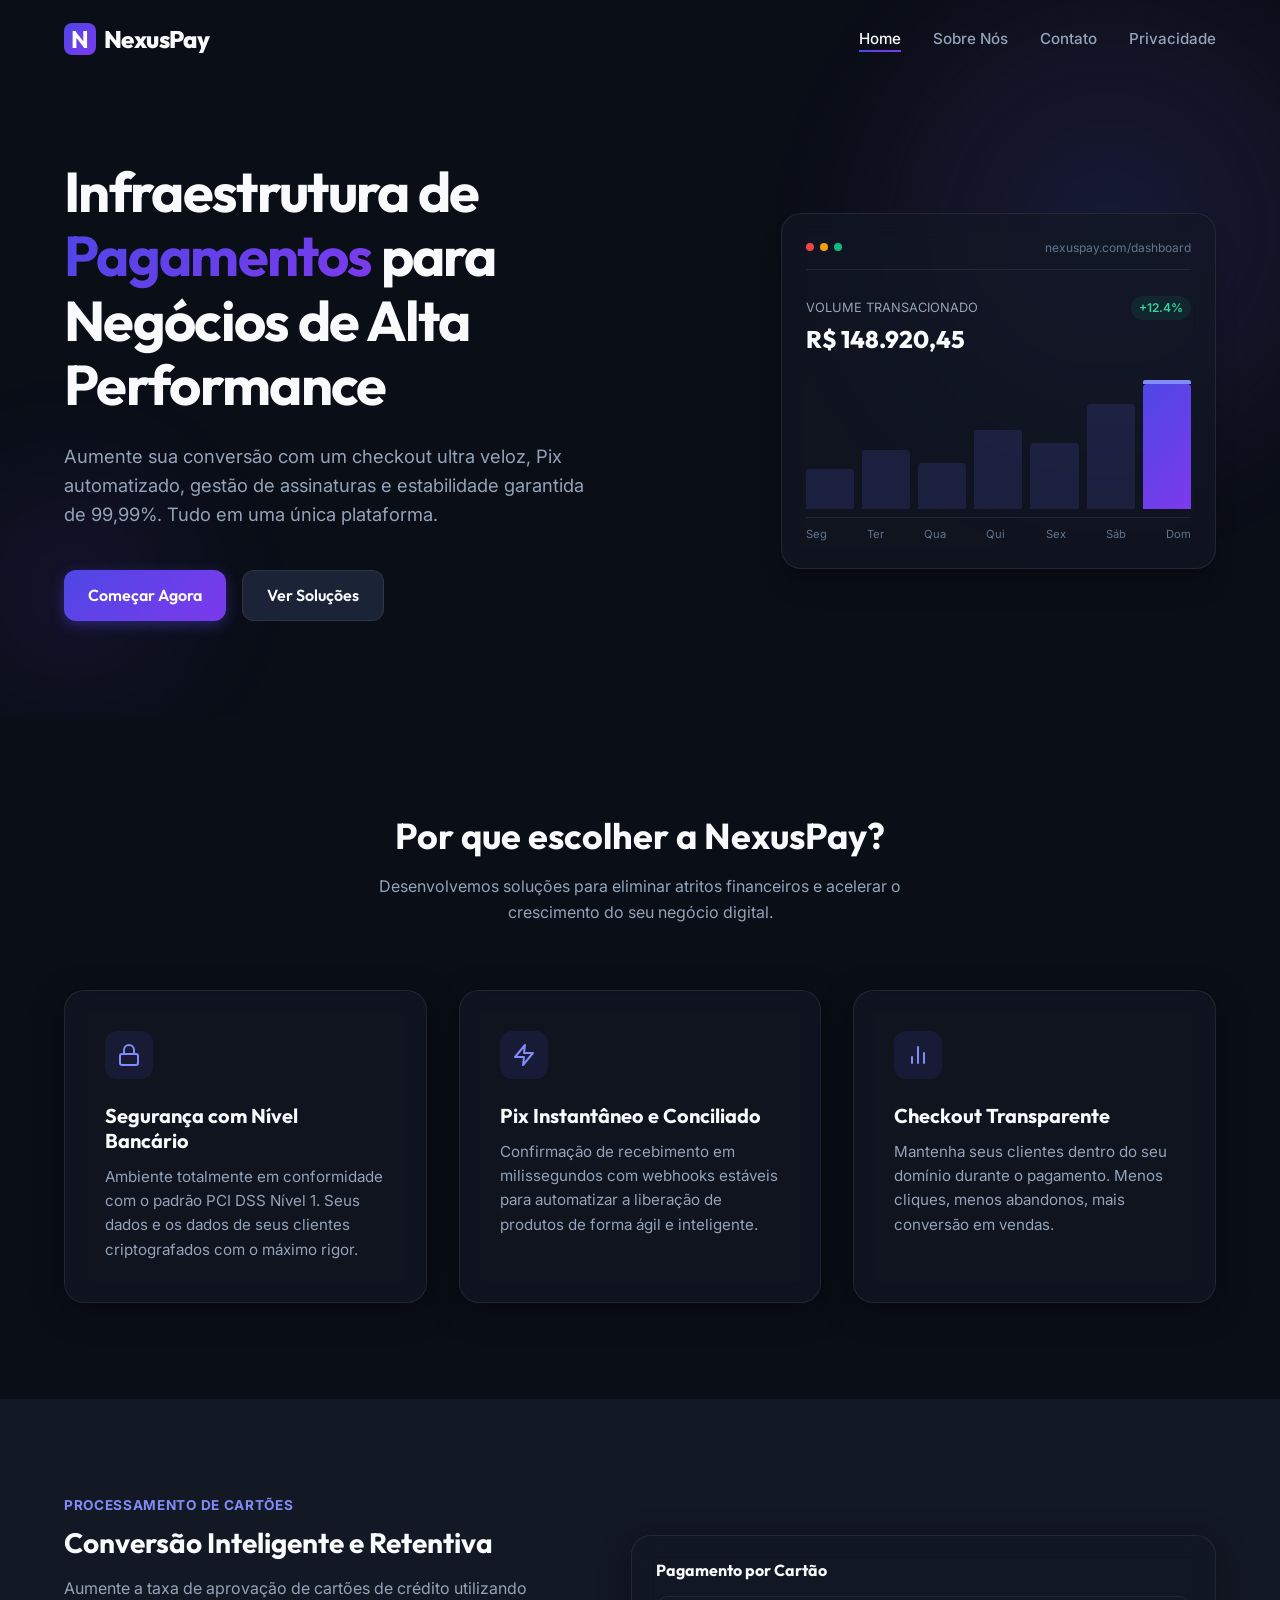
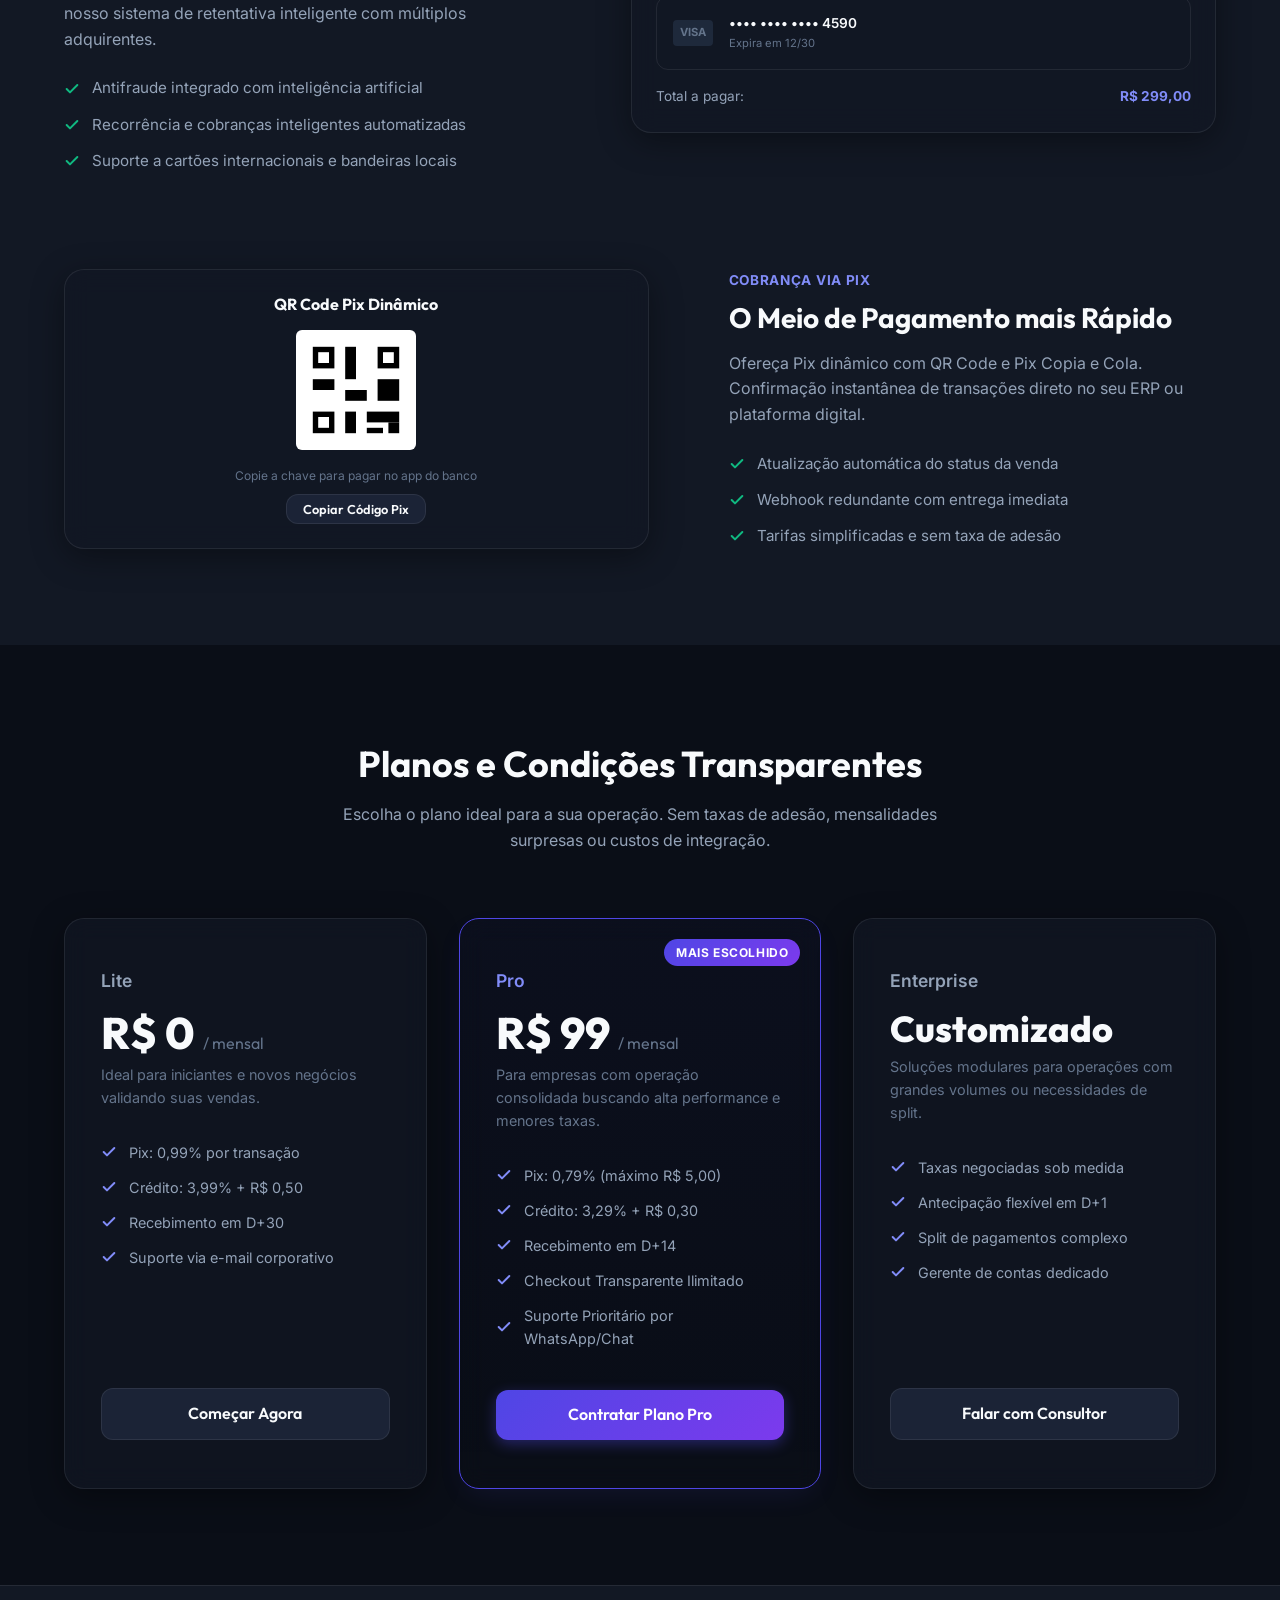
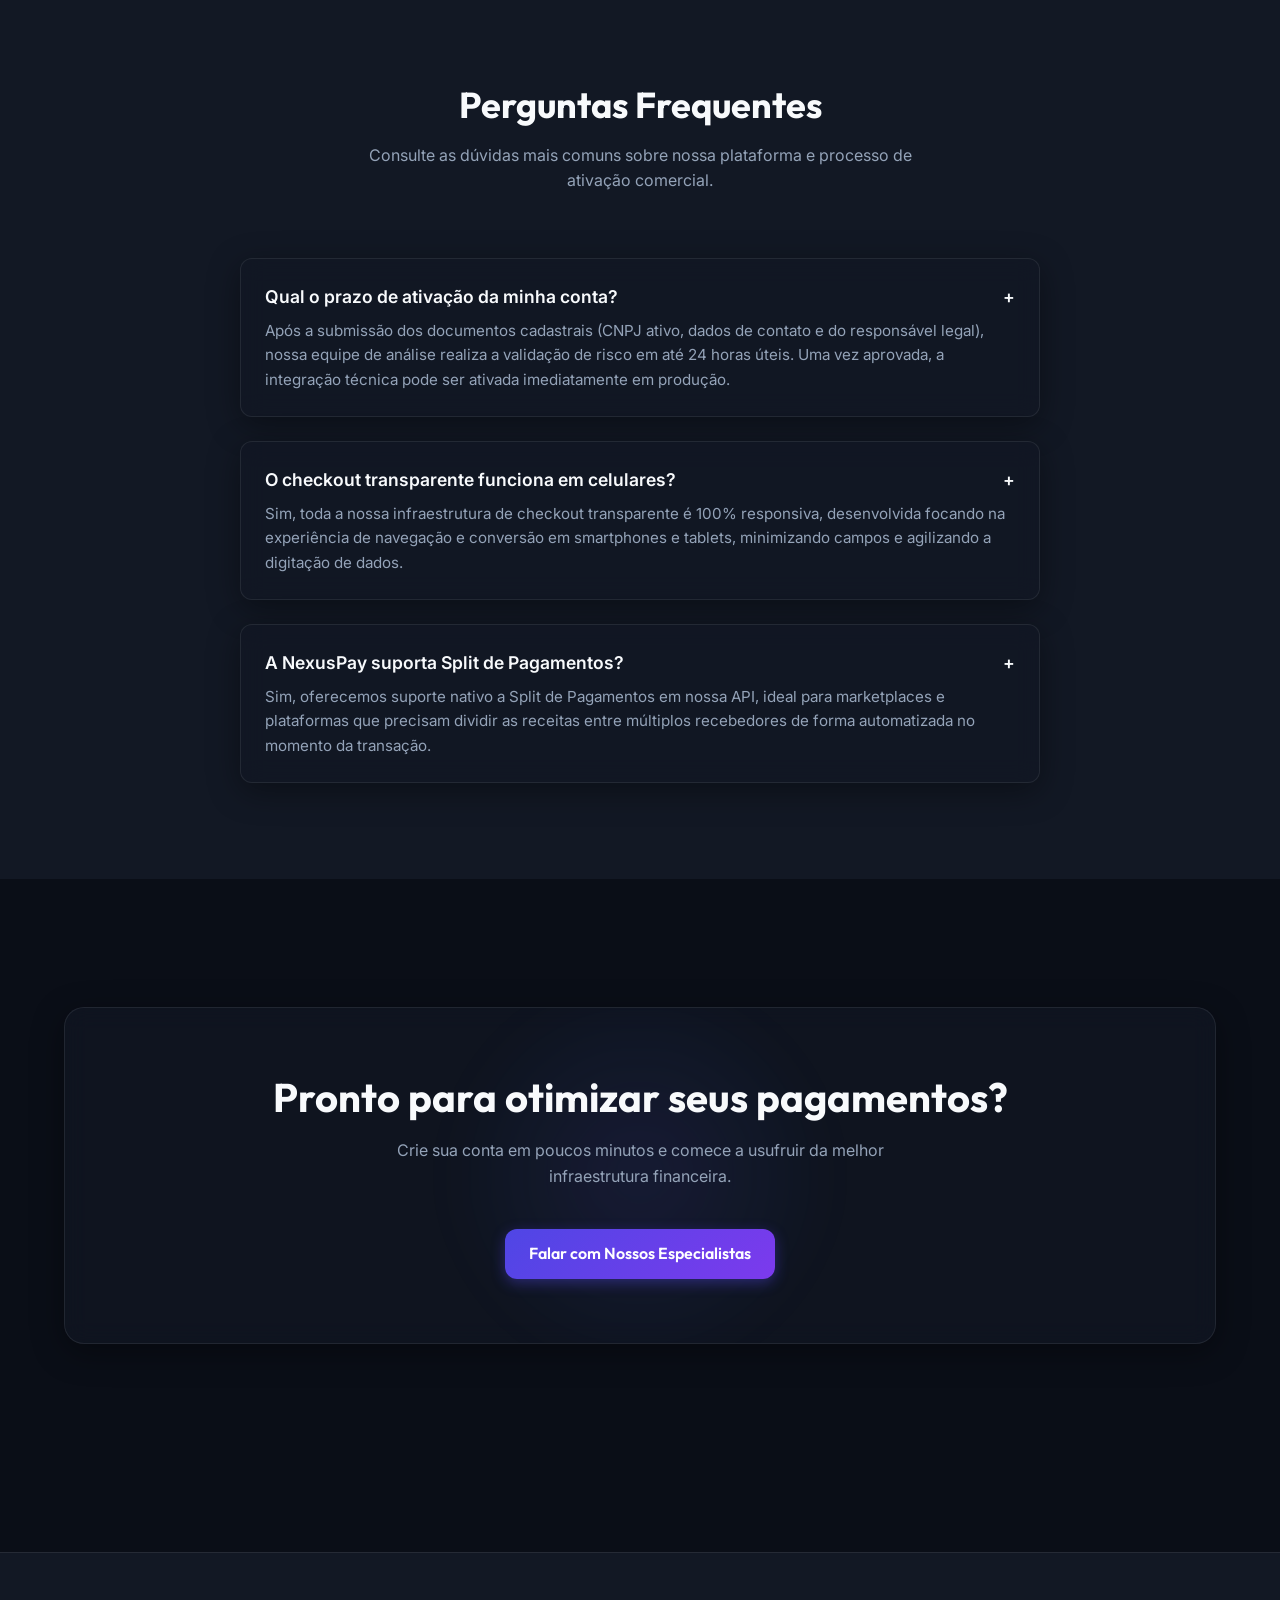
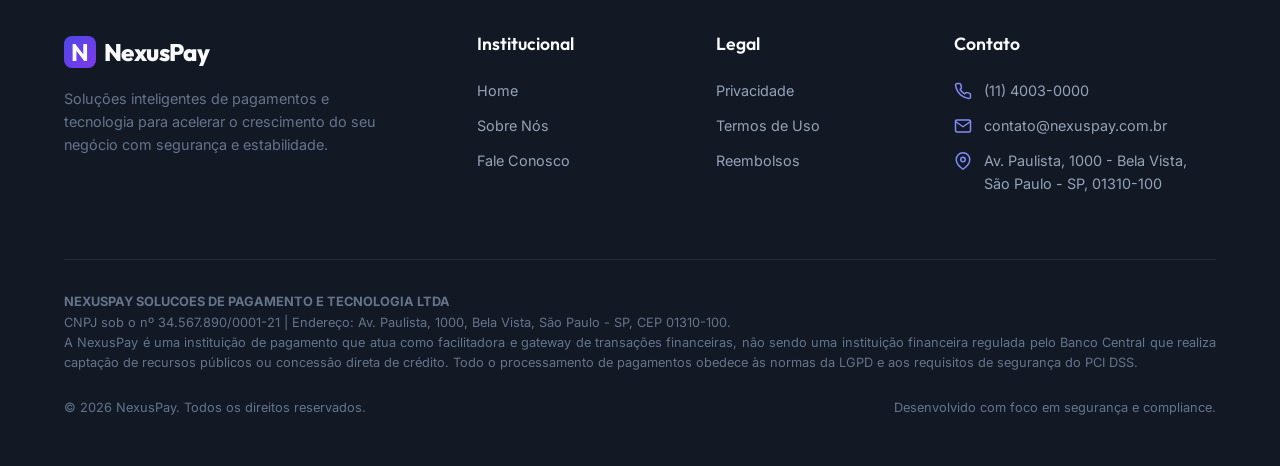
<file: site-compliance/index.html>
<!DOCTYPE html>
<html lang="pt-BR">
<head>
  <meta charset="UTF-8">
  <meta name="viewport" content="width=device-width, initial-scale=1.0">
  <title>NexusPay | Soluções de Pagamento e Infraestrutura Financeira</title>
  <meta name="description" content="Acelere seu negócio com a NexusPay. Gateway de pagamentos estável, checkout transparente, Pix inteligente e as melhores taxas do mercado. Conheça nossos planos!">
  <link rel="stylesheet" href="assets/css/style.css">
  <style>
    /* Estilos específicos da Home Page */
    
    /* Hero Section */
    .hero {
      padding: 10rem 0 6rem 0;
      position: relative;
      overflow: hidden;
    }
    .hero::before {
      content: '';
      position: absolute;
      top: -10%;
      right: -10%;
      width: 600px;
      height: 600px;
      background: radial-gradient(circle, rgba(99, 102, 241, 0.15) 0%, rgba(168, 85, 247, 0.05) 50%, rgba(0,0,0,0) 70%);
      border-radius: 50%;
      z-index: -1;
      filter: blur(40px);
    }
    .hero::after {
      content: '';
      position: absolute;
      bottom: -10%;
      left: -10%;
      width: 400px;
      height: 400px;
      background: radial-gradient(circle, rgba(124, 58, 237, 0.1) 0%, rgba(99, 102, 241, 0.02) 50%, rgba(0,0,0,0) 70%);
      border-radius: 50%;
      z-index: -1;
      filter: blur(30px);
    }
    .hero-grid {
      display: grid;
      grid-template-columns: 1.2fr 0.8fr;
      gap: 4rem;
      align-items: center;
    }
    .hero-content h1 {
      font-size: 3.5rem;
      line-height: 1.15;
      margin-bottom: 1.5rem;
      letter-spacing: -0.03em;
    }
    .hero-content p {
      font-size: 1.15rem;
      color: var(--text-secondary);
      margin-bottom: 2.5rem;
      max-width: 540px;
    }
    .hero-actions {
      display: flex;
      gap: 1rem;
    }
    
    /* Mockup/Dashboard Visual */
    .hero-visual {
      position: relative;
    }
    .dashboard-mock {
      padding: 1.5rem;
      border: 1px solid var(--border-color);
      box-shadow: var(--shadow-premium);
      position: relative;
      animation: float 6s ease-in-out infinite;
    }
    @keyframes float {
      0%, 100% { transform: translateY(0); }
      50% { transform: translateY(-10px); }
    }
    .dashboard-header {
      display: flex;
      justify-content: space-between;
      align-items: center;
      margin-bottom: 1.5rem;
      border-bottom: 1px solid var(--border-color);
      padding-bottom: 0.75rem;
    }
    .dots {
      display: flex;
      gap: 6px;
    }
    .dots span {
      width: 8px;
      height: 8px;
      border-radius: 50%;
      background: var(--text-muted);
      opacity: 0.5;
    }
    .dots span:nth-child(1) { background: #ef4444; opacity: 1; }
    .dots span:nth-child(2) { background: #f59e0b; opacity: 1; }
    .dots span:nth-child(3) { background: #10b981; opacity: 1; }
    
    .dashboard-chart {
      height: 140px;
      display: flex;
      align-items: flex-end;
      gap: 8px;
      margin-top: 1.5rem;
      padding-bottom: 0.5rem;
      border-bottom: 1px solid var(--border-color);
    }
    .chart-bar {
      flex: 1;
      background: rgba(99, 102, 241, 0.15);
      border-radius: 4px 4px 0 0;
      transition: height 1s ease;
      position: relative;
    }
    .chart-bar.active {
      background: var(--accent-gradient);
    }
    .chart-bar::after {
      content: '';
      position: absolute;
      top: -4px;
      left: 0;
      right: 0;
      height: 4px;
      border-radius: 2px 2px 0 0;
    }
    .chart-bar.active::after {
      background: var(--accent-light);
    }
    
    /* Features Section */
    .section-title {
      text-align: center;
      margin-bottom: 4rem;
    }
    .section-title h2 {
      font-size: 2.25rem;
      margin-bottom: 1rem;
    }
    .section-title p {
      color: var(--text-secondary);
      max-width: 600px;
      margin: 0 auto;
    }
    
    .features {
      padding: 6rem 0;
    }
    .features-grid {
      display: grid;
      grid-template-columns: repeat(auto-fit, minmax(320px, 1fr));
      gap: 2rem;
    }
    .feature-card {
      padding: 2.5rem;
      border: 1px solid var(--border-color);
      transition: all var(--transition-normal);
      border-radius: var(--radius-lg);
    }
    .feature-card:hover {
      border-color: var(--accent-light);
      transform: translateY(-5px);
      box-shadow: 0 10px 30px -10px rgba(99, 102, 241, 0.2);
    }
    .feature-icon {
      width: 48px;
      height: 48px;
      border-radius: var(--radius-md);
      background: rgba(99, 102, 241, 0.1);
      color: var(--accent-light);
      display: flex;
      align-items: center;
      justify-content: center;
      margin-bottom: 1.5rem;
    }
    .feature-card h3 {
      font-size: 1.25rem;
      margin-bottom: 0.75rem;
    }
    .feature-card p {
      color: var(--text-secondary);
      font-size: 0.95rem;
    }
    
    /* Solutions Section */
    .solutions {
      padding: 6rem 0;
      background: var(--bg-secondary);
      border-y: 1px solid var(--border-color);
    }
    .solutions-row {
      display: grid;
      grid-template-columns: 1fr 1.2fr;
      gap: 5rem;
      align-items: center;
      margin-bottom: 6rem;
    }
    .solutions-row:last-child {
      margin-bottom: 0;
    }
    .solutions-row.reverse {
      grid-template-columns: 1.2fr 1fr;
    }
    .solutions-row.reverse .solutions-img {
      order: 1;
    }
    .solutions-row.reverse .solutions-text {
      order: 2;
    }
    .solutions-text h3 {
      font-size: 1.75rem;
      margin-bottom: 1rem;
    }
    .solutions-text p {
      color: var(--text-secondary);
      margin-bottom: 1.5rem;
    }
    .solutions-list {
      display: flex;
      flex-direction: column;
      gap: 0.75rem;
    }
    .solutions-list li {
      display: flex;
      align-items: center;
      gap: 0.75rem;
      color: var(--text-secondary);
      font-size: 0.95rem;
    }
    .solutions-list svg {
      color: var(--success);
      flex-shrink: 0;
    }
    .solutions-img {
      border: 1px solid var(--border-color);
      padding: 1.5rem;
      border-radius: var(--radius-lg);
    }
    
    /* Pricing Section */
    .pricing {
      padding: 6rem 0;
    }
    .pricing-grid {
      display: grid;
      grid-template-columns: repeat(3, 1fr);
      gap: 2rem;
      align-items: stretch;
    }
    .price-card {
      padding: 3rem 2.25rem;
      border: 1px solid var(--border-color);
      border-radius: var(--radius-lg);
      display: flex;
      flex-direction: column;
      transition: all var(--transition-normal);
      position: relative;
    }
    .price-card.popular {
      border-color: var(--accent);
      background: linear-gradient(180deg, rgba(79, 70, 229, 0.03) 0%, rgba(0,0,0,0) 100%);
      box-shadow: 0 10px 30px -10px rgba(79, 70, 229, 0.15);
    }
    .popular-tag {
      position: absolute;
      top: 1.25rem;
      right: 1.25rem;
      background: var(--accent-gradient);
      color: #fff;
      font-size: 0.75rem;
      font-weight: 700;
      padding: 0.25rem 0.75rem;
      border-radius: var(--radius-full);
      text-transform: uppercase;
      letter-spacing: 0.05em;
    }
    .price-card:hover {
      transform: translateY(-5px);
      border-color: var(--accent-light);
    }
    .price-name {
      font-size: 1.1rem;
      font-weight: 600;
      color: var(--text-secondary);
      margin-bottom: 1rem;
    }
    .price-value {
      font-size: 2.75rem;
      font-weight: 800;
      font-family: var(--font-title);
      line-height: 1;
      margin-bottom: 0.5rem;
    }
    .price-value span {
      font-size: 1rem;
      font-weight: 400;
      color: var(--text-muted);
    }
    .price-desc {
      font-size: 0.9rem;
      color: var(--text-muted);
      margin-bottom: 2rem;
      min-height: 2.7rem;
    }
    .price-features {
      margin-bottom: 2.5rem;
      display: flex;
      flex-direction: column;
      gap: 0.75rem;
      flex-grow: 1;
    }
    .price-features li {
      display: flex;
      align-items: center;
      gap: 0.75rem;
      font-size: 0.9rem;
      color: var(--text-secondary);
    }
    .price-features svg {
      color: var(--accent-light);
      flex-shrink: 0;
    }
    
    /* FAQ Section */
    .faq {
      padding: 6rem 0;
      background: var(--bg-secondary);
      border-top: 1px solid var(--border-color);
    }
    .faq-grid {
      max-width: 800px;
      margin: 0 auto;
      display: flex;
      flex-direction: column;
      gap: 1.5rem;
    }
    .faq-item {
      padding: 1.5rem;
      border: 1px solid var(--border-color);
      border-radius: var(--radius-md);
      transition: all var(--transition-normal);
    }
    .faq-item:hover {
      border-color: var(--border-color-hover);
    }
    .faq-question {
      font-size: 1.1rem;
      font-weight: 600;
      margin-bottom: 0.5rem;
      color: var(--text-primary);
      display: flex;
      justify-content: space-between;
      align-items: center;
      cursor: pointer;
    }
    .faq-answer {
      color: var(--text-secondary);
      font-size: 0.95rem;
      line-height: 1.6;
    }
    
    /* CTA Section */
    .cta {
      padding: 8rem 0;
      text-align: center;
      position: relative;
    }
    .cta-box {
      padding: 4rem 2rem;
      border: 1px solid var(--border-color);
      position: relative;
      overflow: hidden;
    }
    .cta-box::before {
      content: '';
      position: absolute;
      top: 50%;
      left: 50%;
      transform: translate(-50%, -50%);
      width: 400px;
      height: 400px;
      background: radial-gradient(circle, rgba(99, 102, 241, 0.1) 0%, rgba(0,0,0,0) 70%);
      z-index: -1;
      filter: blur(20px);
    }
    .cta h2 {
      font-size: 2.5rem;
      margin-bottom: 1rem;
    }
    .cta p {
      color: var(--text-secondary);
      max-width: 500px;
      margin: 0 auto 2.5rem auto;
    }
    
    /* Responsividade */
    @media (max-width: 992px) {
      .hero-grid {
        grid-template-columns: 1fr;
        gap: 3rem;
        text-align: center;
      }
      .hero-content p {
        margin: 0 auto 2.5rem auto;
      }
      .hero-actions {
        justify-content: center;
      }
      .hero-visual {
        max-width: 500px;
        margin: 0 auto;
      }
      .pricing-grid {
        grid-template-columns: 1fr;
        max-width: 500px;
        margin: 0 auto;
      }
      .solutions-row, .solutions-row.reverse {
        grid-template-columns: 1fr;
        gap: 3rem;
      }
      .solutions-row.reverse .solutions-img {
        order: 2;
      }
      .solutions-row.reverse .solutions-text {
        order: 1;
      }
    }
    
    @media (max-width: 576px) {
      .hero-content h1 {
        font-size: 2.5rem;
      }
      .hero-actions {
        flex-direction: column;
        gap: 1rem;
      }
      .btn {
        width: 100%;
      }
    }
  </style>
</head>
<body>

  <!-- NAVBAR -->
  <nav class="navbar" id="navbar">
    <div class="container">
      <a href="index.html" class="logo" id="nav-logo">
        <div class="logo-icon">N</div>
        <span>NexusPay</span>
      </a>
      <button class="menu-toggle" id="menu-toggle" aria-label="Abrir Menu">
        <span></span>
        <span></span>
        <span></span>
      </button>
      <ul class="nav-links" id="nav-links">
        <li><a href="index.html" class="nav-link active">Home</a></li>
        <li><a href="sobre.html" class="nav-link">Sobre Nós</a></li>
        <li><a href="contato.html" class="nav-link">Contato</a></li>
        <li><a href="politica-privacidade.html" class="nav-link">Privacidade</a></li>
      </ul>
    </div>
  </nav>

  <!-- HERO SECTION -->
  <header class="hero">
    <div class="container">
      <div class="hero-grid">
        <div class="hero-content">
          <h1>Infraestrutura de <span class="gradient-text">Pagamentos</span> para Negócios de Alta Performance</h1>
          <p>Aumente sua conversão com um checkout ultra veloz, Pix automatizado, gestão de assinaturas e estabilidade garantida de 99,99%. Tudo em uma única plataforma.</p>
          <div class="hero-actions">
            <a href="contato.html" class="btn btn-primary">Começar Agora</a>
            <a href="#solucoes" class="btn btn-secondary">Ver Soluções</a>
          </div>
        </div>
        <div class="hero-visual">
          <div class="glass-panel dashboard-mock">
            <div class="dashboard-header">
              <div class="dots">
                <span></span>
                <span></span>
                <span></span>
              </div>
              <span style="font-size: 0.75rem; color: var(--text-muted);">nexuspay.com/dashboard</span>
            </div>
            <div style="display: flex; justify-content: space-between; align-items: baseline;">
              <div>
                <span style="font-size: 0.8rem; color: var(--text-secondary); text-transform: uppercase;">Volume Transacionado</span>
                <h3 style="font-size: 1.5rem; font-family: var(--font-title); font-weight: 800; margin-top: 0.25rem;">R$ 148.920,45</h3>
              </div>
              <span style="font-size: 0.75rem; color: var(--success-light); font-weight: 600; background: rgba(16, 185, 129, 0.1); padding: 0.15rem 0.5rem; border-radius: var(--radius-full);">+12.4%</span>
            </div>
            
            <div class="dashboard-chart">
              <div class="chart-bar" style="height: 30%;"></div>
              <div class="chart-bar" style="height: 45%;"></div>
              <div class="chart-bar" style="height: 35%;"></div>
              <div class="chart-bar" style="height: 60%;"></div>
              <div class="chart-bar" style="height: 50%;"></div>
              <div class="chart-bar" style="height: 80%;"></div>
              <div class="chart-bar active" style="height: 95%;"></div>
            </div>
            
            <div style="display: flex; justify-content: space-between; font-size: 0.7rem; color: var(--text-muted); margin-top: 0.5rem;">
              <span>Seg</span>
              <span>Ter</span>
              <span>Qua</span>
              <span>Qui</span>
              <span>Sex</span>
              <span>Sáb</span>
              <span>Dom</span>
            </div>
          </div>
        </div>
      </div>
    </div>
  </header>

  <!-- FEATURES -->
  <section class="features">
    <div class="container">
      <div class="section-title">
        <h2>Por que escolher a NexusPay?</h2>
        <p>Desenvolvemos soluções para eliminar atritos financeiros e acelerar o crescimento do seu negócio digital.</p>
      </div>
      <div class="features-grid">
        <div class="glass-panel feature-card">
          <div class="feature-icon">
            <svg width="24" height="24" viewBox="0 0 24 24" fill="none" stroke="currentColor" stroke-width="2" stroke-linecap="round" stroke-linejoin="round"><rect x="3" y="11" width="18" height="11" rx="2" ry="2"></rect><path d="M7 11V7a5 5 0 0 1 10 0v4"></path></svg>
          </div>
          <h3>Segurança com Nível Bancário</h3>
          <p>Ambiente totalmente em conformidade com o padrão PCI DSS Nível 1. Seus dados e os dados de seus clientes criptografados com o máximo rigor.</p>
        </div>
        <div class="glass-panel feature-card">
          <div class="feature-icon">
            <svg width="24" height="24" viewBox="0 0 24 24" fill="none" stroke="currentColor" stroke-width="2" stroke-linecap="round" stroke-linejoin="round"><polygon points="13 2 3 14 12 14 11 22 21 10 12 10 13 2"></polygon></svg>
          </div>
          <h3>Pix Instantâneo e Conciliado</h3>
          <p>Confirmação de recebimento em milissegundos com webhooks estáveis para automatizar a liberação de produtos de forma ágil e inteligente.</p>
        </div>
        <div class="glass-panel feature-card">
          <div class="feature-icon">
            <svg width="24" height="24" viewBox="0 0 24 24" fill="none" stroke="currentColor" stroke-width="2" stroke-linecap="round" stroke-linejoin="round"><line x1="18" y1="20" x2="18" y2="10"></line><line x1="12" y1="20" x2="12" y2="4"></line><line x1="6" y1="20" x2="6" y2="14"></line></svg>
          </div>
          <h3>Checkout Transparente</h3>
          <p>Mantenha seus clientes dentro do seu domínio durante o pagamento. Menos cliques, menos abandonos, mais conversão em vendas.</p>
        </div>
      </div>
    </div>
  </section>

  <!-- SOLUTIONS -->
  <section class="solutions" id="solucoes">
    <div class="container">
      <div class="solutions-row">
        <div class="solutions-text">
          <span style="font-size: 0.85rem; font-weight: 700; color: var(--accent-light); text-transform: uppercase; letter-spacing: 0.05em; display: block; margin-bottom: 0.5rem;">Processamento de Cartões</span>
          <h3>Conversão Inteligente e Retentiva</h3>
          <p>Aumente a taxa de aprovação de cartões de crédito utilizando nosso sistema de retentativa inteligente com múltiplos adquirentes.</p>
          <ul class="solutions-list">
            <li>
              <svg width="16" height="16" viewBox="0 0 24 24" fill="none" stroke="currentColor" stroke-width="3" stroke-linecap="round" stroke-linejoin="round"><polyline points="20 6 9 17 4 12"></polyline></svg>
              <span>Antifraude integrado com inteligência artificial</span>
            </li>
            <li>
              <svg width="16" height="16" viewBox="0 0 24 24" fill="none" stroke="currentColor" stroke-width="3" stroke-linecap="round" stroke-linejoin="round"><polyline points="20 6 9 17 4 12"></polyline></svg>
              <span>Recorrência e cobranças inteligentes automatizadas</span>
            </li>
            <li>
              <svg width="16" height="16" viewBox="0 0 24 24" fill="none" stroke="currentColor" stroke-width="3" stroke-linecap="round" stroke-linejoin="round"><polyline points="20 6 9 17 4 12"></polyline></svg>
              <span>Suporte a cartões internacionais e bandeiras locais</span>
            </li>
          </ul>
        </div>
        <div class="hero-visual">
          <div class="glass-panel solutions-img">
            <h4 style="margin-bottom: 1rem; font-size: 1rem;">Pagamento por Cartão</h4>
            <div style="border: 1px solid var(--border-color); padding: 1rem; border-radius: var(--radius-md); display: flex; align-items: center; gap: 1rem; margin-bottom: 1rem;">
              <div style="width: 40px; height: 26px; background: #1e293b; border-radius: 4px; display:flex; align-items:center; justify-content:center; font-weight:bold; font-size:0.7rem; color:var(--text-muted);">VISA</div>
              <div style="flex-grow:1;">
                <p style="font-size:0.85rem; font-weight:600;">•••• •••• •••• 4590</p>
                <p style="font-size:0.7rem; color:var(--text-muted);">Expira em 12/30</p>
              </div>
            </div>
            <div style="display:flex; justify-content:space-between; align-items:center; font-size:0.85rem;">
              <span style="color:var(--text-secondary);">Total a pagar:</span>
              <span style="font-weight:700; color:var(--accent-light);">R$ 299,00</span>
            </div>
          </div>
        </div>
      </div>

      <div class="solutions-row reverse">
        <div class="solutions-text">
          <span style="font-size: 0.85rem; font-weight: 700; color: var(--accent-light); text-transform: uppercase; letter-spacing: 0.05em; display: block; margin-bottom: 0.5rem;">Cobrança Via Pix</span>
          <h3>O Meio de Pagamento mais Rápido</h3>
          <p>Ofereça Pix dinâmico com QR Code e Pix Copia e Cola. Confirmação instantânea de transações direto no seu ERP ou plataforma digital.</p>
          <ul class="solutions-list">
            <li>
              <svg width="16" height="16" viewBox="0 0 24 24" fill="none" stroke="currentColor" stroke-width="3" stroke-linecap="round" stroke-linejoin="round"><polyline points="20 6 9 17 4 12"></polyline></svg>
              <span>Atualização automática do status da venda</span>
            </li>
            <li>
              <svg width="16" height="16" viewBox="0 0 24 24" fill="none" stroke="currentColor" stroke-width="3" stroke-linecap="round" stroke-linejoin="round"><polyline points="20 6 9 17 4 12"></polyline></svg>
              <span>Webhook redundante com entrega imediata</span>
            </li>
            <li>
              <svg width="16" height="16" viewBox="0 0 24 24" fill="none" stroke="currentColor" stroke-width="3" stroke-linecap="round" stroke-linejoin="round"><polyline points="20 6 9 17 4 12"></polyline></svg>
              <span>Tarifas simplificadas e sem taxa de adesão</span>
            </li>
          </ul>
        </div>
        <div class="hero-visual">
          <div class="glass-panel solutions-img" style="text-align: center;">
            <h4 style="margin-bottom: 1rem; font-size: 1rem;">QR Code Pix Dinâmico</h4>
            <!-- Desenho simples do QR Code com SVG -->
            <svg width="120" height="120" viewBox="0 0 100 100" fill="none" xmlns="http://www.w3.org/2000/svg" style="margin: 0 auto 1rem auto; background: white; padding: 6px; border-radius: var(--radius-sm);">
              <rect width="100" height="100" fill="white"/>
              <rect x="10" y="10" width="20" height="20" fill="black"/>
              <rect x="15" y="15" width="10" height="10" fill="white"/>
              <rect x="70" y="10" width="20" height="20" fill="black"/>
              <rect x="75" y="15" width="10" height="10" fill="white"/>
              <rect x="10" y="70" width="20" height="20" fill="black"/>
              <rect x="15" y="75" width="10" height="10" fill="white"/>
              <!-- Elementos internos mock -->
              <rect x="40" y="10" width="10" height="30" fill="black"/>
              <rect x="40" y="50" width="20" height="10" fill="black"/>
              <rect x="70" y="40" width="20" height="20" fill="black"/>
              <rect x="10" y="40" width="20" height="10" fill="black"/>
              <rect x="40" y="70" width="10" height="20" fill="black"/>
              <rect x="60" y="70" width="30" height="10" fill="black"/>
              <rect x="60" y="85" width="15" height="5" fill="black"/>
              <rect x="80" y="80" width="10" height="10" fill="black"/>
            </svg>
            <span style="font-size:0.75rem; color:var(--text-muted); display:block; margin-bottom: 0.5rem;">Copie a chave para pagar no app do banco</span>
            <button class="btn btn-secondary" style="font-size:0.8rem; padding: 0.4rem 1rem;">Copiar Código Pix</button>
          </div>
        </div>
      </div>
    </div>
  </section>

  <!-- PRICING SECTION -->
  <section class="pricing">
    <div class="container">
      <div class="section-title">
        <h2>Planos e Condições Transparentes</h2>
        <p>Escolha o plano ideal para a sua operação. Sem taxas de adesão, mensalidades surpresas ou custos de integração.</p>
      </div>
      <div class="pricing-grid">
        <!-- Plano Lite -->
        <div class="glass-panel price-card">
          <div class="price-name">Lite</div>
          <div class="price-value">R$ 0 <span>/ mensal</span></div>
          <div class="price-desc">Ideal para iniciantes e novos negócios validando suas vendas.</div>
          <ul class="price-features">
            <li>
              <svg width="16" height="16" viewBox="0 0 24 24" fill="none" stroke="currentColor" stroke-width="3" stroke-linecap="round" stroke-linejoin="round"><polyline points="20 6 9 17 4 12"></polyline></svg>
              <span>Pix: 0,99% por transação</span>
            </li>
            <li>
              <svg width="16" height="16" viewBox="0 0 24 24" fill="none" stroke="currentColor" stroke-width="3" stroke-linecap="round" stroke-linejoin="round"><polyline points="20 6 9 17 4 12"></polyline></svg>
              <span>Crédito: 3,99% + R$ 0,50</span>
            </li>
            <li>
              <svg width="16" height="16" viewBox="0 0 24 24" fill="none" stroke="currentColor" stroke-width="3" stroke-linecap="round" stroke-linejoin="round"><polyline points="20 6 9 17 4 12"></polyline></svg>
              <span>Recebimento em D+30</span>
            </li>
            <li>
              <svg width="16" height="16" viewBox="0 0 24 24" fill="none" stroke="currentColor" stroke-width="3" stroke-linecap="round" stroke-linejoin="round"><polyline points="20 6 9 17 4 12"></polyline></svg>
              <span>Suporte via e-mail corporativo</span>
            </li>
          </ul>
          <a href="contato.html" class="btn btn-secondary">Começar Agora</a>
        </div>
        <!-- Plano Pro -->
        <div class="glass-panel price-card popular">
          <span class="popular-tag">Mais Escolhido</span>
          <div class="price-name" style="color: var(--accent-light);">Pro</div>
          <div class="price-value">R$ 99 <span>/ mensal</span></div>
          <div class="price-desc">Para empresas com operação consolidada buscando alta performance e menores taxas.</div>
          <ul class="price-features">
            <li>
              <svg width="16" height="16" viewBox="0 0 24 24" fill="none" stroke="currentColor" stroke-width="3" stroke-linecap="round" stroke-linejoin="round"><polyline points="20 6 9 17 4 12"></polyline></svg>
              <span>Pix: 0,79% (máximo R$ 5,00)</span>
            </li>
            <li>
              <svg width="16" height="16" viewBox="0 0 24 24" fill="none" stroke="currentColor" stroke-width="3" stroke-linecap="round" stroke-linejoin="round"><polyline points="20 6 9 17 4 12"></polyline></svg>
              <span>Crédito: 3,29% + R$ 0,30</span>
            </li>
            <li>
              <svg width="16" height="16" viewBox="0 0 24 24" fill="none" stroke="currentColor" stroke-width="3" stroke-linecap="round" stroke-linejoin="round"><polyline points="20 6 9 17 4 12"></polyline></svg>
              <span>Recebimento em D+14</span>
            </li>
            <li>
              <svg width="16" height="16" viewBox="0 0 24 24" fill="none" stroke="currentColor" stroke-width="3" stroke-linecap="round" stroke-linejoin="round"><polyline points="20 6 9 17 4 12"></polyline></svg>
              <span>Checkout Transparente Ilimitado</span>
            </li>
            <li>
              <svg width="16" height="16" viewBox="0 0 24 24" fill="none" stroke="currentColor" stroke-width="3" stroke-linecap="round" stroke-linejoin="round"><polyline points="20 6 9 17 4 12"></polyline></svg>
              <span>Suporte Prioritário por WhatsApp/Chat</span>
            </li>
          </ul>
          <a href="contato.html" class="btn btn-primary">Contratar Plano Pro</a>
        </div>
        <!-- Plano Enterprise -->
        <div class="glass-panel price-card">
          <div class="price-name">Enterprise</div>
          <div class="price-value" style="font-size: 2.25rem;">Customizado</div>
          <div class="price-desc">Soluções modulares para operações com grandes volumes ou necessidades de split.</div>
          <ul class="price-features">
            <li>
              <svg width="16" height="16" viewBox="0 0 24 24" fill="none" stroke="currentColor" stroke-width="3" stroke-linecap="round" stroke-linejoin="round"><polyline points="20 6 9 17 4 12"></polyline></svg>
              <span>Taxas negociadas sob medida</span>
            </li>
            <li>
              <svg width="16" height="16" viewBox="0 0 24 24" fill="none" stroke="currentColor" stroke-width="3" stroke-linecap="round" stroke-linejoin="round"><polyline points="20 6 9 17 4 12"></polyline></svg>
              <span>Antecipação flexível em D+1</span>
            </li>
            <li>
              <svg width="16" height="16" viewBox="0 0 24 24" fill="none" stroke="currentColor" stroke-width="3" stroke-linecap="round" stroke-linejoin="round"><polyline points="20 6 9 17 4 12"></polyline></svg>
              <span>Split de pagamentos complexo</span>
            </li>
            <li>
              <svg width="16" height="16" viewBox="0 0 24 24" fill="none" stroke="currentColor" stroke-width="3" stroke-linecap="round" stroke-linejoin="round"><polyline points="20 6 9 17 4 12"></polyline></svg>
              <span>Gerente de contas dedicado</span>
            </li>
          </ul>
          <a href="contato.html" class="btn btn-secondary">Falar com Consultor</a>
        </div>
      </div>
    </div>
  </section>

  <!-- FAQ SECTION -->
  <section class="faq">
    <div class="container">
      <div class="section-title">
        <h2>Perguntas Frequentes</h2>
        <p>Consulte as dúvidas mais comuns sobre nossa plataforma e processo de ativação comercial.</p>
      </div>
      <div class="faq-grid">
        <div class="glass-panel faq-item">
          <div class="faq-question">
            Qual o prazo de ativação da minha conta?
            <span>+</span>
          </div>
          <div class="faq-answer">
            Após a submissão dos documentos cadastrais (CNPJ ativo, dados de contato e do responsável legal), nossa equipe de análise realiza a validação de risco em até 24 horas úteis. Uma vez aprovada, a integração técnica pode ser ativada imediatamente em produção.
          </div>
        </div>
        <div class="glass-panel faq-item">
          <div class="faq-question">
            O checkout transparente funciona em celulares?
            <span>+</span>
          </div>
          <div class="faq-answer">
            Sim, toda a nossa infraestrutura de checkout transparente é 100% responsiva, desenvolvida focando na experiência de navegação e conversão em smartphones e tablets, minimizando campos e agilizando a digitação de dados.
          </div>
        </div>
        <div class="glass-panel faq-item">
          <div class="faq-question">
            A NexusPay suporta Split de Pagamentos?
            <span>+</span>
          </div>
          <div class="faq-answer">
            Sim, oferecemos suporte nativo a Split de Pagamentos em nossa API, ideal para marketplaces e plataformas que precisam dividir as receitas entre múltiplos recebedores de forma automatizada no momento da transação.
          </div>
        </div>
      </div>
    </div>
  </section>

  <!-- CTA SECTION -->
  <section class="cta">
    <div class="container">
      <div class="glass-panel cta-box">
        <h2>Pronto para otimizar seus pagamentos?</h2>
        <p>Crie sua conta em poucos minutos e comece a usufruir da melhor infraestrutura financeira.</p>
        <a href="contato.html" class="btn btn-primary">Falar com Nossos Especialistas</a>
      </div>
    </div>
  </section>

  <!-- FOOTER -->
  <footer class="footer">
    <div class="container">
      <div class="footer-grid">
        <div class="footer-brand">
          <a href="index.html" class="logo">
            <div class="logo-icon">N</div>
            <span>NexusPay</span>
          </a>
          <p>Soluções inteligentes de pagamentos e tecnologia para acelerar o crescimento do seu negócio com segurança e estabilidade.</p>
        </div>
        <div>
          <h3 class="footer-title">Institucional</h3>
          <ul class="footer-links">
            <li><a href="index.html">Home</a></li>
            <li><a href="sobre.html">Sobre Nós</a></li>
            <li><a href="contato.html">Fale Conosco</a></li>
          </ul>
        </div>
        <div>
          <h3 class="footer-title">Legal</h3>
          <ul class="footer-links">
            <li><a href="politica-privacidade.html">Privacidade</a></li>
            <li><a href="termos-uso.html">Termos de Uso</a></li>
            <li><a href="politica-reembolso.html">Reembolsos</a></li>
          </ul>
        </div>
        <div>
          <h3 class="footer-title">Contato</h3>
          <ul class="footer-contact-info">
            <li>
              <svg width="18" height="18" viewBox="0 0 24 24" fill="none" stroke="currentColor" stroke-width="2" stroke-linecap="round" stroke-linejoin="round"><path d="M22 16.92v3a2 2 0 0 1-2.18 2 19.79 19.79 0 0 1-8.63-3.07 19.5 19.5 0 0 1-6-6 19.79 19.79 0 0 1-3.07-8.67A2 2 0 0 1 4.11 2h3a2 2 0 0 1 2 1.72 12.84 12.84 0 0 0 .7 2.81 2 2 0 0 1-.45 2.11L8.09 9.91a16 16 0 0 0 6 6l1.27-1.27a2 2 0 0 1 2.11-.45 12.84 12.84 0 0 0 2.81.7A2 2 0 0 1 22 16.92z"></path></svg>
              <span>(11) 4003-0000</span>
            </li>
            <li>
              <svg width="18" height="18" viewBox="0 0 24 24" fill="none" stroke="currentColor" stroke-width="2" stroke-linecap="round" stroke-linejoin="round"><path d="M4 4h16c1.1 0 2 .9 2 2v12c0 1.1-.9 2-2 2H4c-1.1 0-2-.9-2-2V6c0-1.1.9-2 2-2z"></path><polyline points="22,6 12,13 2,6"></polyline></svg>
              <span>contato@nexuspay.com.br</span>
            </li>
            <li>
              <svg width="18" height="18" viewBox="0 0 24 24" fill="none" stroke="currentColor" stroke-width="2" stroke-linecap="round" stroke-linejoin="round"><path d="M21 10c0 7-9 13-9 13s-9-6-9-13a9 9 0 0 1 18 0z"></path><circle cx="12" cy="10" r="3"></circle></svg>
              <span>Av. Paulista, 1000 - Bela Vista, São Paulo - SP, 01310-100</span>
            </li>
          </ul>
        </div>
      </div>
      
      <div class="footer-compliance">
        <div class="compliance-info">
          <strong>NEXUSPAY SOLUCOES DE PAGAMENTO E TECNOLOGIA LTDA</strong><br>
          CNPJ sob o nº 34.567.890/0001-21 | Endereço: Av. Paulista, 1000, Bela Vista, São Paulo - SP, CEP 01310-100.<br>
          A NexusPay é uma instituição de pagamento que atua como facilitadora e gateway de transações financeiras, não sendo uma instituição financeira regulada pelo Banco Central que realiza captação de recursos públicos ou concessão direta de crédito. Todo o processamento de pagamentos obedece às normas da LGPD e aos requisitos de segurança do PCI DSS.
        </div>
        <div class="footer-bottom">
          <p>&copy; 2026 NexusPay. Todos os direitos reservados.</p>
          <p>Desenvolvido com foco em segurança e compliance.</p>
        </div>
      </div>
    </div>
  </footer>

  <script src="assets/js/main.js"></script>
</body>
</html>
</file>
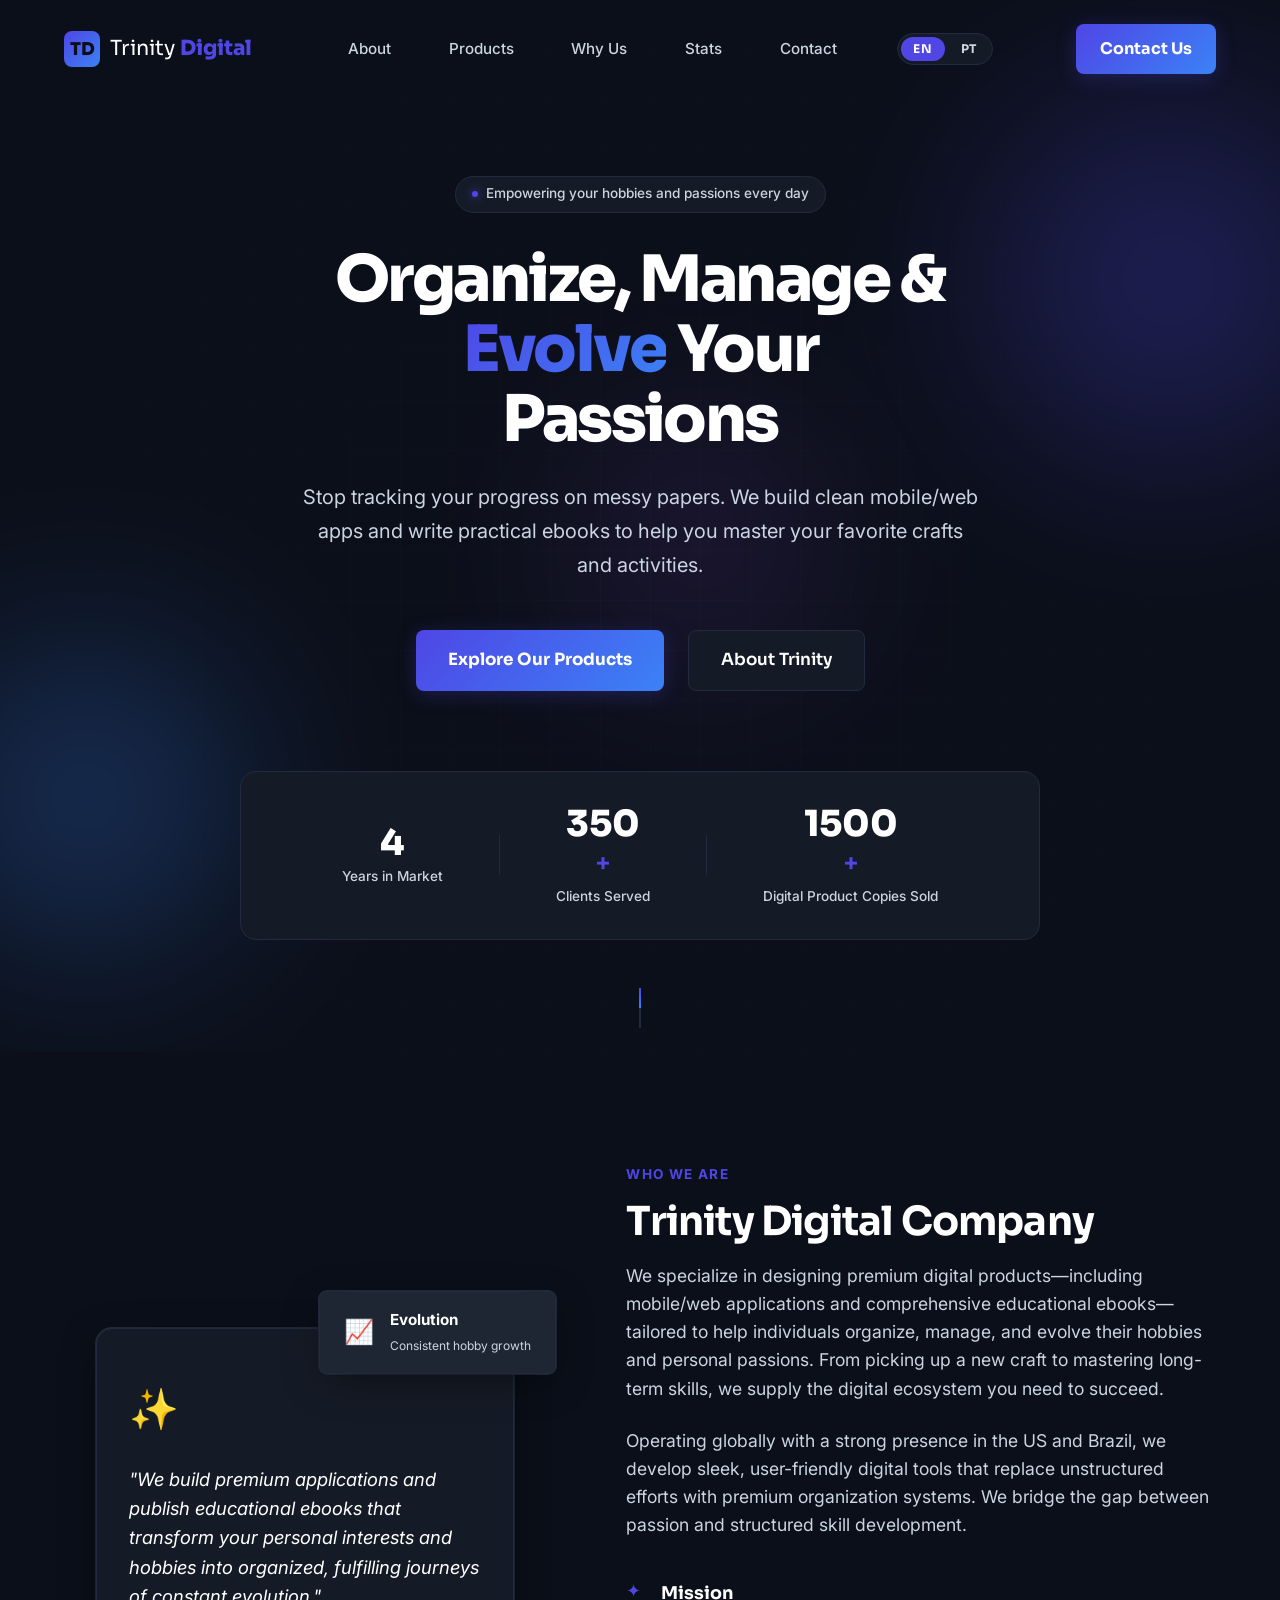
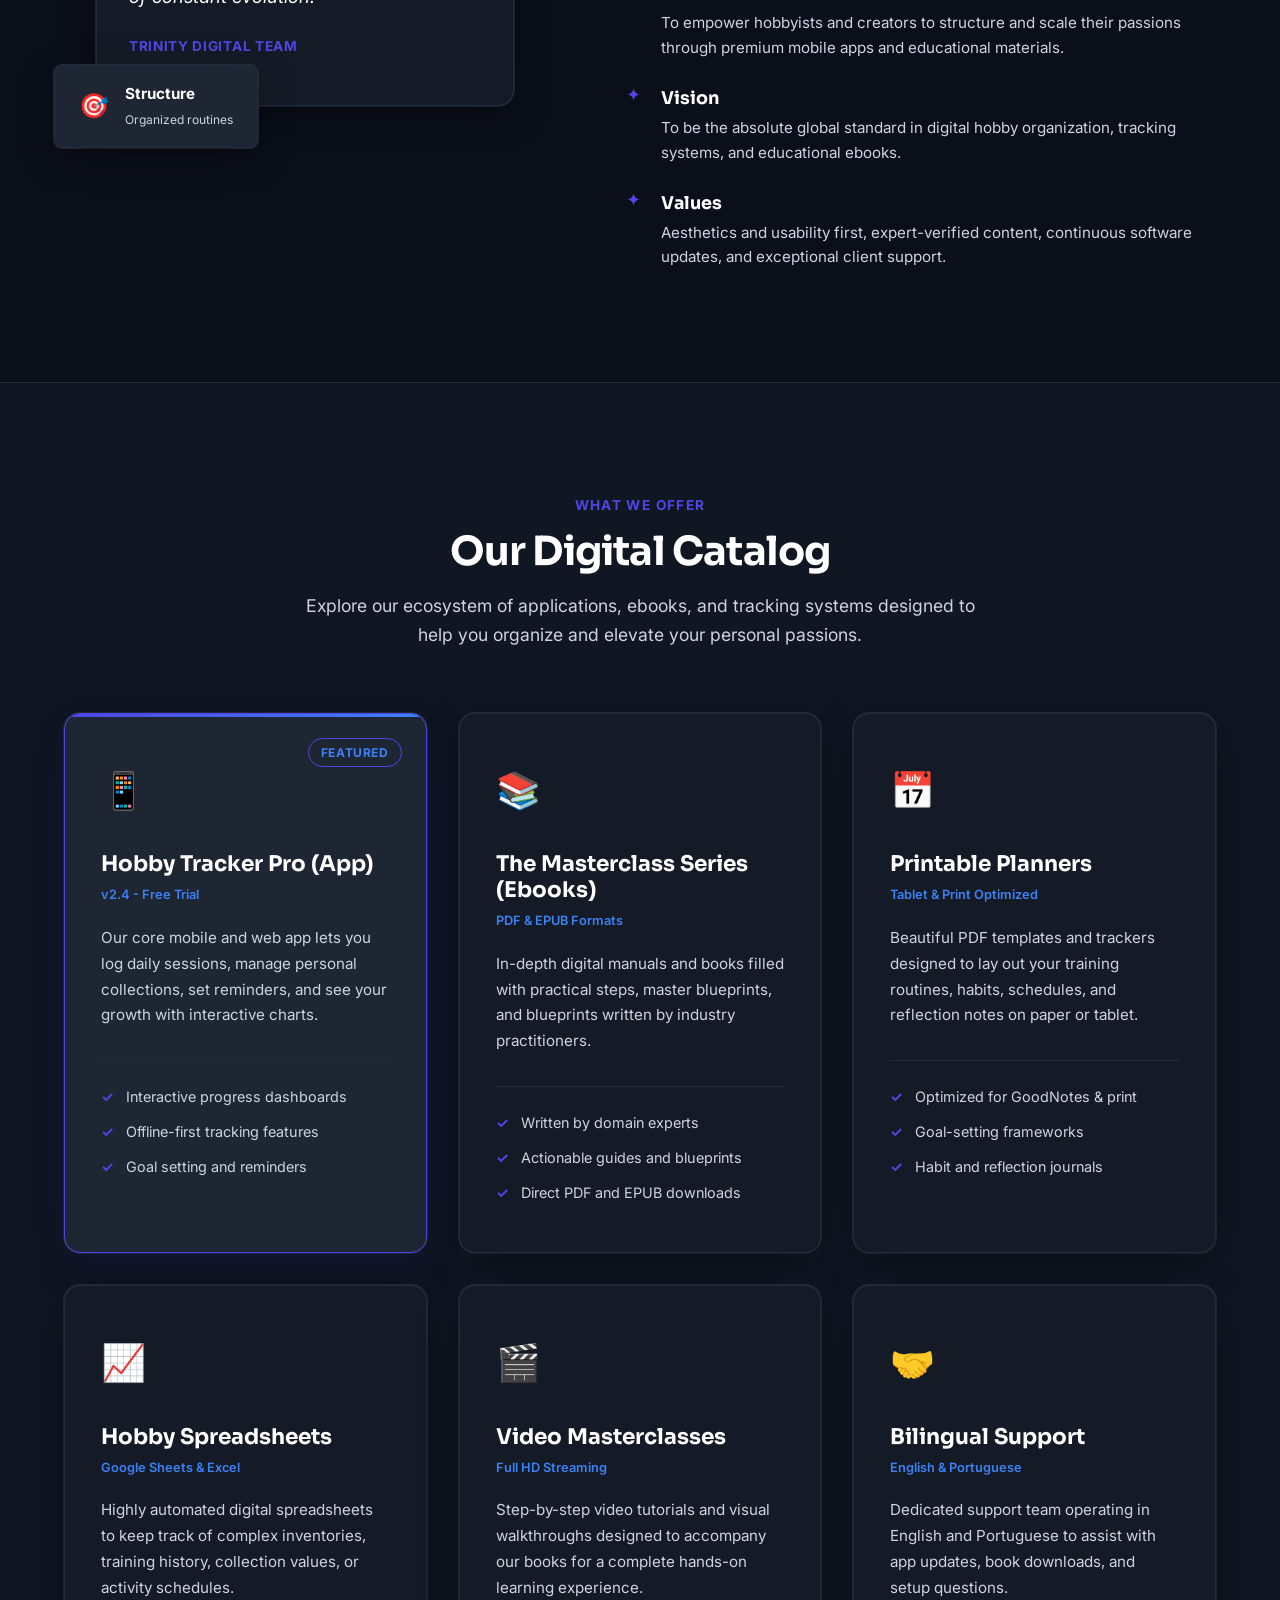
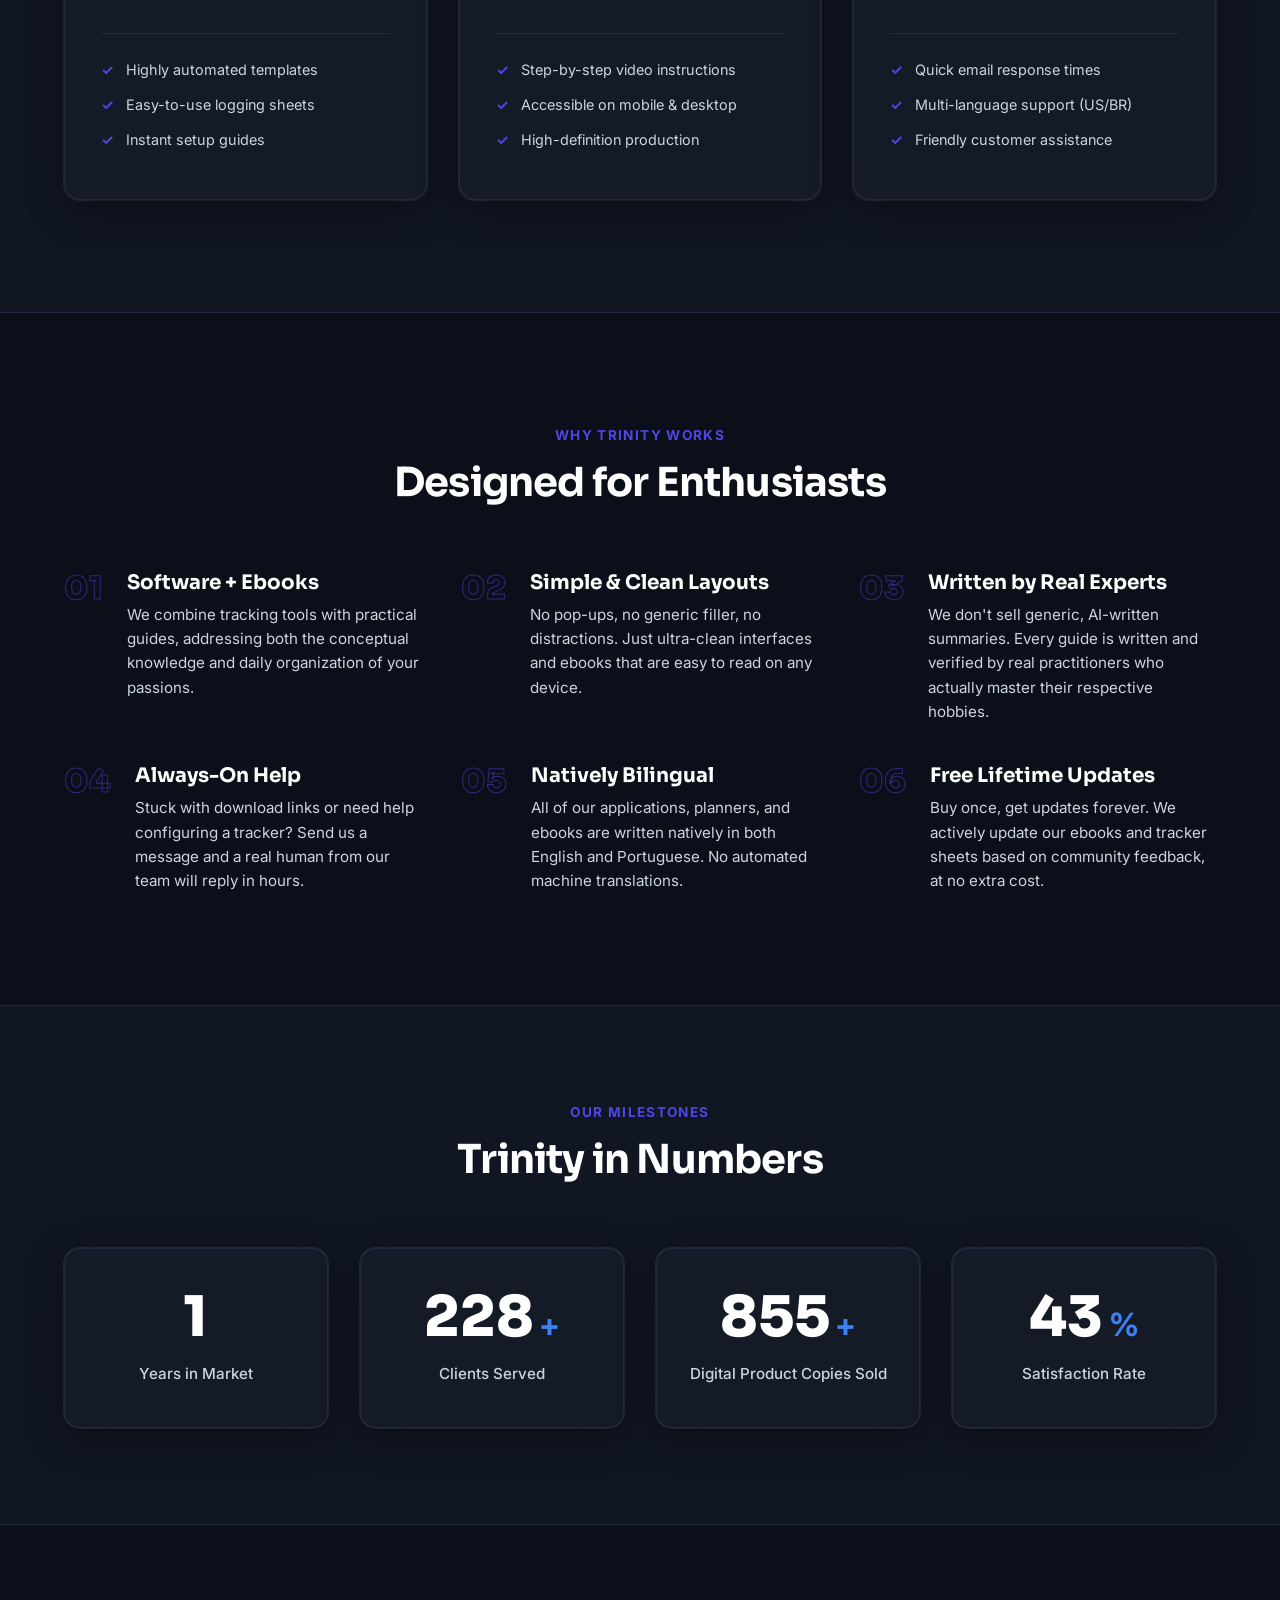
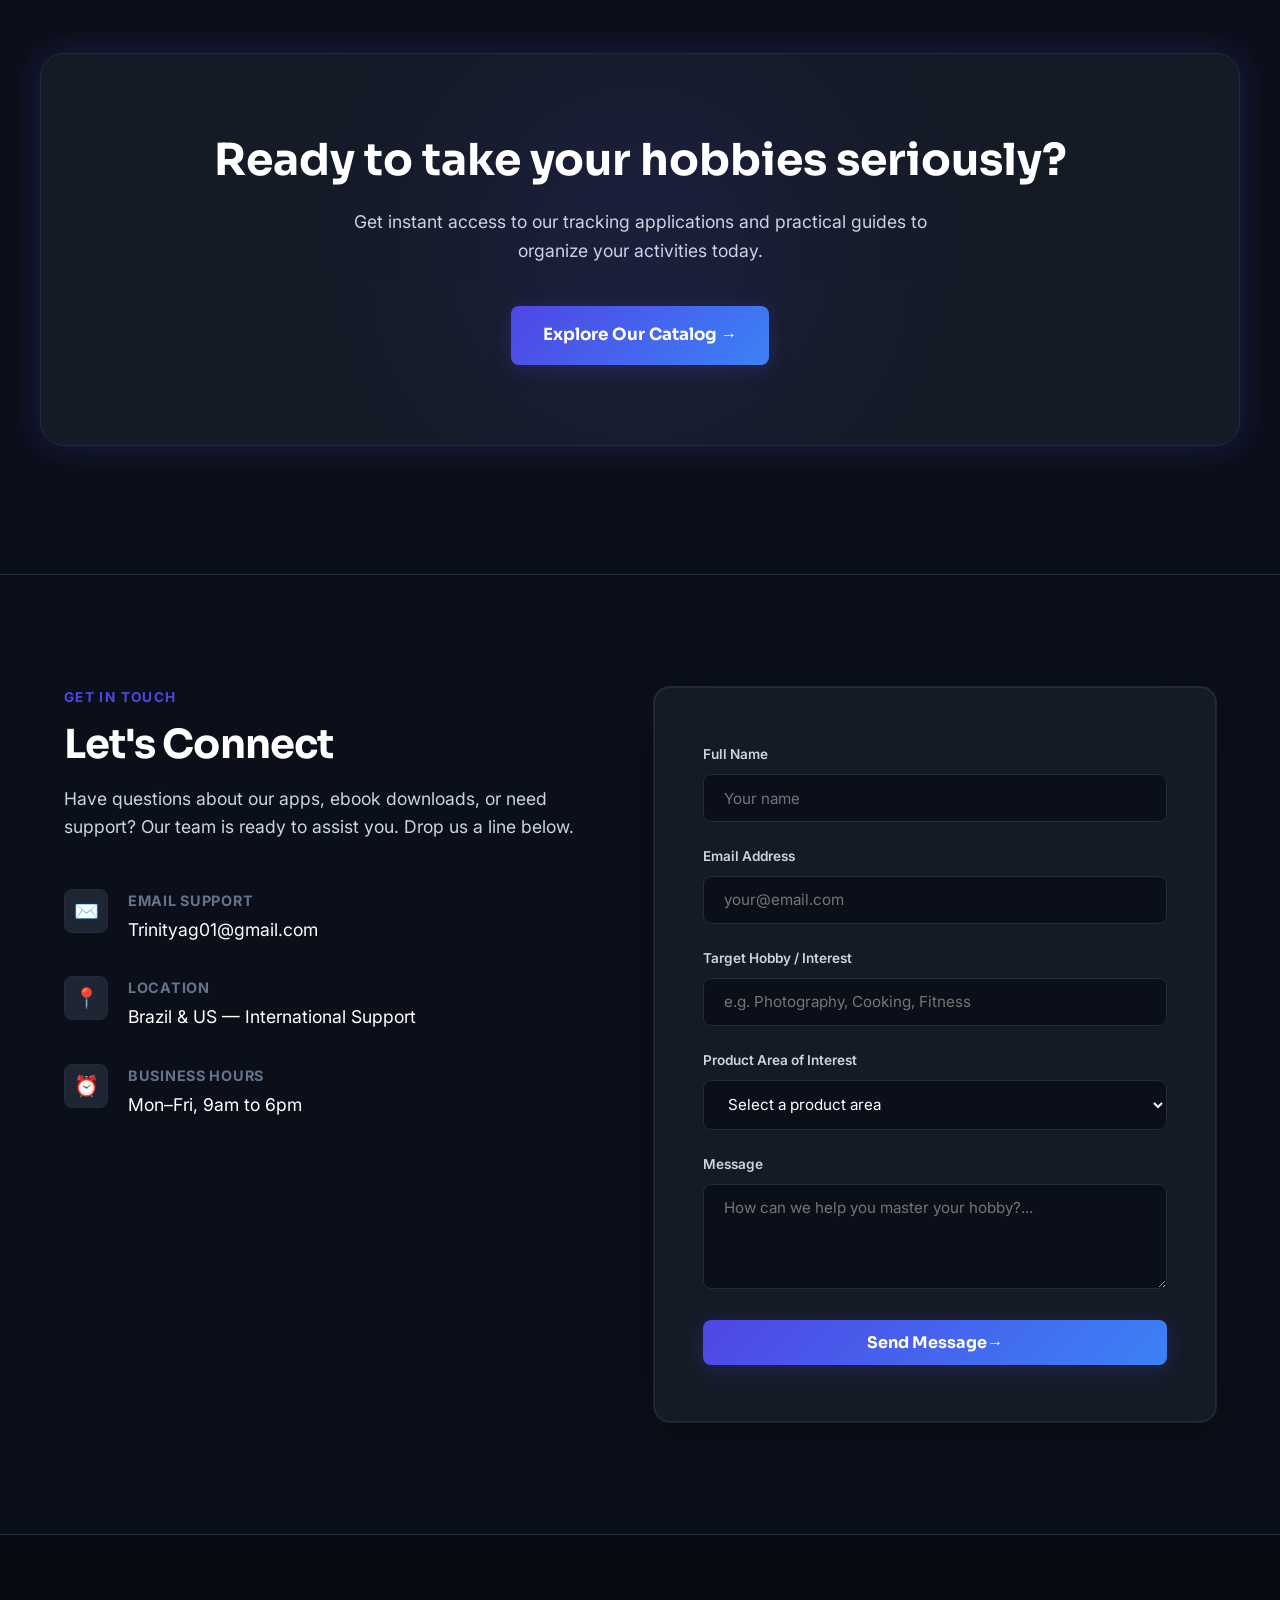
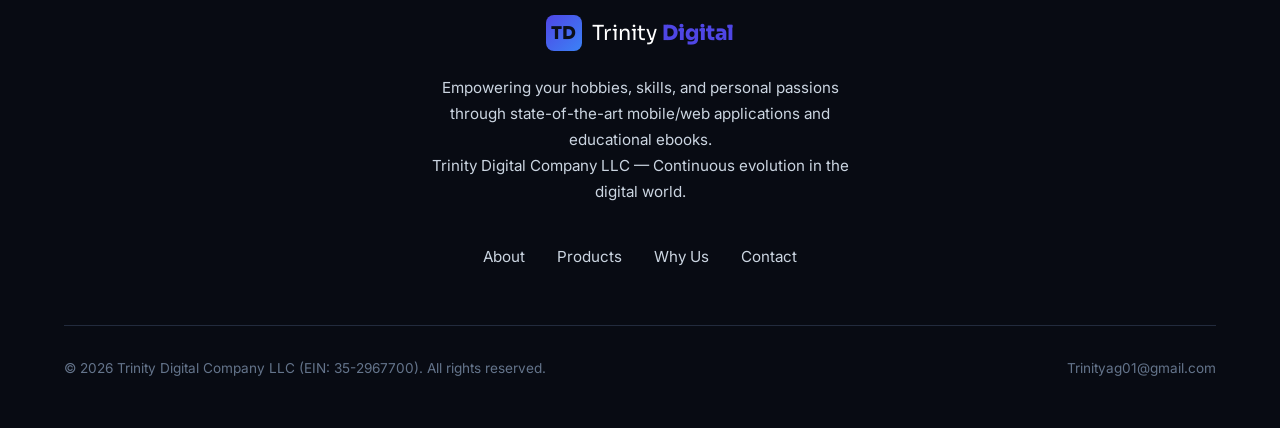
<file: site-nt-digital/index.html>
<!DOCTYPE html>
<html lang="en">
<head>
  <meta charset="UTF-8">
  <meta name="viewport" content="width=device-width, initial-scale=1.0">
  <title>Trinity Digital Company | Organize & Evolve Your Passions</title>
  <meta name="description" content="Trinity Digital Company LLC — Premium mobile/web applications and educational ebooks designed to help you organize, manage, and master your favorite hobbies and passions.">
  <link rel="preconnect" href="https://fonts.googleapis.com">
  <link rel="preconnect" href="https://fonts.gstatic.com" crossorigin="">
  <link href="https://fonts.googleapis.com/css2?family=Inter:wght@300..700&amp;family=Sora:wght@400..800&amp;display=swap" rel="stylesheet">
  <link rel="stylesheet" href="style.css">
  <style>
    .nav-link.active {
      color: var(--white) !important;
      background: rgba(0, 229, 195, 0.1);
    }
  </style>
  <style>
    @keyframes slideInRight {
        from {
            opacity: 0;
            transform: translateX(100%);
        }
        to {
            opacity: 1;
            transform: translateX(0);
        }
    }
    
    @keyframes slideOutRight {
        from {
            opacity: 1;
            transform: translateX(0);
        }
        to {
            opacity: 0;
            transform: translateX(100%);
        }
    }
  </style>
</head>
<body class="lang-en" cz-shortcut-listen="true">

  <!-- ===== NAVBAR ===== -->
  <header class="navbar" id="navbar">
    <div class="container nav-inner">
      <a href="#hero" class="logo" id="logo-link">
        <span class="logo-icon">TD</span>
        <span class="logo-text">Trinity <strong>Digital</strong></span>
      </a>
      <nav class="nav-links" id="nav-links">
        <a href="#sobre" class="nav-link">
          <span class="lang-en">About</span>
          <span class="lang-pt">Sobre</span>
        </a>
        <a href="#servicos" class="nav-link">
          <span class="lang-en">Products</span>
          <span class="lang-pt">Produtos</span>
        </a>
        <a href="#diferenciais" class="nav-link">
          <span class="lang-en">Why Us</span>
          <span class="lang-pt">Diferenciais</span>
        </a>
        <a href="#numeros" class="nav-link">
          <span class="lang-en">Stats</span>
          <span class="lang-pt">Números</span>
        </a>
        <a href="#contato" class="nav-link">
          <span class="lang-en">Contact</span>
          <span class="lang-pt">Contato</span>
        </a>
        <div class="lang-switcher">
          <button class="lang-btn" id="lang-btn-en">EN</button>
          <button class="lang-btn" id="lang-btn-pt">PT</button>
        </div>
      </nav>
      <a href="#contato" class="btn btn-primary btn-nav">
        <span class="lang-en">Contact Us</span>
        <span class="lang-pt">Fale Conosco</span>
      </a>
      <button class="hamburger" id="hamburger" aria-label="Menu">
        <span></span><span></span><span></span>
      </button>
    </div>
  </header>

  <!-- ===== MOBILE MENU ===== -->
  <div class="mobile-menu" id="mobile-menu">
    <a href="#sobre" class="mobile-link">
      <span class="lang-en">About</span>
      <span class="lang-pt">Sobre</span>
    </a>
    <a href="#servicos" class="mobile-link">
      <span class="lang-en">Products</span>
      <span class="lang-pt">Produtos</span>
    </a>
    <a href="#diferenciais" class="mobile-link">
      <span class="lang-en">Why Us</span>
      <span class="lang-pt">Diferenciais</span>
    </a>
    <a href="#numeros" class="mobile-link">
      <span class="lang-en">Stats</span>
      <span class="lang-pt">Números</span>
    </a>
    <a href="#contato" class="mobile-link">
      <span class="lang-en">Contact</span>
      <span class="lang-pt">Contato</span>
    </a>
    <div class="lang-switcher" style="margin-top:1rem;justify-content:center;">
      <button class="lang-btn" id="lang-btn-en-mob">EN</button>
      <button class="lang-btn" id="lang-btn-pt-mob">PT</button>
    </div>
    <a href="#contato" class="btn btn-primary" style="margin-top:1rem;text-align:center;">
      <span class="lang-en">Contact Us</span>
      <span class="lang-pt">Fale Conosco</span>
    </a>
  </div>

  <!-- ===== HERO ===== -->
  <section class="hero" id="hero">
    <div class="hero-bg-grid"></div>
    <div class="hero-orbs">
      <div class="orb orb-1"></div>
      <div class="orb orb-2"></div>
      <div class="orb orb-3"></div>
    </div>
    <div class="container hero-content">
      <div class="hero-badge reveal">
        <span class="badge-dot"></span>
        <span class="lang-en">Empowering your hobbies and passions every day</span>
        <span class="lang-pt">Impulsionando seus hobbies e paixões todos os dias</span>
      </div>
      <h1 class="hero-title reveal lang-en">
        Organize, Manage &<br>
        <span class="gradient-text">Evolve</span> Your<br>
        Passions
      </h1>
      <h1 class="hero-title reveal lang-pt">
        Organize, Gerencie &<br>
        <span class="gradient-text">Evolua</span> Suas<br>
        Paixões
      </h1>
      <p class="hero-sub reveal">
        <span class="lang-en">Stop tracking your progress on messy papers. We build clean mobile/web apps and write practical ebooks to help you master your favorite crafts and activities.</span>
        <span class="lang-pt">Pare de registrar seu progresso em papéis soltos. Desenvolvemos aplicativos simples e escrevemos ebooks práticos para ajudar você a dominar suas atividades favoritas.</span>
      </p>
      <div class="hero-actions reveal">
        <a href="#servicos" class="btn btn-primary btn-lg">
          <span class="lang-en">Explore Our Products</span>
          <span class="lang-pt">Explorar Nossos Produtos</span>
        </a>
        <a href="#sobre" class="btn btn-ghost btn-lg">
          <span class="lang-en">About Trinity</span>
          <span class="lang-pt">Sobre a Trinity</span>
        </a>
      </div>
      <div class="hero-stats reveal">
        <div class="stat-item">
          <span class="stat-num" data-target="4">0</span>
          <span class="stat-num-suffix"></span>
          <span class="stat-label">
            <span class="lang-en">Years in Market</span>
            <span class="lang-pt">Anos de Mercado</span>
          </span>
        </div>
        <div class="stat-divider"></div>
        <div class="stat-item">
          <span class="stat-num" data-target="350">0</span>
          <span class="stat-num-suffix">+</span>
          <span class="stat-label">
            <span class="lang-en">Clients Served</span>
            <span class="lang-pt">Clientes Atendidos</span>
          </span>
        </div>
        <div class="stat-divider"></div>
        <div class="stat-item">
          <span class="stat-num" data-target="1500">0</span>
          <span class="stat-num-suffix">+</span>
          <span class="stat-label">
            <span class="lang-en">Digital Product Copies Sold</span>
            <span class="lang-pt">Cópias de Produtos Digitais Vendidas</span>
          </span>
        </div>
      </div>
    </div>
    <div class="hero-scroll-indicator">
      <div class="scroll-line"></div>
    </div>
  </section>

  <!-- ===== SOBRE ===== -->
  <section class="sobre" id="sobre">
    <div class="container sobre-grid">
      <div class="sobre-visual">
        <div class="sobre-card-main">
          <div class="sobre-icon-large">✨</div>
          <p class="sobre-card-text">
            <span class="lang-en">"We build premium applications and publish educational ebooks that transform your personal interests and hobbies into organized, fulfilling journeys of constant evolution."</span>
            <span class="lang-pt">"Desenvolvemos aplicativos premium e publicamos ebooks educacionais que transformam seus interesses pessoais e hobbies em jornadas organizadas de constante evolução."</span>
          </p>
          <div class="sobre-card-author">
            <span class="lang-en">Trinity Digital Team</span>
            <span class="lang-pt">Equipe Trinity Digital</span>
          </div>
        </div>
        <div class="sobre-card-float sobre-card-float-1">
          <span class="float-icon">📈</span>
          <div>
            <strong class="lang-en">Evolution</strong>
            <strong class="lang-pt">Evolução</strong>
            <small class="lang-en">Consistent hobby growth</small>
            <small class="lang-pt">Crescimento contínuo</small>
          </div>
        </div>
        <div class="sobre-card-float sobre-card-float-2">
          <span class="float-icon">🎯</span>
          <div>
            <strong class="lang-en">Structure</strong>
            <strong class="lang-pt">Estrutura</strong>
            <small class="lang-en">Organized routines</small>
            <small class="lang-pt">Rotinas organizadas</small>
          </div>
        </div>
      </div>
      <div class="sobre-text">
        <div class="section-label reveal">
          <span class="lang-en">Who We Are</span>
          <span class="lang-pt">Quem Somos</span>
        </div>
        <h2 class="section-title reveal">Trinity Digital Company</h2>
        <p class="section-desc reveal">
          <span class="lang-en">We specialize in designing premium digital products—including mobile/web applications and comprehensive educational ebooks—tailored to help individuals organize, manage, and evolve their hobbies and personal passions. From picking up a new craft to mastering long-term skills, we supply the digital ecosystem you need to succeed.</span>
          <span class="lang-pt">Somos especialistas no desenvolvimento de produtos digitais premium—incluindo aplicativos móveis/web e ebooks educacionais completos—projetados para ajudar você a organizar, gerenciar e evoluir seus hobbies e paixões pessoais. Desde iniciar uma nova atividade até dominar habilidades de longo prazo, fornecemos o ecossistema digital necessário para o seu sucesso.</span>
        </p>
        <p class="section-desc reveal">
          <span class="lang-en">Operating globally with a strong presence in the US and Brazil, we develop sleek, user-friendly digital tools that replace unstructured efforts with premium organization systems. We bridge the gap between passion and structured skill development.</span>
          <span class="lang-pt">Operando globalmente com forte presença nos EUA e no Brasil, desenvolvemos ferramentas digitais elegantes e intuitivas que substituem esforços desorganizados por sistemas premium de organização. Unimos a paixão ao desenvolvimento estruturado de habilidades.</span>
        </p>
        <div class="sobre-valores reveal">
          <div class="valor-item">
            <span class="valor-icon">✦</span>
            <div>
              <strong class="lang-en">Mission</strong>
              <strong class="lang-pt">Missão</strong>
              <p class="lang-en">To empower hobbyists and creators to structure and scale their passions through premium mobile apps and educational materials.</p>
              <p class="lang-pt">Capacitar entusiastas e criadores a estruturar e expandir suas paixões por meio de aplicativos móveis premium e materiais educacionais.</p>
            </div>
          </div>
          <div class="valor-item">
            <span class="valor-icon">✦</span>
            <div>
              <strong class="lang-en">Vision</strong>
              <strong class="lang-pt">Visão</strong>
              <p class="lang-en">To be the absolute global standard in digital hobby organization, tracking systems, and educational ebooks.</p>
              <p class="lang-pt">Ser a referência global absoluta em organização digital de hobbies, sistemas de rastreamento e ebooks educacionais.</p>
            </div>
          </div>
          <div class="valor-item">
            <span class="valor-icon">✦</span>
            <div>
              <strong class="lang-en">Values</strong>
              <strong class="lang-pt">Valores</strong>
              <p class="lang-en">Aesthetics and usability first, expert-verified content, continuous software updates, and exceptional client support.</p>
              <p class="lang-pt">Estética e usabilidade em primeiro lugar, conteúdo verificado por especialistas, atualizações contínuas de software e suporte excepcional ao cliente.</p>
            </div>
          </div>
        </div>
      </div>
    </div>
  </section>

  <!-- ===== SERVIÇOS ===== -->
  <section class="servicos" id="servicos">
    <div class="container">
      <div class="section-header">
        <div class="section-label reveal">
          <span class="lang-en">What we offer</span>
          <span class="lang-pt">O que oferecemos</span>
        </div>
        <h2 class="section-title reveal">
          <span class="lang-en">Our Digital Catalog</span>
          <span class="lang-pt">Nosso Catálogo Digital</span>
        </h2>
        <p class="section-desc reveal">
          <span class="lang-en">Explore our ecosystem of applications, ebooks, and tracking systems designed to help you organize and elevate your personal passions.</span>
          <span class="lang-pt">Explore nosso ecossistema de aplicativos, ebooks e sistemas de rastreamento projetados para ajudar você a organizar e elevar suas paixões pessoais.</span>
        </p>
      </div>
      <div class="servicos-grid">

        <div class="servico-card reveal servico-card--featured">
          <div class="featured-badge">
            <span class="lang-en">Featured</span>
            <span class="lang-pt">Destaque</span>
          </div>
          <div class="servico-icon">📱</div>
          <h3>
            <span class="lang-en">Hobby Tracker Pro (App)</span>
            <span class="lang-pt">Hobby Tracker Pro (App)</span>
          </h3>
          <span style="font-size: 0.8rem; color: var(--secondary); display: block; margin-top: -0.5rem; margin-bottom: 1.2rem; font-weight: 600;">
            <span class="lang-en">v2.4 - Free Trial</span>
            <span class="lang-pt">v2.4 - Teste Grátis</span>
          </span>
          <p class="lang-en">Our core mobile and web app lets you log daily sessions, manage personal collections, set reminders, and see your growth with interactive charts.</p>
          <p class="lang-pt">Nosso aplicativo mobile/web permite registrar sessões diárias, gerenciar coleções pessoais, definir lembretes e ver sua evolução com gráficos interativos.</p>
          <ul class="servico-list">
            <li>
              <span class="lang-en">Interactive progress dashboards</span>
              <span class="lang-pt">Painéis de progresso interativos</span>
            </li>
            <li>
              <span class="lang-en">Offline-first tracking features</span>
              <span class="lang-pt">Funcionalidades de rastreamento offline</span>
            </li>
            <li>
              <span class="lang-en">Goal setting and reminders</span>
              <span class="lang-pt">Definição de metas e lembretes</span>
            </li>
          </ul>
        </div>

        <div class="servico-card reveal">
          <div class="servico-icon">📚</div>
          <h3>
            <span class="lang-en">The Masterclass Series (Ebooks)</span>
            <span class="lang-pt">Série Masterclass (Ebooks)</span>
          </h3>
          <span style="font-size: 0.8rem; color: var(--secondary); display: block; margin-top: -0.5rem; margin-bottom: 1.2rem; font-weight: 600;">
            <span class="lang-en">PDF & EPUB Formats</span>
            <span class="lang-pt">Formatos PDF & EPUB</span>
          </span>
          <p class="lang-en">In-depth digital manuals and books filled with practical steps, master blueprints, and blueprints written by industry practitioners.</p>
          <p class="lang-pt">Manuais e livros digitais aprofundados repletos de passos práticos, roteiros e blueprints escritos por praticantes reais da área.</p>
          <ul class="servico-list">
            <li>
              <span class="lang-en">Written by domain experts</span>
              <span class="lang-pt">Escrito por especialistas na área</span>
            </li>
            <li>
              <span class="lang-en">Actionable guides and blueprints</span>
              <span class="lang-pt">Guias acionáveis e roteiros práticos</span>
            </li>
            <li>
              <span class="lang-en">Direct PDF and EPUB downloads</span>
              <span class="lang-pt">Downloads diretos em PDF e EPUB</span>
            </li>
          </ul>
        </div>

        <div class="servico-card reveal">
          <div class="servico-icon">📅</div>
          <h3>
            <span class="lang-en">Printable Planners</span>
            <span class="lang-pt">Planners Imprimíveis</span>
          </h3>
          <span style="font-size: 0.8rem; color: var(--secondary); display: block; margin-top: -0.5rem; margin-bottom: 1.2rem; font-weight: 600;">
            <span class="lang-en">Tablet & Print Optimized</span>
            <span class="lang-pt">Otimizado para Impressão & Tablet</span>
          </span>
          <p class="lang-en">Beautiful PDF templates and trackers designed to lay out your training routines, habits, schedules, and reflection notes on paper or tablet.</p>
          <p class="lang-pt">Modelos em PDF projetados para estruturar suas rotinas de treino, hábitos, cronogramas e notas de reflexão no papel ou no tablet.</p>
          <ul class="servico-list">
            <li>
              <span class="lang-en">Optimized for GoodNotes & print</span>
              <span class="lang-pt">Otimizado para GoodNotes e impressão</span>
            </li>
            <li>
              <span class="lang-en">Goal-setting frameworks</span>
              <span class="lang-pt">Metodologias de definição de metas</span>
            </li>
            <li>
              <span class="lang-en">Habit and reflection journals</span>
              <span class="lang-pt">Diários de hábitos e reflexões</span>
            </li>
          </ul>
        </div>

        <div class="servico-card reveal">
          <div class="servico-icon">📈</div>
          <h3>
            <span class="lang-en">Hobby Spreadsheets</span>
            <span class="lang-pt">Planilhas Prontas</span>
          </h3>
          <span style="font-size: 0.8rem; color: var(--secondary); display: block; margin-top: -0.5rem; margin-bottom: 1.2rem; font-weight: 600;">
            <span class="lang-en">Google Sheets & Excel</span>
            <span class="lang-pt">Google Sheets & Excel</span>
          </span>
          <p class="lang-en">Highly automated digital spreadsheets to keep track of complex inventories, training history, collection values, or activity schedules.</p>
          <p class="lang-pt">Planilhas automatizadas para registrar inventários complexos, histórico de treinos, valor de coleções ou cronogramas de atividades.</p>
          <ul class="servico-list">
            <li>
              <span class="lang-en">Highly automated templates</span>
              <span class="lang-pt">Modelos altamente automatizados</span>
            </li>
            <li>
              <span class="lang-en">Easy-to-use logging sheets</span>
              <span class="lang-pt">Folhas de registro fáceis de usar</span>
            </li>
            <li>
              <span class="lang-en">Instant setup guides</span>
              <span class="lang-pt">Guias de configuração instantânea</span>
            </li>
          </ul>
        </div>

        <div class="servico-card reveal">
          <div class="servico-icon">🎬</div>
          <h3>
            <span class="lang-en">Video Masterclasses</span>
            <span class="lang-pt">Masterclasses em Vídeo</span>
          </h3>
          <span style="font-size: 0.8rem; color: var(--secondary); display: block; margin-top: -0.5rem; margin-bottom: 1.2rem; font-weight: 600;">
            <span class="lang-en">Full HD Streaming</span>
            <span class="lang-pt">Streaming Full HD</span>
          </span>
          <p class="lang-en">Step-by-step video tutorials and visual walkthroughs designed to accompany our books for a complete hands-on learning experience.</p>
          <p class="lang-pt">Tutoriais em vídeo e guias visuais passo a passo desenvolvidos para acompanhar nossos ebooks em uma experiência prática de aprendizado.</p>
          <ul class="servico-list">
            <li>
              <span class="lang-en">Step-by-step video instructions</span>
              <span class="lang-pt">Instruções em vídeo passo a passo</span>
            </li>
            <li>
              <span class="lang-en">Accessible on mobile & desktop</span>
              <span class="lang-pt">Acessível em dispositivos móveis e desktop</span>
            </li>
            <li>
              <span class="lang-en">High-definition production</span>
              <span class="lang-pt">Produção em alta definição</span>
            </li>
          </ul>
        </div>

        <div class="servico-card reveal">
          <div class="servico-icon">🤝</div>
          <h3>
            <span class="lang-en">Bilingual Support</span>
            <span class="lang-pt">Suporte Bilíngue</span>
          </h3>
          <span style="font-size: 0.8rem; color: var(--secondary); display: block; margin-top: -0.5rem; margin-bottom: 1.2rem; font-weight: 600;">
            <span class="lang-en">English & Portuguese</span>
            <span class="lang-pt">Inglês & Português</span>
          </span>
          <p class="lang-en">Dedicated support team operating in English and Portuguese to assist with app updates, book downloads, and setup questions.</p>
          <p class="lang-pt">Equipe de suporte dedicada operando em inglês e português para auxiliar com atualizações de apps, downloads de livros e dúvidas.</p>
          <ul class="servico-list">
            <li>
              <span class="lang-en">Quick email response times</span>
              <span class="lang-pt">Respostas rápidas por email</span>
            </li>
            <li>
              <span class="lang-en">Multi-language support (US/BR)</span>
              <span class="lang-pt">Atendimento bilíngue (EUA/Brasil)</span>
            </li>
            <li>
              <span class="lang-en">Friendly customer assistance</span>
              <span class="lang-pt">Suporte amigável e personalizado</span>
            </li>
          </ul>
        </div>

      </div>
    </div>
  </section>

  <!-- ===== DIFERENCIAIS ===== -->
  <section class="diferenciais" id="diferenciais">
    <div class="container">
      <div class="section-header">
        <div class="section-label reveal">
          <span class="lang-en">Why Trinity Works</span>
          <span class="lang-pt">Por que a Trinity funciona</span>
        </div>
        <h2 class="section-title reveal">
          <span class="lang-en">Designed for Enthusiasts</span>
          <span class="lang-pt">Feito para Entusiastas</span>
        </h2>
      </div>
      <div class="diferenciais-grid">
        <div class="diferencial-item reveal">
          <div class="dif-num">01</div>
          <div class="dif-content">
            <h3>
              <span class="lang-en">Software + Ebooks</span>
              <span class="lang-pt">Software + Ebooks</span>
            </h3>
            <p class="lang-en">We combine tracking tools with practical guides, addressing both the conceptual knowledge and daily organization of your passions.</p>
            <p class="lang-pt">Combinamos ferramentas de rastreamento com guias práticos, cobrindo tanto o aprendizado quanto a organização diária das suas paixões.</p>
          </div>
        </div>
        <div class="diferencial-item reveal">
          <div class="dif-num">02</div>
          <div class="dif-content">
            <h3>
              <span class="lang-en">Simple & Clean Layouts</span>
              <span class="lang-pt">Layouts Simples & Limpos</span>
            </h3>
            <p class="lang-en">No pop-ups, no generic filler, no distractions. Just ultra-clean interfaces and ebooks that are easy to read on any device.</p>
            <p class="lang-pt">Sem pop-ups, sem textos genéricos para encher linguiça. Apenas layouts limpos e fáceis de ler em qualquer dispositivo.</p>
          </div>
        </div>
        <div class="diferencial-item reveal">
          <div class="dif-num">03</div>
          <div class="dif-content">
            <h3>
              <span class="lang-en">Written by Real Experts</span>
              <span class="lang-pt">Apenas Especialistas Reais</span>
            </h3>
            <p class="lang-en">We don't sell generic, AI-written summaries. Every guide is written and verified by real practitioners who actually master their respective hobbies.</p>
            <p class="lang-pt">Não vendemos resumos genéricos escritos por IA. Cada guia é escrito e validado por praticantes reais que dominam seus respectivos hobbies.</p>
          </div>
        </div>
        <div class="diferencial-item reveal">
          <div class="dif-num">04</div>
          <div class="dif-content">
            <h3>
              <span class="lang-en">Always-On Help</span>
              <span class="lang-pt">Ajuda Sempre Disponível</span>
            </h3>
            <p class="lang-en">Stuck with download links or need help configuring a tracker? Send us a message and a real human from our team will reply in hours.</p>
            <p class="lang-pt">Teve problemas com downloads ou precisa de ajuda para configurar uma planilha? Envie uma mensagem e um humano responderá em poucas horas.</p>
          </div>
        </div>
        <div class="diferencial-item reveal">
          <div class="dif-num">05</div>
          <div class="dif-content">
            <h3>
              <span class="lang-en">Natively Bilingual</span>
              <span class="lang-pt">Nativo em Dois Idiomas</span>
            </h3>
            <p class="lang-en">All of our applications, planners, and ebooks are written natively in both English and Portuguese. No automated machine translations.</p>
            <p class="lang-pt">Todos os nossos aplicativos, planners e ebooks são escritos de forma nativa em inglês e português. Sem traduções automáticas mal feitas.</p>
          </div>
        </div>
        <div class="diferencial-item reveal">
          <div class="dif-num">06</div>
          <div class="dif-content">
            <h3>
              <span class="lang-en">Free Lifetime Updates</span>
              <span class="lang-pt">Atualizações Gratuitas</span>
            </h3>
            <p class="lang-en">Buy once, get updates forever. We actively update our ebooks and tracker sheets based on community feedback, at no extra cost.</p>
            <p class="lang-pt">Compre uma vez e tenha atualizações para sempre. Atualizamos nossos ebooks e planilhas com base no feedback dos usuários, sem custo extra.</p>
          </div>
        </div>
      </div>
    </div>
  </section>

  <!-- ===== NÚMEROS ===== -->
  <section class="numeros" id="numeros">
    <div class="container">
      <div class="section-header">
        <div class="section-label reveal">
          <span class="lang-en">Our Milestones</span>
          <span class="lang-pt">Nossas Conquistas</span>
        </div>
        <h2 class="section-title reveal">
          <span class="lang-en">Trinity in Numbers</span>
          <span class="lang-pt">A Trinity em Números</span>
        </h2>
      </div>
      <div class="numeros-grid">
        <div class="numero-card reveal">
          <span class="numero-val" data-target="4">0</span>
          <span class="numero-suffix"></span>
          <p>
            <span class="lang-en">Years in Market</span>
            <span class="lang-pt">Anos de Mercado</span>
          </p>
        </div>
        <div class="numero-card reveal">
          <span class="numero-val" data-target="350">0</span>
          <span class="numero-suffix">+</span>
          <p>
            <span class="lang-en">Clients Served</span>
            <span class="lang-pt">Clientes Atendidos</span>
          </p>
        </div>
        <div class="numero-card reveal">
          <span class="numero-val" data-target="1500">0</span>
          <span class="numero-suffix">+</span>
          <p>
            <span class="lang-en">Digital Product Copies Sold</span>
            <span class="lang-pt">Cópias de Produtos Digitais Vendidas</span>
          </p>
        </div>
        <div class="numero-card reveal">
          <span class="numero-val" data-target="98">0</span>
          <span class="numero-suffix">%</span>
          <p>
            <span class="lang-en">Satisfaction Rate</span>
            <span class="lang-pt">Taxa de Satisfação</span>
          </p>
        </div>
      </div>
    </div>
  </section>

  <!-- ===== CTA ===== -->
  <section class="cta-section">
    <div class="container cta-inner">
      <div class="cta-orb"></div>
      <h2 class="reveal lang-en">Ready to take your hobbies seriously?</h2>
      <h2 class="reveal lang-pt">Pronto para levar seus hobbies a sério?</h2>
      <p class="reveal">
        <span class="lang-en">Get instant access to our tracking applications and practical guides to organize your activities today.</span>
        <span class="lang-pt">Tenha acesso imediato aos nossos aplicativos de rastreamento e guias práticos para organizar suas atividades hoje mesmo.</span>
      </p>
      <a href="#contato" class="btn btn-primary btn-lg reveal">
        <span class="lang-en">Explore Our Catalog →</span>
        <span class="lang-pt">Conhecer Nosso Catálogo →</span>
      </a>
    </div>
  </section>

  <!-- ===== CONTATO ===== -->
  <section class="contato" id="contato">
    <div class="container contato-grid">
      <div class="contato-info">
        <div class="section-label reveal">
          <span class="lang-en">Get in touch</span>
          <span class="lang-pt">Entre em contato</span>
        </div>
        <h2 class="section-title reveal">
          <span class="lang-en">Let's Connect</span>
          <span class="lang-pt">Fale Conosco</span>
        </h2>
        <p class="section-desc reveal">
          <span class="lang-en">Have questions about our apps, ebook downloads, or need support? Our team is ready to assist you. Drop us a line below.</span>
          <span class="lang-pt">Tem dúvidas sobre nossos aplicativos, downloads de ebooks ou precisa de suporte? Nossa equipe está pronta para ajudar. Envie sua mensagem.</span>
        </p>
        <div class="contato-items reveal">
          <div class="contato-item">
            <div class="contato-item-icon">✉️</div>
            <div>
              <strong class="lang-en">Email Support</strong>
              <strong class="lang-pt">Suporte por E-mail</strong>
              <a href="mailto:Trinityag01@gmail.com">Trinityag01@gmail.com</a>
            </div>
          </div>
          <div class="contato-item">
            <div class="contato-item-icon">📍</div>
            <div>
              <strong class="lang-en">Location</strong>
              <strong class="lang-pt">Localização</strong>
              <span class="lang-en">Brazil &amp; US — International Support</span>
              <span class="lang-pt">Brasil &amp; EUA — Suporte Internacional</span>
            </div>
          </div>
          <div class="contato-item">
            <div class="contato-item-icon">⏰</div>
            <div>
              <strong class="lang-en">Business Hours</strong>
              <strong class="lang-pt">Horário de Atendimento</strong>
              <span class="lang-en">Mon–Fri, 9am to 6pm</span>
              <span class="lang-pt">Seg–Sex, das 9h às 18h</span>
            </div>
          </div>
        </div>
      </div>

      <form class="contato-form reveal" id="contact-form" novalidate="">
        <div class="form-group">
          <label for="nome">
            <span class="lang-en">Full Name</span>
            <span class="lang-pt">Nome Completo</span>
          </label>
          <input type="text" id="nome" name="nome" placeholder="Your name" required="">
        </div>
        <div class="form-group">
          <label for="email">
            <span class="lang-en">Email Address</span>
            <span class="lang-pt">Endereço de E-mail</span>
          </label>
          <input type="email" id="email" name="email" placeholder="your@email.com" required="">
        </div>
        <div class="form-group">
          <label for="empresa">
            <span class="lang-en">Target Hobby / Interest</span>
            <span class="lang-pt">Hobby / Área de Interesse</span>
          </label>
          <input type="text" id="empresa" name="empresa" placeholder="e.g. Photography, Cooking, Fitness">
        </div>
        <div class="form-group">
          <label for="servico">
            <span class="lang-en">Product Area of Interest</span>
            <span class="lang-pt">Área de Interesse do Produto</span>
          </label>
          <select id="servico" name="servico">
            <option value="" class="lang-en">Select a product area</option>
            <option value="" class="lang-pt">Selecione uma área de produto</option>
            <option value="apps" class="lang-en">Hobby Tracking Apps</option>
            <option value="apps" class="lang-pt">Apps de Rastreamento de Hobbies</option>
            <option value="ebooks" class="lang-en">Educational Ebooks</option>
            <option value="ebooks" class="lang-pt">Ebooks Educacionais</option>
            <option value="planners" class="lang-en">Digital Planners &amp; Journals</option>
            <option value="planners" class="lang-pt">Planners &amp; Diários Digitais</option>
            <option value="trackers" class="lang-en">Interactive Trackers</option>
            <option value="trackers" class="lang-pt">Rastreadores Interativos</option>
            <option value="other" class="lang-en">Other Digital Products</option>
            <option value="other" class="lang-pt">Outros Produtos Digitais</option>
          </select>
        </div>
        <div class="form-group">
          <label for="mensagem">
            <span class="lang-en">Message</span>
            <span class="lang-pt">Mensagem</span>
          </label>
          <textarea id="mensagem" name="mensagem" placeholder="How can we help you master your hobby?..." rows="4" required=""></textarea>
        </div>
        <button type="submit" class="btn btn-primary btn-full" id="submit-btn">
          <span class="btn-text">
            <span class="lang-en">Send Message</span>
            <span class="lang-pt">Enviar Mensagem</span>
          </span>
          <span class="btn-icon">→</span>
        </button>
        <div class="form-success" id="form-success">
          <span class="lang-en">✅ Message sent! We will contact you shortly.</span>
          <span class="lang-pt">✅ Mensagem enviada! Retornaremos em breve.</span>
        </div>
      </form>
    </div>
  </section>

  <!-- ===== FOOTER ===== -->
  <footer class="footer">
    <div class="container footer-inner">
      <div class="footer-brand">
        <span class="logo-icon">TD</span>
        <span class="logo-text">Trinity <strong>Digital</strong></span>
      </div>
      <p class="footer-desc">
        <span class="lang-en">Empowering your hobbies, skills, and personal passions through state-of-the-art mobile/web applications and educational ebooks.</span>
        <span class="lang-pt">Impulsionando seus hobbies, habilidades e paixões pessoais através de aplicativos móveis/web de ponta e ebooks educacionais.</span>
        <br>
        <span class="lang-en">Trinity Digital Company LLC — Continuous evolution in the digital world.</span>
        <span class="lang-pt">Trinity Digital Company LLC — Evolução contínua no mundo digital.</span>
      </p>
      <nav class="footer-nav">
        <a href="#sobre">
          <span class="lang-en">About</span>
          <span class="lang-pt">Sobre</span>
        </a>
        <a href="#servicos">
          <span class="lang-en">Products</span>
          <span class="lang-pt">Produtos</span>
        </a>
        <a href="#diferenciais">
          <span class="lang-en">Why Us</span>
          <span class="lang-pt">Diferenciais</span>
        </a>
        <a href="#contato">
          <span class="lang-en">Contact</span>
          <span class="lang-pt">Contato</span>
        </a>
      </nav>
      <div class="footer-bottom">
        <span>
          <span class="lang-en">© 2026 Trinity Digital Company LLC (EIN: 35-2967700). All rights reserved.</span>
          <span class="lang-pt">© 2026 Trinity Digital Company LLC (EIN: 35-2967700). Todos os direitos reservados.</span>
        </span>
        <a href="mailto:Trinityag01@gmail.com">Trinityag01@gmail.com</a>
      </div>
    </div>
  </footer>

  <script src="script.js"></script>
</body>
</html>
</file>
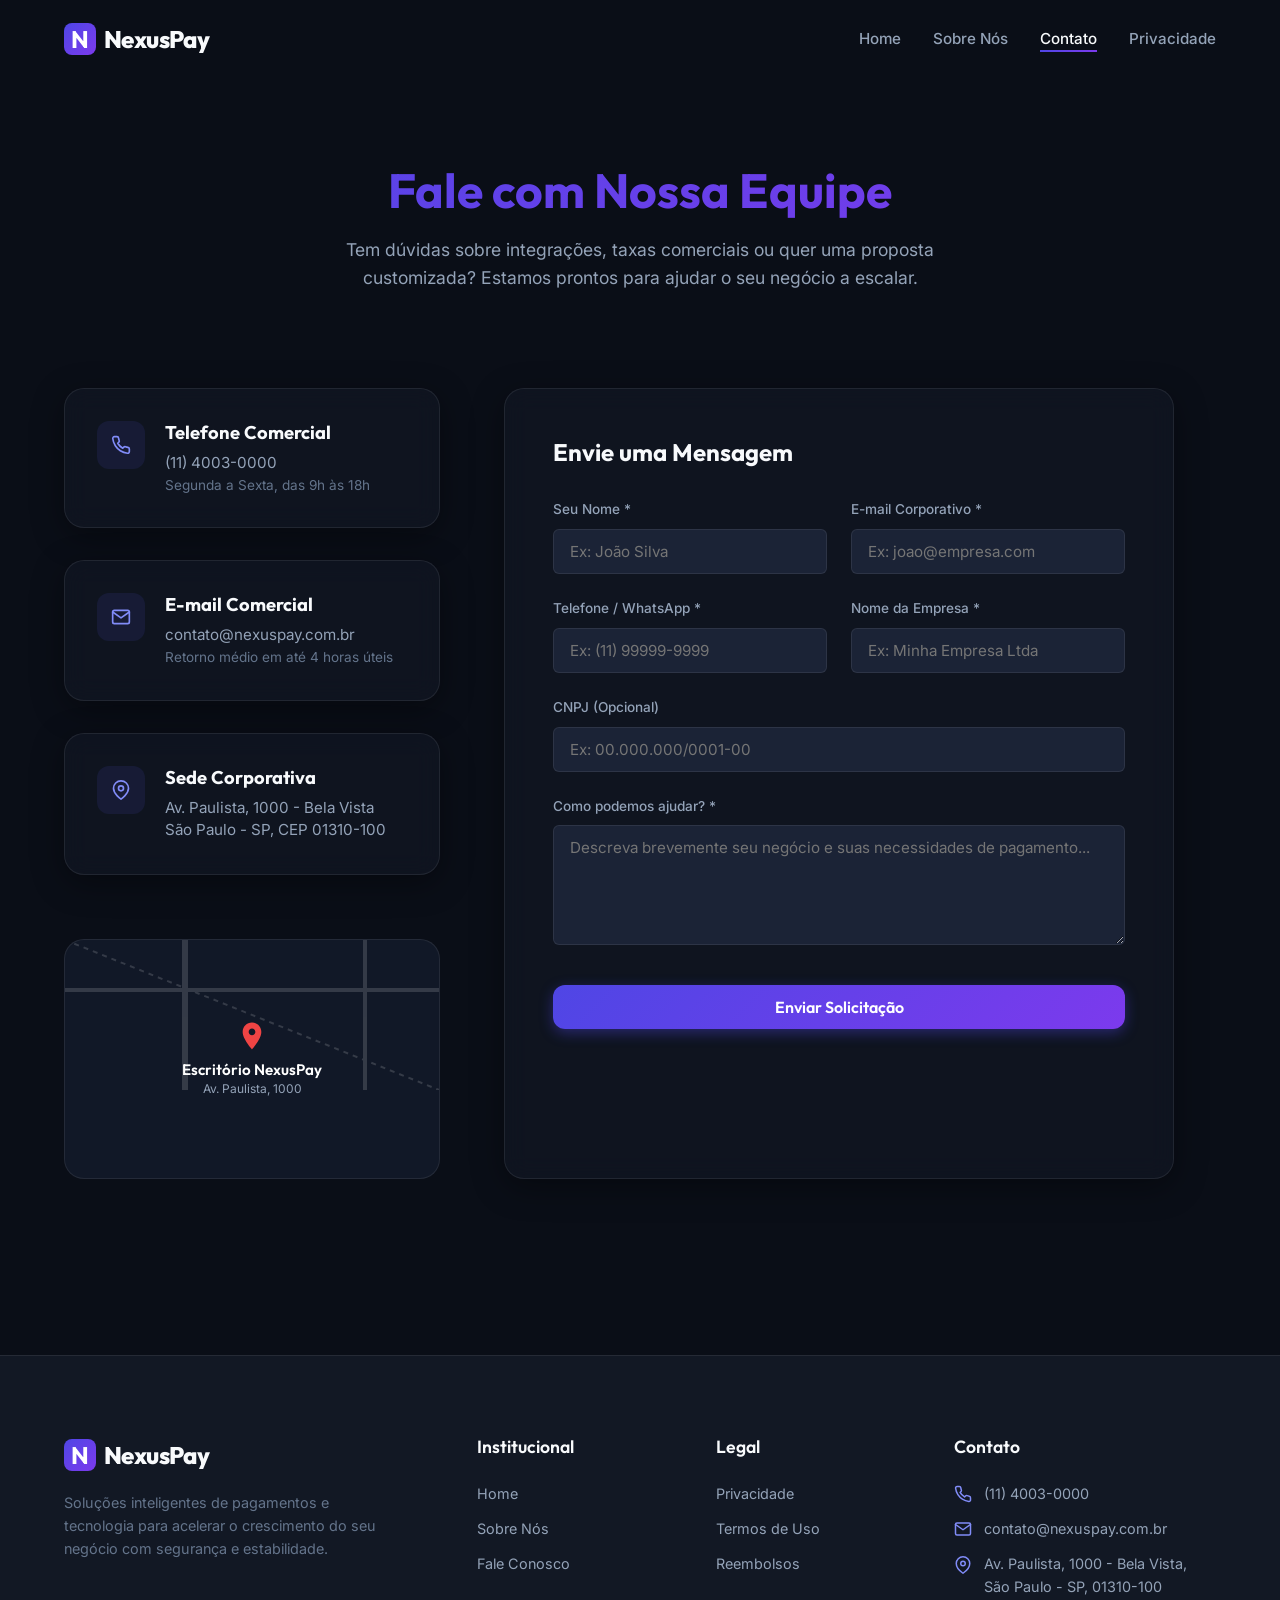
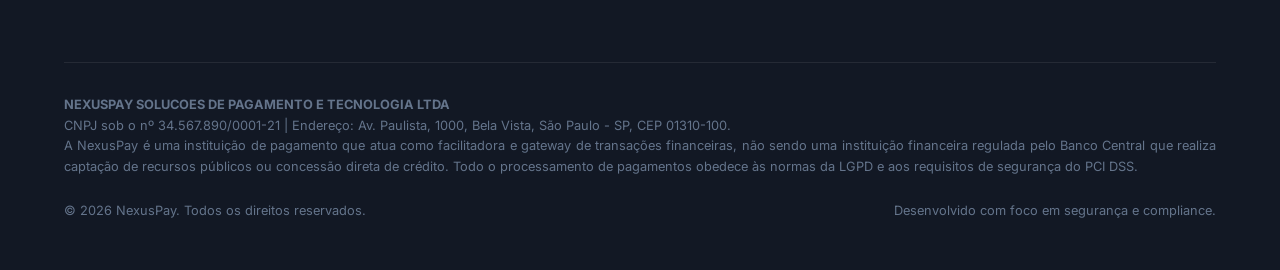
<file: site-compliance/contato.html>
<!DOCTYPE html>
<html lang="pt-BR">
<head>
  <meta charset="UTF-8">
  <meta name="viewport" content="width=device-width, initial-scale=1.0">
  <title>Fale Conosco | NexusPay</title>
  <meta name="description" content="Entre em contato com a equipe comercial e de suporte da NexusPay. Tire suas dúvidas, solicite orçamentos ou suporte técnico para sua plataforma.">
  <link rel="stylesheet" href="assets/css/style.css">
  <style>
    /* Estilos específicos para página de Contato */
    .contact-hero {
      padding: 10rem 0 4rem 0;
      text-align: center;
      position: relative;
    }
    .contact-hero h1 {
      font-size: 3rem;
      margin-bottom: 1rem;
    }
    .contact-hero p {
      color: var(--text-secondary);
      font-size: 1.1rem;
      max-width: 600px;
      margin: 0 auto;
    }
    
    .contact-section {
      padding: 2rem 0 6rem 0;
    }
    .contact-grid {
      display: grid;
      grid-template-columns: 0.9fr 1.1fr;
      gap: 4rem;
    }
    
    .contact-info-panel {
      display: flex;
      flex-direction: column;
      gap: 2rem;
    }
    .contact-info-box {
      padding: 2rem;
      border: 1px solid var(--border-color);
      display: flex;
      gap: 1.25rem;
    }
    .contact-info-icon {
      width: 48px;
      height: 48px;
      border-radius: var(--radius-md);
      background: rgba(99, 102, 241, 0.1);
      color: var(--accent-light);
      display: flex;
      align-items: center;
      justify-content: center;
      flex-shrink: 0;
    }
    .contact-info-details h3 {
      font-size: 1.15rem;
      margin-bottom: 0.5rem;
    }
    .contact-info-details p {
      color: var(--text-secondary);
      font-size: 0.95rem;
      line-height: 1.5;
    }
    
    .contact-form-panel {
      padding: 3rem;
      border: 1px solid var(--border-color);
    }
    .form-group-row {
      display: grid;
      grid-template-columns: 1fr 1fr;
      gap: 1.5rem;
    }
    .form-group {
      margin-bottom: 1.5rem;
      display: flex;
      flex-direction: column;
      gap: 0.5rem;
    }
    .form-group label {
      font-size: 0.85rem;
      font-weight: 500;
      color: var(--text-secondary);
    }
    .form-control {
      background: var(--bg-tertiary);
      border: 1px solid var(--border-color);
      border-radius: var(--radius-sm);
      padding: 0.75rem 1rem;
      color: var(--text-primary);
      transition: all var(--transition-fast);
      font-size: 0.95rem;
    }
    .form-control:focus {
      border-color: var(--accent-light);
      box-shadow: 0 0 0 2px rgba(99, 102, 241, 0.2);
      background: var(--bg-secondary);
    }
    textarea.form-control {
      resize: vertical;
      min-height: 120px;
    }
    
    /* Mapa Fictício Estilizado */
    .map-container {
      width: 100%;
      height: 240px;
      border: 1px solid var(--border-color);
      border-radius: var(--radius-lg);
      margin-top: 2rem;
      background: #111827;
      overflow: hidden;
      position: relative;
    }
    .map-overlay {
      position: absolute;
      top: 50%;
      left: 50%;
      transform: translate(-50%, -50%);
      text-align: center;
      z-index: 2;
    }
    .map-pin {
      width: 32px;
      height: 32px;
      color: #ef4444;
      animation: bounce 2s infinite;
      margin: 0 auto 0.5rem auto;
    }
    @keyframes bounce {
      0%, 100% { transform: translateY(0); }
      50% { transform: translateY(-8px); }
    }
    
    @media (max-width: 992px) {
      .contact-grid {
        grid-template-columns: 1fr;
        gap: 3rem;
      }
    }
    @media (max-width: 576px) {
      .form-group-row {
        grid-template-columns: 1fr;
        gap: 0;
      }
      .contact-form-panel {
        padding: 1.5rem;
      }
    }
  </style>
</head>
<body>

  <!-- NAVBAR -->
  <nav class="navbar" id="navbar">
    <div class="container">
      <a href="index.html" class="logo" id="nav-logo">
        <div class="logo-icon">N</div>
        <span>NexusPay</span>
      </a>
      <button class="menu-toggle" id="menu-toggle" aria-label="Abrir Menu">
        <span></span>
        <span></span>
        <span></span>
      </button>
      <ul class="nav-links" id="nav-links">
        <li><a href="index.html" class="nav-link">Home</a></li>
        <li><a href="sobre.html" class="nav-link">Sobre Nós</a></li>
        <li><a href="contato.html" class="nav-link active">Contato</a></li>
        <li><a href="politica-privacidade.html" class="nav-link">Privacidade</a></li>
      </ul>
    </div>
  </nav>

  <!-- HERO -->
  <section class="contact-hero">
    <div class="container">
      <h1 class="gradient-text">Fale com Nossa Equipe</h1>
      <p>Tem dúvidas sobre integrações, taxas comerciais ou quer uma proposta customizada? Estamos prontos para ajudar o seu negócio a escalar.</p>
    </div>
  </section>

  <!-- CONTACT CONTENT -->
  <section class="contact-section">
    <div class="container">
      <div class="contact-grid">
        
        <!-- INFO PANEL -->
        <div class="contact-info-panel">
          <div class="glass-panel contact-info-box">
            <div class="contact-info-icon">
              <svg width="20" height="20" viewBox="0 0 24 24" fill="none" stroke="currentColor" stroke-width="2" stroke-linecap="round" stroke-linejoin="round"><path d="M22 16.92v3a2 2 0 0 1-2.18 2 19.79 19.79 0 0 1-8.63-3.07 19.5 19.5 0 0 1-6-6 19.79 19.79 0 0 1-3.07-8.67A2 2 0 0 1 4.11 2h3a2 2 0 0 1 2 1.72 12.84 12.84 0 0 0 .7 2.81 2 2 0 0 1-.45 2.11L8.09 9.91a16 16 0 0 0 6 6l1.27-1.27a2 2 0 0 1 2.11-.45 12.84 12.84 0 0 0 2.81.7A2 2 0 0 1 22 16.92z"></path></svg>
            </div>
            <div class="contact-info-details">
              <h3>Telefone Comercial</h3>
              <p>(11) 4003-0000</p>
              <p style="color: var(--text-muted); font-size: 0.85rem;">Segunda a Sexta, das 9h às 18h</p>
            </div>
          </div>
          
          <div class="glass-panel contact-info-box">
            <div class="contact-info-icon">
              <svg width="20" height="20" viewBox="0 0 24 24" fill="none" stroke="currentColor" stroke-width="2" stroke-linecap="round" stroke-linejoin="round"><path d="M4 4h16c1.1 0 2 .9 2 2v12c0 1.1-.9 2-2 2H4c-1.1 0-2-.9-2-2V6c0-1.1.9-2 2-2z"></path><polyline points="22,6 12,13 2,6"></polyline></svg>
            </div>
            <div class="contact-info-details">
              <h3>E-mail Comercial</h3>
              <p>contato@nexuspay.com.br</p>
              <p style="color: var(--text-muted); font-size: 0.85rem;">Retorno médio em até 4 horas úteis</p>
            </div>
          </div>

          <div class="glass-panel contact-info-box">
            <div class="contact-info-icon">
              <svg width="20" height="20" viewBox="0 0 24 24" fill="none" stroke="currentColor" stroke-width="2" stroke-linecap="round" stroke-linejoin="round"><path d="M21 10c0 7-9 13-9 13s-9-6-9-13a9 9 0 0 1 18 0z"></path><circle cx="12" cy="10" r="3"></circle></svg>
            </div>
            <div class="contact-info-details">
              <h3>Sede Corporativa</h3>
              <p>Av. Paulista, 1000 - Bela Vista</p>
              <p>São Paulo - SP, CEP 01310-100</p>
            </div>
          </div>
          
          <!-- MAPA FICTÍCIO -->
          <div class="map-container">
            <div class="map-overlay">
              <svg class="map-pin" viewBox="0 0 24 24" fill="currentColor" width="32" height="32"><path d="M12 2C8.13 2 5 5.13 5 9c0 5.25 7 13 7 13s7-7.75 7-13c0-3.87-3.13-7-7-7zm0 9.5c-1.38 0-2.5-1.12-2.5-2.5s1.12-2.5 2.5-2.5 2.5 1.12 2.5 2.5-1.12 2.5-2.5 2.5z"/></svg>
              <h4 style="font-size: 0.95rem; font-weight: 600; color: #fff;">Escritório NexusPay</h4>
              <p style="font-size: 0.75rem; color: var(--text-secondary);">Av. Paulista, 1000</p>
            </div>
            <!-- Desenho geométrico simulando ruas escuras do mapa -->
            <svg width="100%" height="100%" style="opacity: 0.15; position: absolute; top: 0; left: 0;">
              <line x1="0" y1="50" x2="100%" y2="50" stroke="white" stroke-width="4" />
              <line x1="0" y1="180" x2="100%" y2="180" stroke="white" stroke-width="8" />
              <line x1="120" y1="0" x2="120" y2="100%" stroke="white" stroke-width="6" />
              <line x1="300" y1="0" x2="300" y2="100%" stroke="white" stroke-width="4" />
              <line x1="0" y1="0" x2="100%" y2="100%" stroke="white" stroke-width="2" stroke-dasharray="5,5" />
            </svg>
          </div>
        </div>
        
        <!-- FORM PANEL -->
        <div class="glass-panel contact-form-panel">
          <h2 style="font-size: 1.5rem; margin-bottom: 2rem;">Envie uma Mensagem</h2>
          <form id="contact-form">
            <div class="form-group-row">
              <div class="form-group">
                <label for="name">Seu Nome *</label>
                <input type="text" id="name" class="form-control" placeholder="Ex: João Silva" required>
              </div>
              <div class="form-group">
                <label for="email">E-mail Corporativo *</label>
                <input type="email" id="email" class="form-control" placeholder="Ex: joao@empresa.com" required>
              </div>
            </div>
            
            <div class="form-group-row">
              <div class="form-group">
                <label for="phone">Telefone / WhatsApp *</label>
                <input type="tel" id="phone" class="form-control" placeholder="Ex: (11) 99999-9999" required>
              </div>
              <div class="form-group">
                <label for="company">Nome da Empresa *</label>
                <input type="text" id="company" class="form-control" placeholder="Ex: Minha Empresa Ltda" required>
              </div>
            </div>
            
            <div class="form-group">
              <label for="cnpj">CNPJ (Opcional)</label>
              <input type="text" id="cnpj" class="form-control" placeholder="Ex: 00.000.000/0001-00">
            </div>

            <div class="form-group">
              <label for="message">Como podemos ajudar? *</label>
              <textarea id="message" class="form-control" placeholder="Descreva brevemente seu negócio e suas necessidades de pagamento..." required></textarea>
            </div>
            
            <button type="submit" class="btn btn-primary" style="width: 100%; margin-top: 1rem;">Enviar Solicitação</button>
          </form>
        </div>
        
      </div>
    </div>
  </section>

  <!-- FOOTER -->
  <footer class="footer">
    <div class="container">
      <div class="footer-grid">
        <div class="footer-brand">
          <a href="index.html" class="logo">
            <div class="logo-icon">N</div>
            <span>NexusPay</span>
          </a>
          <p>Soluções inteligentes de pagamentos e tecnologia para acelerar o crescimento do seu negócio com segurança e estabilidade.</p>
        </div>
        <div>
          <h3 class="footer-title">Institucional</h3>
          <ul class="footer-links">
            <li><a href="index.html">Home</a></li>
            <li><a href="sobre.html">Sobre Nós</a></li>
            <li><a href="contato.html">Fale Conosco</a></li>
          </ul>
        </div>
        <div>
          <h3 class="footer-title">Legal</h3>
          <ul class="footer-links">
            <li><a href="politica-privacidade.html">Privacidade</a></li>
            <li><a href="termos-uso.html">Termos de Uso</a></li>
            <li><a href="politica-reembolso.html">Reembolsos</a></li>
          </ul>
        </div>
        <div>
          <h3 class="footer-title">Contato</h3>
          <ul class="footer-contact-info">
            <li>
              <svg width="18" height="18" viewBox="0 0 24 24" fill="none" stroke="currentColor" stroke-width="2" stroke-linecap="round" stroke-linejoin="round"><path d="M22 16.92v3a2 2 0 0 1-2.18 2 19.79 19.79 0 0 1-8.63-3.07 19.5 19.5 0 0 1-6-6 19.79 19.79 0 0 1-3.07-8.67A2 2 0 0 1 4.11 2h3a2 2 0 0 1 2 1.72 12.84 12.84 0 0 0 .7 2.81 2 2 0 0 1-.45 2.11L8.09 9.91a16 16 0 0 0 6 6l1.27-1.27a2 2 0 0 1 2.11-.45 12.84 12.84 0 0 0 2.81.7A2 2 0 0 1 22 16.92z"></path></svg>
              <span>(11) 4003-0000</span>
            </li>
            <li>
              <svg width="18" height="18" viewBox="0 0 24 24" fill="none" stroke="currentColor" stroke-width="2" stroke-linecap="round" stroke-linejoin="round"><path d="M4 4h16c1.1 0 2 .9 2 2v12c0 1.1-.9 2-2 2H4c-1.1 0-2-.9-2-2V6c0-1.1.9-2 2-2z"></path><polyline points="22,6 12,13 2,6"></polyline></svg>
              <span>contato@nexuspay.com.br</span>
            </li>
            <li>
              <svg width="18" height="18" viewBox="0 0 24 24" fill="none" stroke="currentColor" stroke-width="2" stroke-linecap="round" stroke-linejoin="round"><path d="M21 10c0 7-9 13-9 13s-9-6-9-13a9 9 0 0 1 18 0z"></path><circle cx="12" cy="10" r="3"></circle></svg>
              <span>Av. Paulista, 1000 - Bela Vista, São Paulo - SP, 01310-100</span>
            </li>
          </ul>
        </div>
      </div>
      
      <div class="footer-compliance">
        <div class="compliance-info">
          <strong>NEXUSPAY SOLUCOES DE PAGAMENTO E TECNOLOGIA LTDA</strong><br>
          CNPJ sob o nº 34.567.890/0001-21 | Endereço: Av. Paulista, 1000, Bela Vista, São Paulo - SP, CEP 01310-100.<br>
          A NexusPay é uma instituição de pagamento que atua como facilitadora e gateway de transações financeiras, não sendo uma instituição financeira regulada pelo Banco Central que realiza captação de recursos públicos ou concessão direta de crédito. Todo o processamento de pagamentos obedece às normas da LGPD e aos requisitos de segurança do PCI DSS.
        </div>
        <div class="footer-bottom">
          <p>&copy; 2026 NexusPay. Todos os direitos reservados.</p>
          <p>Desenvolvido com foco em segurança e compliance.</p>
        </div>
      </div>
    </div>
  </footer>

  <script src="assets/js/main.js"></script>
</body>
</html>
</file>
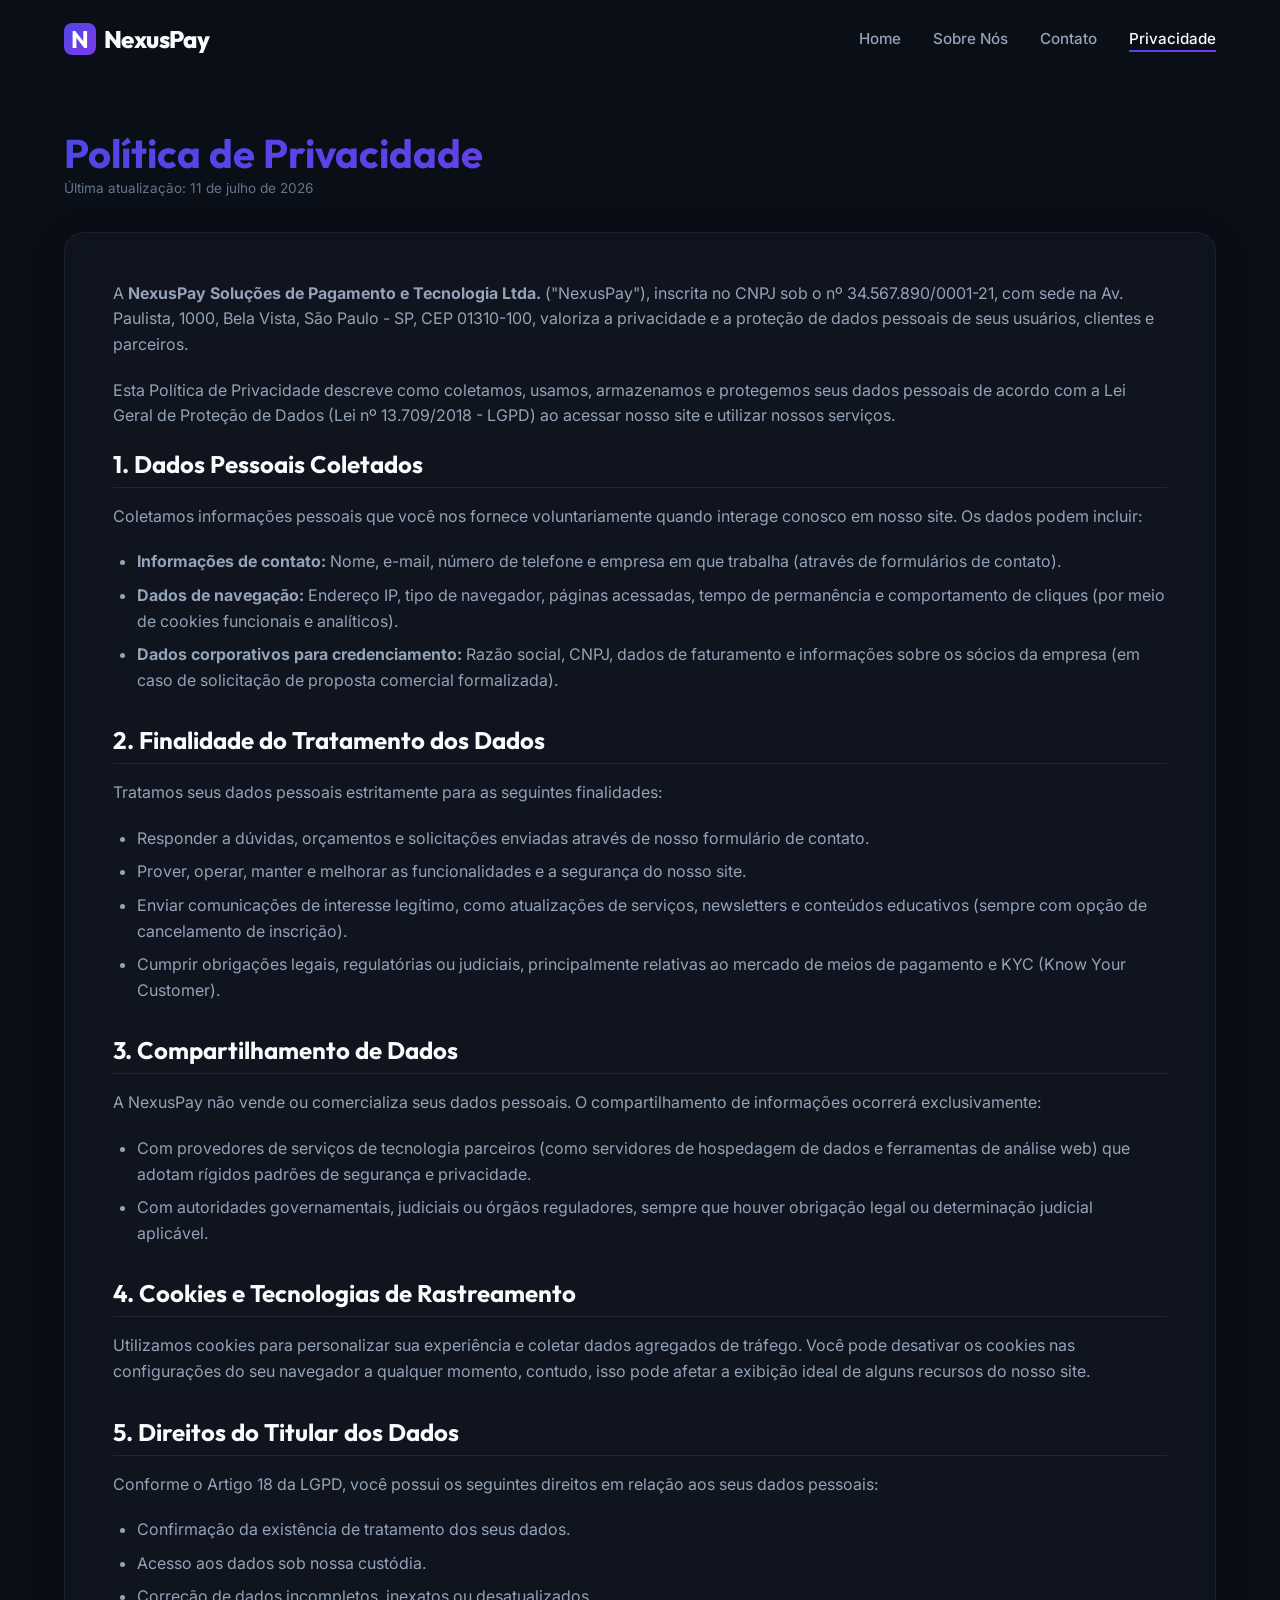
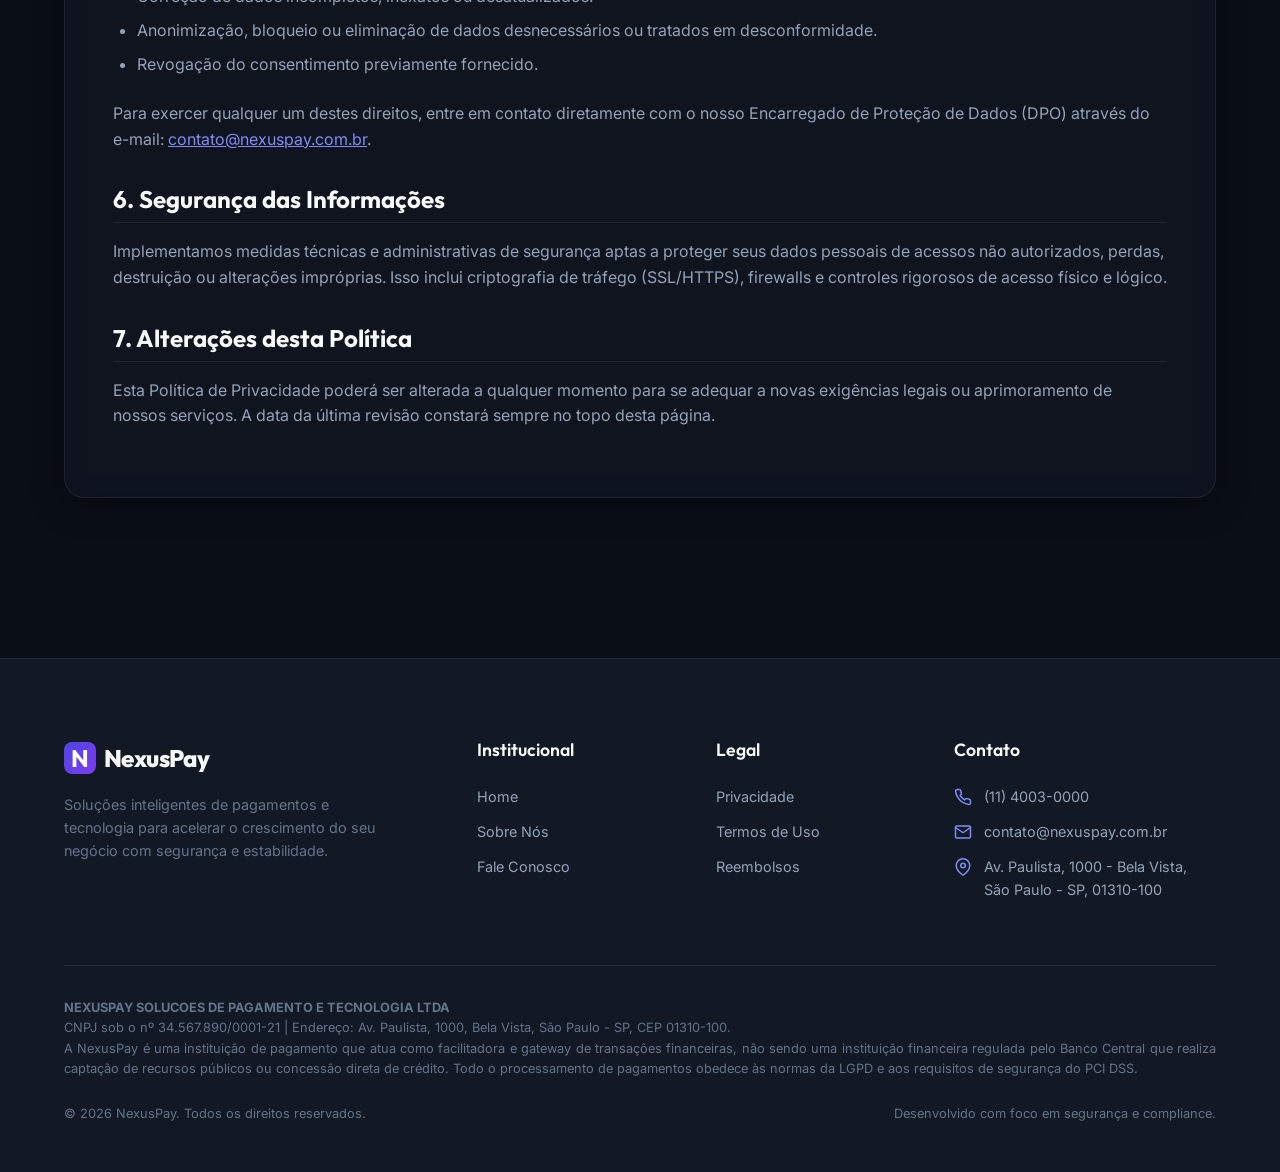
<file: site-compliance/politica-privacidade.html>
<!DOCTYPE html>
<html lang="pt-BR">
<head>
  <meta charset="UTF-8">
  <meta name="viewport" content="width=device-width, initial-scale=1.0">
  <title>Política de Privacidade | NexusPay</title>
  <meta name="description" content="Política de Privacidade e Proteção de Dados da NexusPay. Saiba como coletamos, tratamos e protegemos suas informações de acordo com a LGPD.">
  <link rel="stylesheet" href="assets/css/style.css">
  <style>
    /* Estilos específicos para páginas de texto de compliance */
    .policy-content {
      padding: 8rem 0 5rem 0;
    }
    .policy-box {
      padding: 3rem;
      margin-top: 2rem;
    }
    .policy-box h2 {
      font-size: 1.5rem;
      margin-top: 2rem;
      margin-bottom: 1rem;
      color: var(--text-primary);
      border-bottom: 1px solid var(--border-color);
      padding-bottom: 0.5rem;
    }
    .policy-box h2:first-of-type {
      margin-top: 0;
    }
    .policy-box p {
      color: var(--text-secondary);
      margin-bottom: 1.25rem;
      font-size: 1rem;
    }
    .policy-box ul {
      margin-bottom: 1.5rem;
      padding-left: 1.5rem;
      list-style-type: disc;
      color: var(--text-secondary);
    }
    .policy-box li {
      margin-bottom: 0.5rem;
    }
    .last-updated {
      color: var(--text-muted);
      font-size: 0.85rem;
      margin-bottom: 2rem;
      display: block;
    }
    @media (max-width: 768px) {
      .policy-box {
        padding: 1.5rem;
      }
    }
  </style>
</head>
<body>

  <!-- NAVBAR -->
  <nav class="navbar" id="navbar">
    <div class="container">
      <a href="index.html" class="logo" id="nav-logo">
        <div class="logo-icon">N</div>
        <span>NexusPay</span>
      </a>
      <button class="menu-toggle" id="menu-toggle" aria-label="Abrir Menu">
        <span></span>
        <span></span>
        <span></span>
      </button>
      <ul class="nav-links" id="nav-links">
        <li><a href="index.html" class="nav-link">Home</a></li>
        <li><a href="sobre.html" class="nav-link">Sobre Nós</a></li>
        <li><a href="contato.html" class="nav-link">Contato</a></li>
        <li><a href="politica-privacidade.html" class="nav-link active">Privacidade</a></li>
      </ul>
    </div>
  </nav>

  <!-- CONTENT -->
  <main class="policy-content">
    <div class="container">
      <h1 class="gradient-text" style="font-size: 2.5rem; font-family: var(--font-title);">Política de Privacidade</h1>
      <span class="last-updated">Última atualização: 11 de julho de 2026</span>
      
      <div class="glass-panel policy-box">
        <p>A <strong>NexusPay Soluções de Pagamento e Tecnologia Ltda.</strong> ("NexusPay"), inscrita no CNPJ sob o nº 34.567.890/0001-21, com sede na Av. Paulista, 1000, Bela Vista, São Paulo - SP, CEP 01310-100, valoriza a privacidade e a proteção de dados pessoais de seus usuários, clientes e parceiros.</p>
        
        <p>Esta Política de Privacidade descreve como coletamos, usamos, armazenamos e protegemos seus dados pessoais de acordo com a Lei Geral de Proteção de Dados (Lei nº 13.709/2018 - LGPD) ao acessar nosso site e utilizar nossos serviços.</p>

        <h2>1. Dados Pessoais Coletados</h2>
        <p>Coletamos informações pessoais que você nos fornece voluntariamente quando interage conosco em nosso site. Os dados podem incluir:</p>
        <ul>
          <li><strong>Informações de contato:</strong> Nome, e-mail, número de telefone e empresa em que trabalha (através de formulários de contato).</li>
          <li><strong>Dados de navegação:</strong> Endereço IP, tipo de navegador, páginas acessadas, tempo de permanência e comportamento de cliques (por meio de cookies funcionais e analíticos).</li>
          <li><strong>Dados corporativos para credenciamento:</strong> Razão social, CNPJ, dados de faturamento e informações sobre os sócios da empresa (em caso de solicitação de proposta comercial formalizada).</li>
        </ul>

        <h2>2. Finalidade do Tratamento dos Dados</h2>
        <p>Tratamos seus dados pessoais estritamente para as seguintes finalidades:</p>
        <ul>
          <li>Responder a dúvidas, orçamentos e solicitações enviadas através de nosso formulário de contato.</li>
          <li>Prover, operar, manter e melhorar as funcionalidades e a segurança do nosso site.</li>
          <li>Enviar comunicações de interesse legítimo, como atualizações de serviços, newsletters e conteúdos educativos (sempre com opção de cancelamento de inscrição).</li>
          <li>Cumprir obrigações legais, regulatórias ou judiciais, principalmente relativas ao mercado de meios de pagamento e KYC (Know Your Customer).</li>
        </ul>

        <h2>3. Compartilhamento de Dados</h2>
        <p>A NexusPay não vende ou comercializa seus dados pessoais. O compartilhamento de informações ocorrerá exclusivamente:</p>
        <ul>
          <li>Com provedores de serviços de tecnologia parceiros (como servidores de hospedagem de dados e ferramentas de análise web) que adotam rígidos padrões de segurança e privacidade.</li>
          <li>Com autoridades governamentais, judiciais ou órgãos reguladores, sempre que houver obrigação legal ou determinação judicial aplicável.</li>
        </ul>

        <h2>4. Cookies e Tecnologias de Rastreamento</h2>
        <p>Utilizamos cookies para personalizar sua experiência e coletar dados agregados de tráfego. Você pode desativar os cookies nas configurações do seu navegador a qualquer momento, contudo, isso pode afetar a exibição ideal de alguns recursos do nosso site.</p>

        <h2>5. Direitos do Titular dos Dados</h2>
        <p>Conforme o Artigo 18 da LGPD, você possui os seguintes direitos em relação aos seus dados pessoais:</p>
        <ul>
          <li>Confirmação da existência de tratamento dos seus dados.</li>
          <li>Acesso aos dados sob nossa custódia.</li>
          <li>Correção de dados incompletos, inexatos ou desatualizados.</li>
          <li>Anonimização, bloqueio ou eliminação de dados desnecessários ou tratados em desconformidade.</li>
          <li>Revogação do consentimento previamente fornecido.</li>
        </ul>
        <p>Para exercer qualquer um destes direitos, entre em contato diretamente com o nosso Encarregado de Proteção de Dados (DPO) através do e-mail: <a href="mailto:contato@nexuspay.com.br" style="color: var(--accent-light); text-decoration: underline;">contato@nexuspay.com.br</a>.</p>

        <h2>6. Segurança das Informações</h2>
        <p>Implementamos medidas técnicas e administrativas de segurança aptas a proteger seus dados pessoais de acessos não autorizados, perdas, destruição ou alterações impróprias. Isso inclui criptografia de tráfego (SSL/HTTPS), firewalls e controles rigorosos de acesso físico e lógico.</p>

        <h2>7. Alterações desta Política</h2>
        <p>Esta Política de Privacidade poderá ser alterada a qualquer momento para se adequar a novas exigências legais ou aprimoramento de nossos serviços. A data da última revisão constará sempre no topo desta página.</p>
      </div>
    </div>
  </main>

  <!-- FOOTER -->
  <footer class="footer">
    <div class="container">
      <div class="footer-grid">
        <div class="footer-brand">
          <a href="index.html" class="logo">
            <div class="logo-icon">N</div>
            <span>NexusPay</span>
          </a>
          <p>Soluções inteligentes de pagamentos e tecnologia para acelerar o crescimento do seu negócio com segurança e estabilidade.</p>
        </div>
        <div>
          <h3 class="footer-title">Institucional</h3>
          <ul class="footer-links">
            <li><a href="index.html">Home</a></li>
            <li><a href="sobre.html">Sobre Nós</a></li>
            <li><a href="contato.html">Fale Conosco</a></li>
          </ul>
        </div>
        <div>
          <h3 class="footer-title">Legal</h3>
          <ul class="footer-links">
            <li><a href="politica-privacidade.html">Privacidade</a></li>
            <li><a href="termos-uso.html">Termos de Uso</a></li>
            <li><a href="politica-reembolso.html">Reembolsos</a></li>
          </ul>
        </div>
        <div>
          <h3 class="footer-title">Contato</h3>
          <ul class="footer-contact-info">
            <li>
              <svg width="18" height="18" viewBox="0 0 24 24" fill="none" stroke="currentColor" stroke-width="2" stroke-linecap="round" stroke-linejoin="round"><path d="M22 16.92v3a2 2 0 0 1-2.18 2 19.79 19.79 0 0 1-8.63-3.07 19.5 19.5 0 0 1-6-6 19.79 19.79 0 0 1-3.07-8.67A2 2 0 0 1 4.11 2h3a2 2 0 0 1 2 1.72 12.84 12.84 0 0 0 .7 2.81 2 2 0 0 1-.45 2.11L8.09 9.91a16 16 0 0 0 6 6l1.27-1.27a2 2 0 0 1 2.11-.45 12.84 12.84 0 0 0 2.81.7A2 2 0 0 1 22 16.92z"></path></svg>
              <span>(11) 4003-0000</span>
            </li>
            <li>
              <svg width="18" height="18" viewBox="0 0 24 24" fill="none" stroke="currentColor" stroke-width="2" stroke-linecap="round" stroke-linejoin="round"><path d="M4 4h16c1.1 0 2 .9 2 2v12c0 1.1-.9 2-2 2H4c-1.1 0-2-.9-2-2V6c0-1.1.9-2 2-2z"></path><polyline points="22,6 12,13 2,6"></polyline></svg>
              <span>contato@nexuspay.com.br</span>
            </li>
            <li>
              <svg width="18" height="18" viewBox="0 0 24 24" fill="none" stroke="currentColor" stroke-width="2" stroke-linecap="round" stroke-linejoin="round"><path d="M21 10c0 7-9 13-9 13s-9-6-9-13a9 9 0 0 1 18 0z"></path><circle cx="12" cy="10" r="3"></circle></svg>
              <span>Av. Paulista, 1000 - Bela Vista, São Paulo - SP, 01310-100</span>
            </li>
          </ul>
        </div>
      </div>
      
      <div class="footer-compliance">
        <div class="compliance-info">
          <strong>NEXUSPAY SOLUCOES DE PAGAMENTO E TECNOLOGIA LTDA</strong><br>
          CNPJ sob o nº 34.567.890/0001-21 | Endereço: Av. Paulista, 1000, Bela Vista, São Paulo - SP, CEP 01310-100.<br>
          A NexusPay é uma instituição de pagamento que atua como facilitadora e gateway de transações financeiras, não sendo uma instituição financeira regulada pelo Banco Central que realiza captação de recursos públicos ou concessão direta de crédito. Todo o processamento de pagamentos obedece às normas da LGPD e aos requisitos de segurança do PCI DSS.
        </div>
        <div class="footer-bottom">
          <p>&copy; 2026 NexusPay. Todos os direitos reservados.</p>
          <p>Desenvolvido com foco em segurança e compliance.</p>
        </div>
      </div>
    </div>
  </footer>

  <script src="assets/js/main.js"></script>
</body>
</html>
</file>
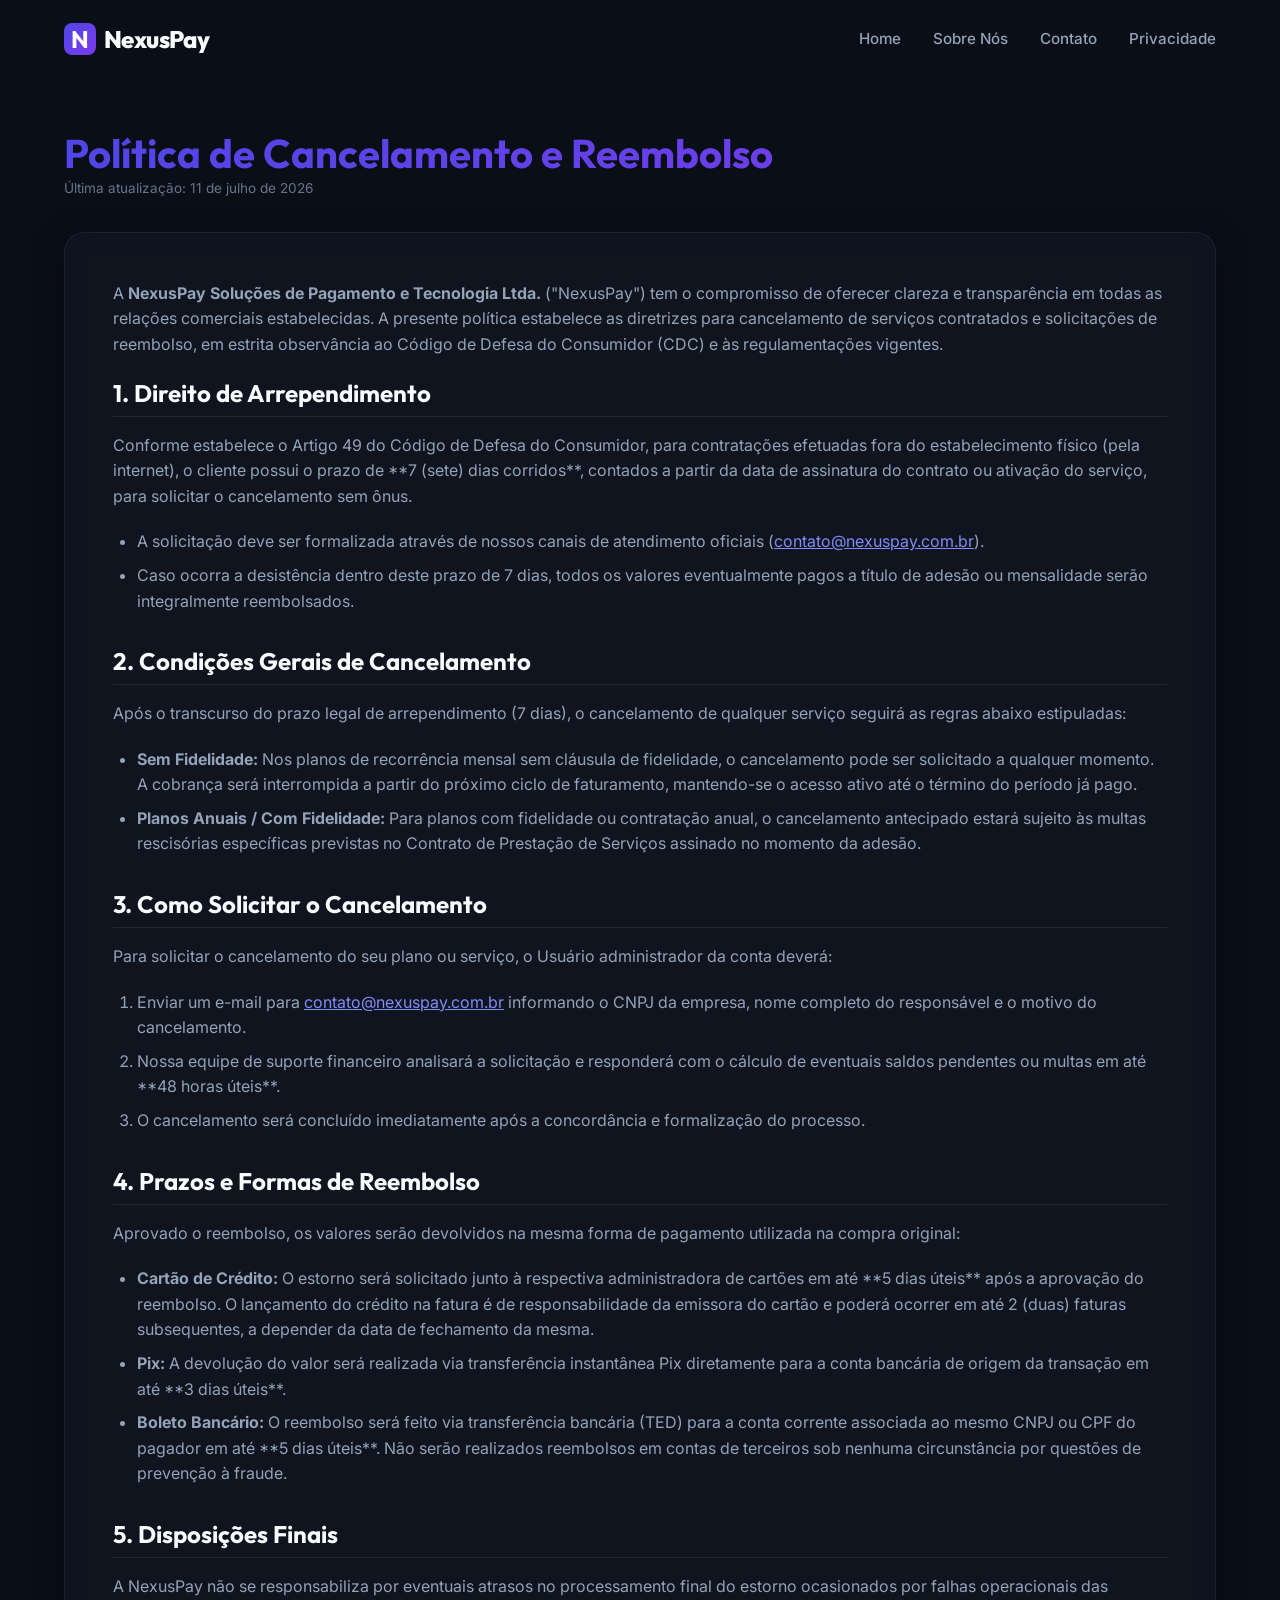
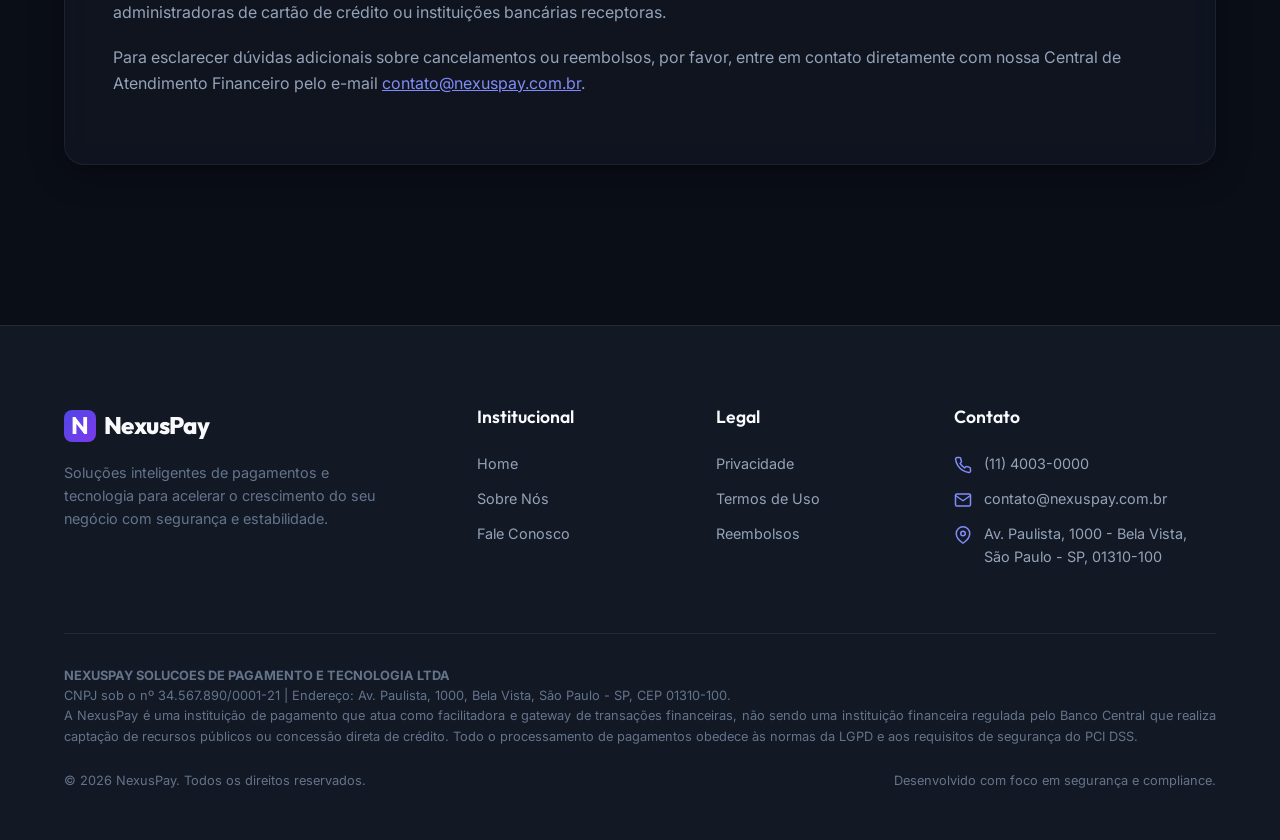
<file: site-compliance/politica-reembolso.html>
<!DOCTYPE html>
<html lang="pt-BR">
<head>
  <meta charset="UTF-8">
  <meta name="viewport" content="width=device-width, initial-scale=1.0">
  <title>Política de Cancelamento e Reembolso | NexusPay</title>
  <meta name="description" content="Política de Cancelamento, Devolução e Reembolso da NexusPay. Conheça as condições, prazos e procedimentos para exercer seu direito de arrependimento.">
  <link rel="stylesheet" href="assets/css/style.css">
  <style>
    /* Estilos específicos para páginas de texto de compliance */
    .policy-content {
      padding: 8rem 0 5rem 0;
    }
    .policy-box {
      padding: 3rem;
      margin-top: 2rem;
    }
    .policy-box h2 {
      font-size: 1.5rem;
      margin-top: 2rem;
      margin-bottom: 1rem;
      color: var(--text-primary);
      border-bottom: 1px solid var(--border-color);
      padding-bottom: 0.5rem;
    }
    .policy-box h2:first-of-type {
      margin-top: 0;
    }
    .policy-box p {
      color: var(--text-secondary);
      margin-bottom: 1.25rem;
      font-size: 1rem;
    }
    .policy-box ul {
      margin-bottom: 1.5rem;
      padding-left: 1.5rem;
      list-style-type: disc;
      color: var(--text-secondary);
    }
    .policy-box li {
      margin-bottom: 0.5rem;
    }
    .last-updated {
      color: var(--text-muted);
      font-size: 0.85rem;
      margin-bottom: 2rem;
      display: block;
    }
    @media (max-width: 768px) {
      .policy-box {
        padding: 1.5rem;
      }
    }
  </style>
</head>
<body>

  <!-- NAVBAR -->
  <nav class="navbar" id="navbar">
    <div class="container">
      <a href="index.html" class="logo" id="nav-logo">
        <div class="logo-icon">N</div>
        <span>NexusPay</span>
      </a>
      <button class="menu-toggle" id="menu-toggle" aria-label="Abrir Menu">
        <span></span>
        <span></span>
        <span></span>
      </button>
      <ul class="nav-links" id="nav-links">
        <li><a href="index.html" class="nav-link">Home</a></li>
        <li><a href="sobre.html" class="nav-link">Sobre Nós</a></li>
        <li><a href="contato.html" class="nav-link">Contato</a></li>
        <li><a href="politica-privacidade.html" class="nav-link">Privacidade</a></li>
      </ul>
    </div>
  </nav>

  <!-- CONTENT -->
  <main class="policy-content">
    <div class="container">
      <h1 class="gradient-text" style="font-size: 2.5rem; font-family: var(--font-title);">Política de Cancelamento e Reembolso</h1>
      <span class="last-updated">Última atualização: 11 de julho de 2026</span>
      
      <div class="glass-panel policy-box">
        <p>A <strong>NexusPay Soluções de Pagamento e Tecnologia Ltda.</strong> ("NexusPay") tem o compromisso de oferecer clareza e transparência em todas as relações comerciais estabelecidas. A presente política estabelece as diretrizes para cancelamento de serviços contratados e solicitações de reembolso, em estrita observância ao Código de Defesa do Consumidor (CDC) e às regulamentações vigentes.</p>

        <h2>1. Direito de Arrependimento</h2>
        <p>Conforme estabelece o Artigo 49 do Código de Defesa do Consumidor, para contratações efetuadas fora do estabelecimento físico (pela internet), o cliente possui o prazo de **7 (sete) dias corridos**, contados a partir da data de assinatura do contrato ou ativação do serviço, para solicitar o cancelamento sem ônus.</p>
        <ul>
          <li>A solicitação deve ser formalizada através de nossos canais de atendimento oficiais (<a href="mailto:contato@nexuspay.com.br" style="color: var(--accent-light); text-decoration: underline;">contato@nexuspay.com.br</a>).</li>
          <li>Caso ocorra a desistência dentro deste prazo de 7 dias, todos os valores eventualmente pagos a título de adesão ou mensalidade serão integralmente reembolsados.</li>
        </ul>

        <h2>2. Condições Gerais de Cancelamento</h2>
        <p>Após o transcurso do prazo legal de arrependimento (7 dias), o cancelamento de qualquer serviço seguirá as regras abaixo estipuladas:</p>
        <ul>
          <li><strong>Sem Fidelidade:</strong> Nos planos de recorrência mensal sem cláusula de fidelidade, o cancelamento pode ser solicitado a qualquer momento. A cobrança será interrompida a partir do próximo ciclo de faturamento, mantendo-se o acesso ativo até o término do período já pago.</li>
          <li><strong>Planos Anuais / Com Fidelidade:</strong> Para planos com fidelidade ou contratação anual, o cancelamento antecipado estará sujeito às multas rescisórias específicas previstas no Contrato de Prestação de Serviços assinado no momento da adesão.</li>
        </ul>

        <h2>3. Como Solicitar o Cancelamento</h2>
        <p>Para solicitar o cancelamento do seu plano ou serviço, o Usuário administrador da conta deverá:</p>
        <ol style="margin-left: 1.5rem; margin-bottom: 1.5rem; color: var(--text-secondary);">
          <li style="margin-bottom: 0.5rem;">Enviar um e-mail para <a href="mailto:contato@nexuspay.com.br" style="color: var(--accent-light); text-decoration: underline;">contato@nexuspay.com.br</a> informando o CNPJ da empresa, nome completo do responsável e o motivo do cancelamento.</li>
          <li style="margin-bottom: 0.5rem;">Nossa equipe de suporte financeiro analisará a solicitação e responderá com o cálculo de eventuais saldos pendentes ou multas em até **48 horas úteis**.</li>
          <li style="margin-bottom: 0.5rem;">O cancelamento será concluído imediatamente após a concordância e formalização do processo.</li>
        </ol>

        <h2>4. Prazos e Formas de Reembolso</h2>
        <p>Aprovado o reembolso, os valores serão devolvidos na mesma forma de pagamento utilizada na compra original:</p>
        <ul>
          <li><strong>Cartão de Crédito:</strong> O estorno será solicitado junto à respectiva administradora de cartões em até **5 dias úteis** após a aprovação do reembolso. O lançamento do crédito na fatura é de responsabilidade da emissora do cartão e poderá ocorrer em até 2 (duas) faturas subsequentes, a depender da data de fechamento da mesma.</li>
          <li><strong>Pix:</strong> A devolução do valor será realizada via transferência instantânea Pix diretamente para a conta bancária de origem da transação em até **3 dias úteis**.</li>
          <li><strong>Boleto Bancário:</strong> O reembolso será feito via transferência bancária (TED) para a conta corrente associada ao mesmo CNPJ ou CPF do pagador em até **5 dias úteis**. Não serão realizados reembolsos em contas de terceiros sob nenhuma circunstância por questões de prevenção à fraude.</li>
        </ul>

        <h2>5. Disposições Finais</h2>
        <p>A NexusPay não se responsabiliza por eventuais atrasos no processamento final do estorno ocasionados por falhas operacionais das administradoras de cartão de crédito ou instituições bancárias receptoras.</p>
        <p>Para esclarecer dúvidas adicionais sobre cancelamentos ou reembolsos, por favor, entre em contato diretamente com nossa Central de Atendimento Financeiro pelo e-mail <a href="mailto:contato@nexuspay.com.br" style="color: var(--accent-light); text-decoration: underline;">contato@nexuspay.com.br</a>.</p>
      </div>
    </div>
  </main>

  <!-- FOOTER -->
  <footer class="footer">
    <div class="container">
      <div class="footer-grid">
        <div class="footer-brand">
          <a href="index.html" class="logo">
            <div class="logo-icon">N</div>
            <span>NexusPay</span>
          </a>
          <p>Soluções inteligentes de pagamentos e tecnologia para acelerar o crescimento do seu negócio com segurança e estabilidade.</p>
        </div>
        <div>
          <h3 class="footer-title">Institucional</h3>
          <ul class="footer-links">
            <li><a href="index.html">Home</a></li>
            <li><a href="sobre.html">Sobre Nós</a></li>
            <li><a href="contato.html">Fale Conosco</a></li>
          </ul>
        </div>
        <div>
          <h3 class="footer-title">Legal</h3>
          <ul class="footer-links">
            <li><a href="politica-privacidade.html">Privacidade</a></li>
            <li><a href="termos-uso.html">Termos de Uso</a></li>
            <li><a href="politica-reembolso.html">Reembolsos</a></li>
          </ul>
        </div>
        <div>
          <h3 class="footer-title">Contato</h3>
          <ul class="footer-contact-info">
            <li>
              <svg width="18" height="18" viewBox="0 0 24 24" fill="none" stroke="currentColor" stroke-width="2" stroke-linecap="round" stroke-linejoin="round"><path d="M22 16.92v3a2 2 0 0 1-2.18 2 19.79 19.79 0 0 1-8.63-3.07 19.5 19.5 0 0 1-6-6 19.79 19.79 0 0 1-3.07-8.67A2 2 0 0 1 4.11 2h3a2 2 0 0 1 2 1.72 12.84 12.84 0 0 0 .7 2.81 2 2 0 0 1-.45 2.11L8.09 9.91a16 16 0 0 0 6 6l1.27-1.27a2 2 0 0 1 2.11-.45 12.84 12.84 0 0 0 2.81.7A2 2 0 0 1 22 16.92z"></path></svg>
              <span>(11) 4003-0000</span>
            </li>
            <li>
              <svg width="18" height="18" viewBox="0 0 24 24" fill="none" stroke="currentColor" stroke-width="2" stroke-linecap="round" stroke-linejoin="round"><path d="M4 4h16c1.1 0 2 .9 2 2v12c0 1.1-.9 2-2 2H4c-1.1 0-2-.9-2-2V6c0-1.1.9-2 2-2z"></path><polyline points="22,6 12,13 2,6"></polyline></svg>
              <span>contato@nexuspay.com.br</span>
            </li>
            <li>
              <svg width="18" height="18" viewBox="0 0 24 24" fill="none" stroke="currentColor" stroke-width="2" stroke-linecap="round" stroke-linejoin="round"><path d="M21 10c0 7-9 13-9 13s-9-6-9-13a9 9 0 0 1 18 0z"></path><circle cx="12" cy="10" r="3"></circle></svg>
              <span>Av. Paulista, 1000 - Bela Vista, São Paulo - SP, 01310-100</span>
            </li>
          </ul>
        </div>
      </div>
      
      <div class="footer-compliance">
        <div class="compliance-info">
          <strong>NEXUSPAY SOLUCOES DE PAGAMENTO E TECNOLOGIA LTDA</strong><br>
          CNPJ sob o nº 34.567.890/0001-21 | Endereço: Av. Paulista, 1000, Bela Vista, São Paulo - SP, CEP 01310-100.<br>
          A NexusPay é uma instituição de pagamento que atua como facilitadora e gateway de transações financeiras, não sendo uma instituição financeira regulada pelo Banco Central que realiza captação de recursos públicos ou concessão direta de crédito. Todo o processamento de pagamentos obedece às normas da LGPD e aos requisitos de segurança do PCI DSS.
        </div>
        <div class="footer-bottom">
          <p>&copy; 2026 NexusPay. Todos os direitos reservados.</p>
          <p>Desenvolvido com foco em segurança e compliance.</p>
        </div>
      </div>
    </div>
  </footer>

  <script src="assets/js/main.js"></script>
</body>
</html>
</file>
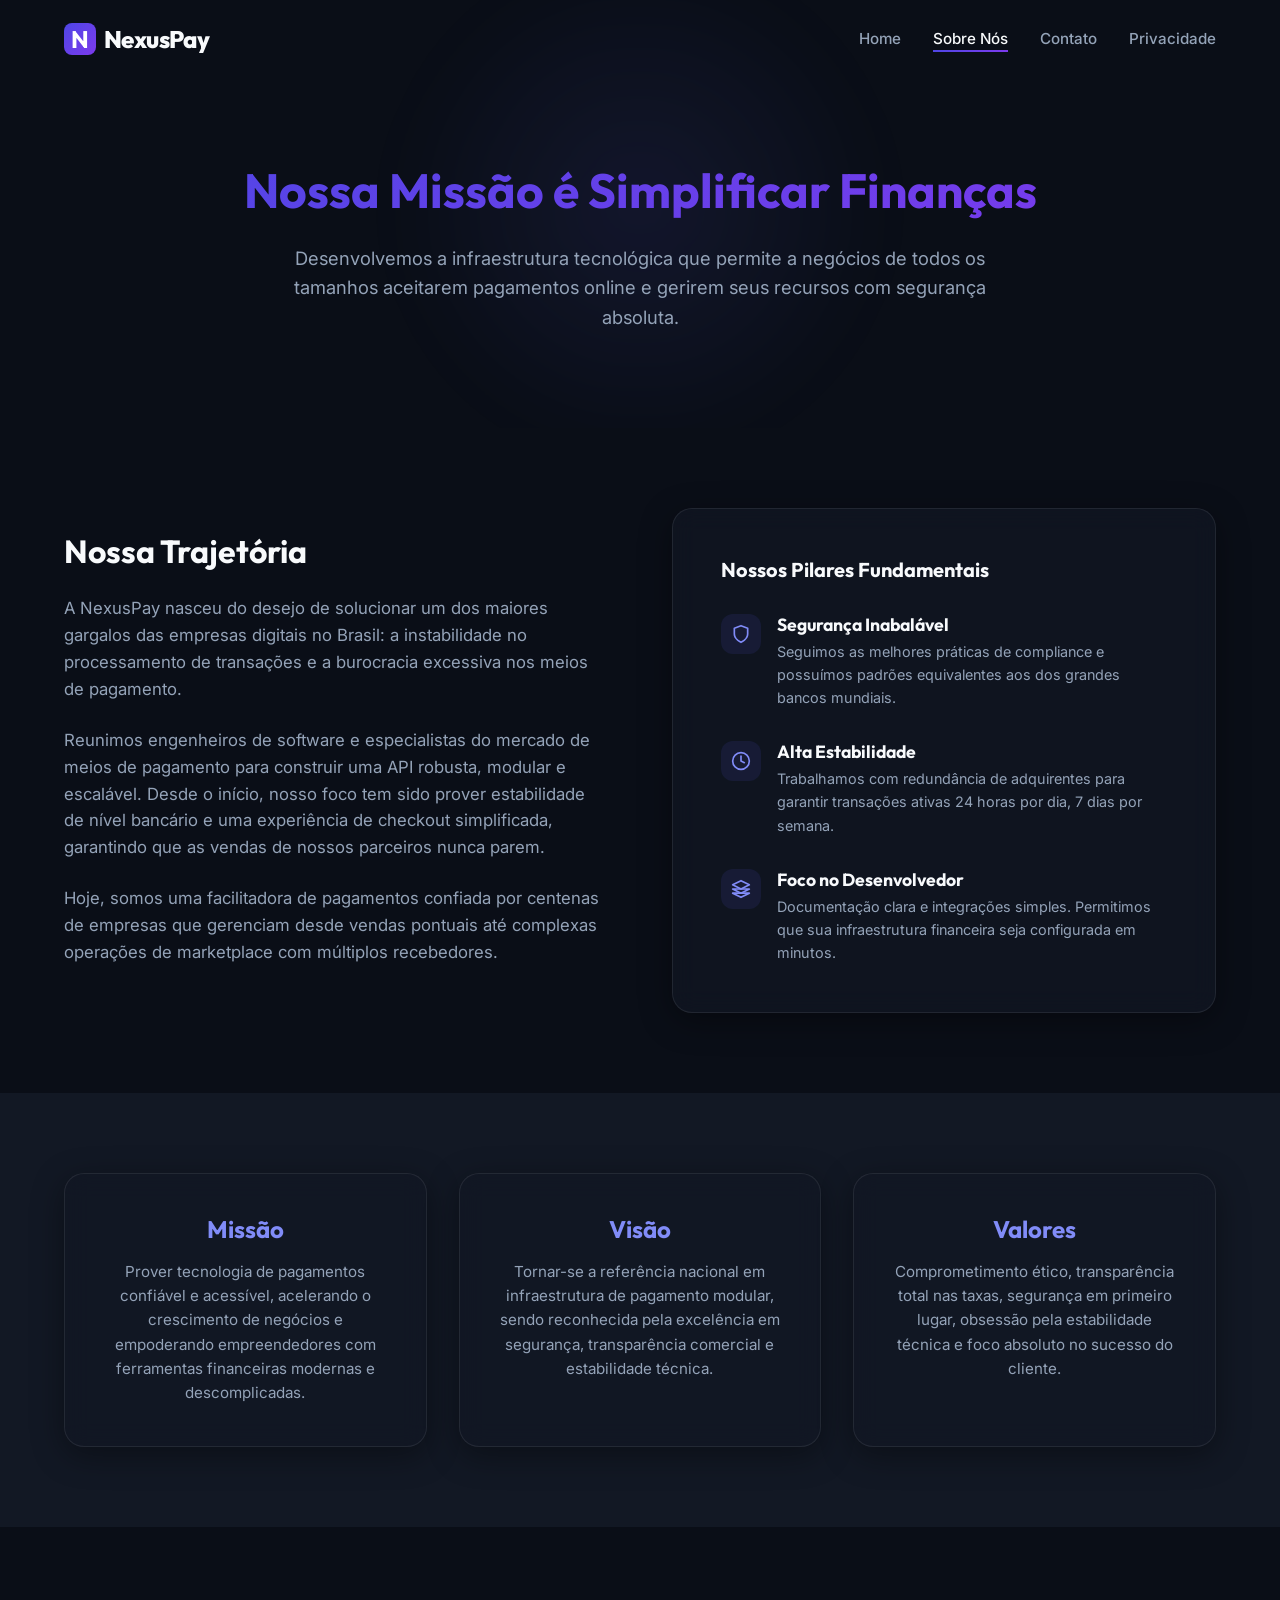
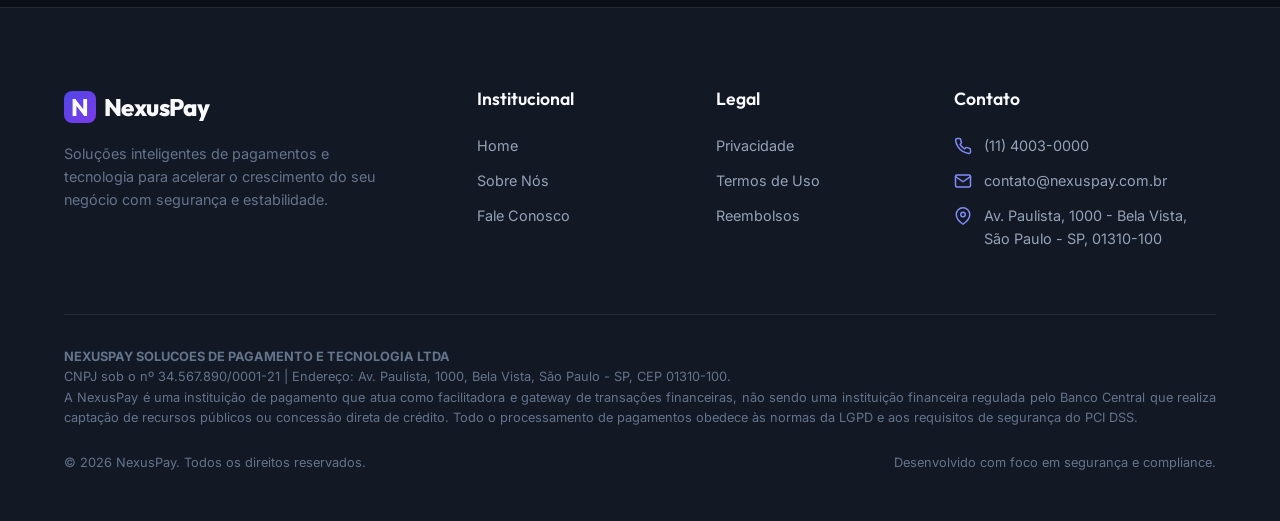
<file: site-compliance/sobre.html>
<!DOCTYPE html>
<html lang="pt-BR">
<head>
  <meta charset="UTF-8">
  <meta name="viewport" content="width=device-width, initial-scale=1.0">
  <title>Sobre Nós | NexusPay</title>
  <meta name="description" content="Conheça a história, a missão e os valores da NexusPay. Somos focados em revolucionar a infraestrutura financeira de empresas com segurança e estabilidade.">
  <link rel="stylesheet" href="assets/css/style.css">
  <style>
    /* Estilos específicos da página Sobre */
    .about-hero {
      padding: 10rem 0 6rem 0;
      text-align: center;
      position: relative;
      overflow: hidden;
    }
    .about-hero::before {
      content: '';
      position: absolute;
      top: -10%;
      left: 50%;
      transform: translateX(-50%);
      width: 500px;
      height: 500px;
      background: radial-gradient(circle, rgba(99, 102, 241, 0.1) 0%, rgba(0,0,0,0) 70%);
      filter: blur(30px);
      z-index: -1;
    }
    .about-hero h1 {
      font-size: 3rem;
      margin-bottom: 1.5rem;
    }
    .about-hero p {
      color: var(--text-secondary);
      font-size: 1.15rem;
      max-width: 700px;
      margin: 0 auto;
    }
    
    .story-section {
      padding: 5rem 0;
    }
    .story-grid {
      display: grid;
      grid-template-columns: 1fr 1fr;
      gap: 4rem;
      align-items: center;
    }
    .story-text h2 {
      font-size: 2rem;
      margin-bottom: 1.5rem;
    }
    .story-text p {
      color: var(--text-secondary);
      margin-bottom: 1.5rem;
      font-size: 1.05rem;
    }
    .story-visual {
      border: 1px solid var(--border-color);
      border-radius: var(--radius-lg);
      padding: 3rem;
      display: flex;
      flex-direction: column;
      gap: 2rem;
      position: relative;
    }
    
    .value-card-small {
      display: flex;
      gap: 1rem;
      align-items: flex-start;
    }
    .value-icon {
      width: 40px;
      height: 40px;
      border-radius: var(--radius-md);
      background: rgba(99, 102, 241, 0.1);
      color: var(--accent-light);
      display: flex;
      align-items: center;
      justify-content: center;
      flex-shrink: 0;
    }
    .value-info h4 {
      font-size: 1.1rem;
      margin-bottom: 0.25rem;
    }
    .value-info p {
      font-size: 0.9rem;
      color: var(--text-secondary);
    }
    
    .mvv-section {
      padding: 5rem 0;
      background: var(--bg-secondary);
      border-y: 1px solid var(--border-color);
    }
    .mvv-grid {
      display: grid;
      grid-template-columns: repeat(3, 1fr);
      gap: 2rem;
    }
    .mvv-card {
      padding: 2.5rem;
      border: 1px solid var(--border-color);
      text-align: center;
    }
    .mvv-card h3 {
      font-size: 1.5rem;
      margin-bottom: 1rem;
      color: var(--accent-light);
    }
    .mvv-card p {
      color: var(--text-secondary);
      font-size: 0.95rem;
    }
    
    @media (max-width: 992px) {
      .story-grid {
        grid-template-columns: 1fr;
        gap: 3rem;
      }
      .mvv-grid {
        grid-template-columns: 1fr;
      }
    }
  </style>
</head>
<body>

  <!-- NAVBAR -->
  <nav class="navbar" id="navbar">
    <div class="container">
      <a href="index.html" class="logo" id="nav-logo">
        <div class="logo-icon">N</div>
        <span>NexusPay</span>
      </a>
      <button class="menu-toggle" id="menu-toggle" aria-label="Abrir Menu">
        <span></span>
        <span></span>
        <span></span>
      </button>
      <ul class="nav-links" id="nav-links">
        <li><a href="index.html" class="nav-link">Home</a></li>
        <li><a href="sobre.html" class="nav-link active">Sobre Nós</a></li>
        <li><a href="contato.html" class="nav-link">Contato</a></li>
        <li><a href="politica-privacidade.html" class="nav-link">Privacidade</a></li>
      </ul>
    </div>
  </nav>

  <!-- HERO -->
  <section class="about-hero">
    <div class="container">
      <h1 class="gradient-text">Nossa Missão é Simplificar Finanças</h1>
      <p>Desenvolvemos a infraestrutura tecnológica que permite a negócios de todos os tamanhos aceitarem pagamentos online e gerirem seus recursos com segurança absoluta.</p>
    </div>
  </section>

  <!-- STORY -->
  <section class="story-section">
    <div class="container">
      <div class="story-grid">
        <div class="story-text">
          <h2>Nossa Trajetória</h2>
          <p>A NexusPay nasceu do desejo de solucionar um dos maiores gargalos das empresas digitais no Brasil: a instabilidade no processamento de transações e a burocracia excessiva nos meios de pagamento.</p>
          <p>Reunimos engenheiros de software e especialistas do mercado de meios de pagamento para construir uma API robusta, modular e escalável. Desde o início, nosso foco tem sido prover estabilidade de nível bancário e uma experiência de checkout simplificada, garantindo que as vendas de nossos parceiros nunca parem.</p>
          <p>Hoje, somos uma facilitadora de pagamentos confiada por centenas de empresas que gerenciam desde vendas pontuais até complexas operações de marketplace com múltiplos recebedores.</p>
        </div>
        <div class="glass-panel story-visual">
          <h3 style="font-family: var(--font-title); font-size: 1.25rem;">Nossos Pilares Fundamentais</h3>
          
          <div class="value-card-small">
            <div class="value-icon">
              <svg width="20" height="20" viewBox="0 0 24 24" fill="none" stroke="currentColor" stroke-width="2" stroke-linecap="round" stroke-linejoin="round"><path d="M12 22s8-4 8-10V5l-8-3-8 3v7c0 6 8 10 8 10z"></path></svg>
            </div>
            <div class="value-info">
              <h4>Segurança Inabalável</h4>
              <p>Seguimos as melhores práticas de compliance e possuímos padrões equivalentes aos dos grandes bancos mundiais.</p>
            </div>
          </div>
          
          <div class="value-card-small">
            <div class="value-icon">
              <svg width="20" height="20" viewBox="0 0 24 24" fill="none" stroke="currentColor" stroke-width="2" stroke-linecap="round" stroke-linejoin="round"><circle cx="12" cy="12" r="10"></circle><polyline points="12 6 12 12 16 14"></polyline></svg>
            </div>
            <div class="value-info">
              <h4>Alta Estabilidade</h4>
              <p>Trabalhamos com redundância de adquirentes para garantir transações ativas 24 horas por dia, 7 dias por semana.</p>
            </div>
          </div>

          <div class="value-card-small">
            <div class="value-icon">
              <svg width="20" height="20" viewBox="0 0 24 24" fill="none" stroke="currentColor" stroke-width="2" stroke-linecap="round" stroke-linejoin="round"><polygon points="12 2 2 7 12 12 22 7 12 2 12 2"></polygon><polygon points="2 17 12 22 22 17 2 17 2 17"></polygon><polygon points="2 12 12 17 22 12 2 12 2 12"></polygon></svg>
            </div>
            <div class="value-info">
              <h4>Foco no Desenvolvedor</h4>
              <p>Documentação clara e integrações simples. Permitimos que sua infraestrutura financeira seja configurada em minutos.</p>
            </div>
          </div>
        </div>
      </div>
    </div>
  </section>

  <!-- MISSION VISION VALUES -->
  <section class="mvv-section">
    <div class="container">
      <div class="mvv-grid">
        <div class="glass-panel mvv-card">
          <h3>Missão</h3>
          <p>Prover tecnologia de pagamentos confiável e acessível, acelerando o crescimento de negócios e empoderando empreendedores com ferramentas financeiras modernas e descomplicadas.</p>
        </div>
        <div class="glass-panel mvv-card">
          <h3>Visão</h3>
          <p>Tornar-se a referência nacional em infraestrutura de pagamento modular, sendo reconhecida pela excelência em segurança, transparência comercial e estabilidade técnica.</p>
        </div>
        <div class="glass-panel mvv-card">
          <h3>Valores</h3>
          <p>Comprometimento ético, transparência total nas taxas, segurança em primeiro lugar, obsessão pela estabilidade técnica e foco absoluto no sucesso do cliente.</p>
        </div>
      </div>
    </div>
  </section>

  <!-- FOOTER -->
  <footer class="footer">
    <div class="container">
      <div class="footer-grid">
        <div class="footer-brand">
          <a href="index.html" class="logo">
            <div class="logo-icon">N</div>
            <span>NexusPay</span>
          </a>
          <p>Soluções inteligentes de pagamentos e tecnologia para acelerar o crescimento do seu negócio com segurança e estabilidade.</p>
        </div>
        <div>
          <h3 class="footer-title">Institucional</h3>
          <ul class="footer-links">
            <li><a href="index.html">Home</a></li>
            <li><a href="sobre.html">Sobre Nós</a></li>
            <li><a href="contato.html">Fale Conosco</a></li>
          </ul>
        </div>
        <div>
          <h3 class="footer-title">Legal</h3>
          <ul class="footer-links">
            <li><a href="politica-privacidade.html">Privacidade</a></li>
            <li><a href="termos-uso.html">Termos de Uso</a></li>
            <li><a href="politica-reembolso.html">Reembolsos</a></li>
          </ul>
        </div>
        <div>
          <h3 class="footer-title">Contato</h3>
          <ul class="footer-contact-info">
            <li>
              <svg width="18" height="18" viewBox="0 0 24 24" fill="none" stroke="currentColor" stroke-width="2" stroke-linecap="round" stroke-linejoin="round"><path d="M22 16.92v3a2 2 0 0 1-2.18 2 19.79 19.79 0 0 1-8.63-3.07 19.5 19.5 0 0 1-6-6 19.79 19.79 0 0 1-3.07-8.67A2 2 0 0 1 4.11 2h3a2 2 0 0 1 2 1.72 12.84 12.84 0 0 0 .7 2.81 2 2 0 0 1-.45 2.11L8.09 9.91a16 16 0 0 0 6 6l1.27-1.27a2 2 0 0 1 2.11-.45 12.84 12.84 0 0 0 2.81.7A2 2 0 0 1 22 16.92z"></path></svg>
              <span>(11) 4003-0000</span>
            </li>
            <li>
              <svg width="18" height="18" viewBox="0 0 24 24" fill="none" stroke="currentColor" stroke-width="2" stroke-linecap="round" stroke-linejoin="round"><path d="M4 4h16c1.1 0 2 .9 2 2v12c0 1.1-.9 2-2 2H4c-1.1 0-2-.9-2-2V6c0-1.1.9-2 2-2z"></path><polyline points="22,6 12,13 2,6"></polyline></svg>
              <span>contato@nexuspay.com.br</span>
            </li>
            <li>
              <svg width="18" height="18" viewBox="0 0 24 24" fill="none" stroke="currentColor" stroke-width="2" stroke-linecap="round" stroke-linejoin="round"><path d="M21 10c0 7-9 13-9 13s-9-6-9-13a9 9 0 0 1 18 0z"></path><circle cx="12" cy="10" r="3"></circle></svg>
              <span>Av. Paulista, 1000 - Bela Vista, São Paulo - SP, 01310-100</span>
            </li>
          </ul>
        </div>
      </div>
      
      <div class="footer-compliance">
        <div class="compliance-info">
          <strong>NEXUSPAY SOLUCOES DE PAGAMENTO E TECNOLOGIA LTDA</strong><br>
          CNPJ sob o nº 34.567.890/0001-21 | Endereço: Av. Paulista, 1000, Bela Vista, São Paulo - SP, CEP 01310-100.<br>
          A NexusPay é uma instituição de pagamento que atua como facilitadora e gateway de transações financeiras, não sendo uma instituição financeira regulada pelo Banco Central que realiza captação de recursos públicos ou concessão direta de crédito. Todo o processamento de pagamentos obedece às normas da LGPD e aos requisitos de segurança do PCI DSS.
        </div>
        <div class="footer-bottom">
          <p>&copy; 2026 NexusPay. Todos os direitos reservados.</p>
          <p>Desenvolvido com foco em segurança e compliance.</p>
        </div>
      </div>
    </div>
  </footer>

  <script src="assets/js/main.js"></script>
</body>
</html>
</file>
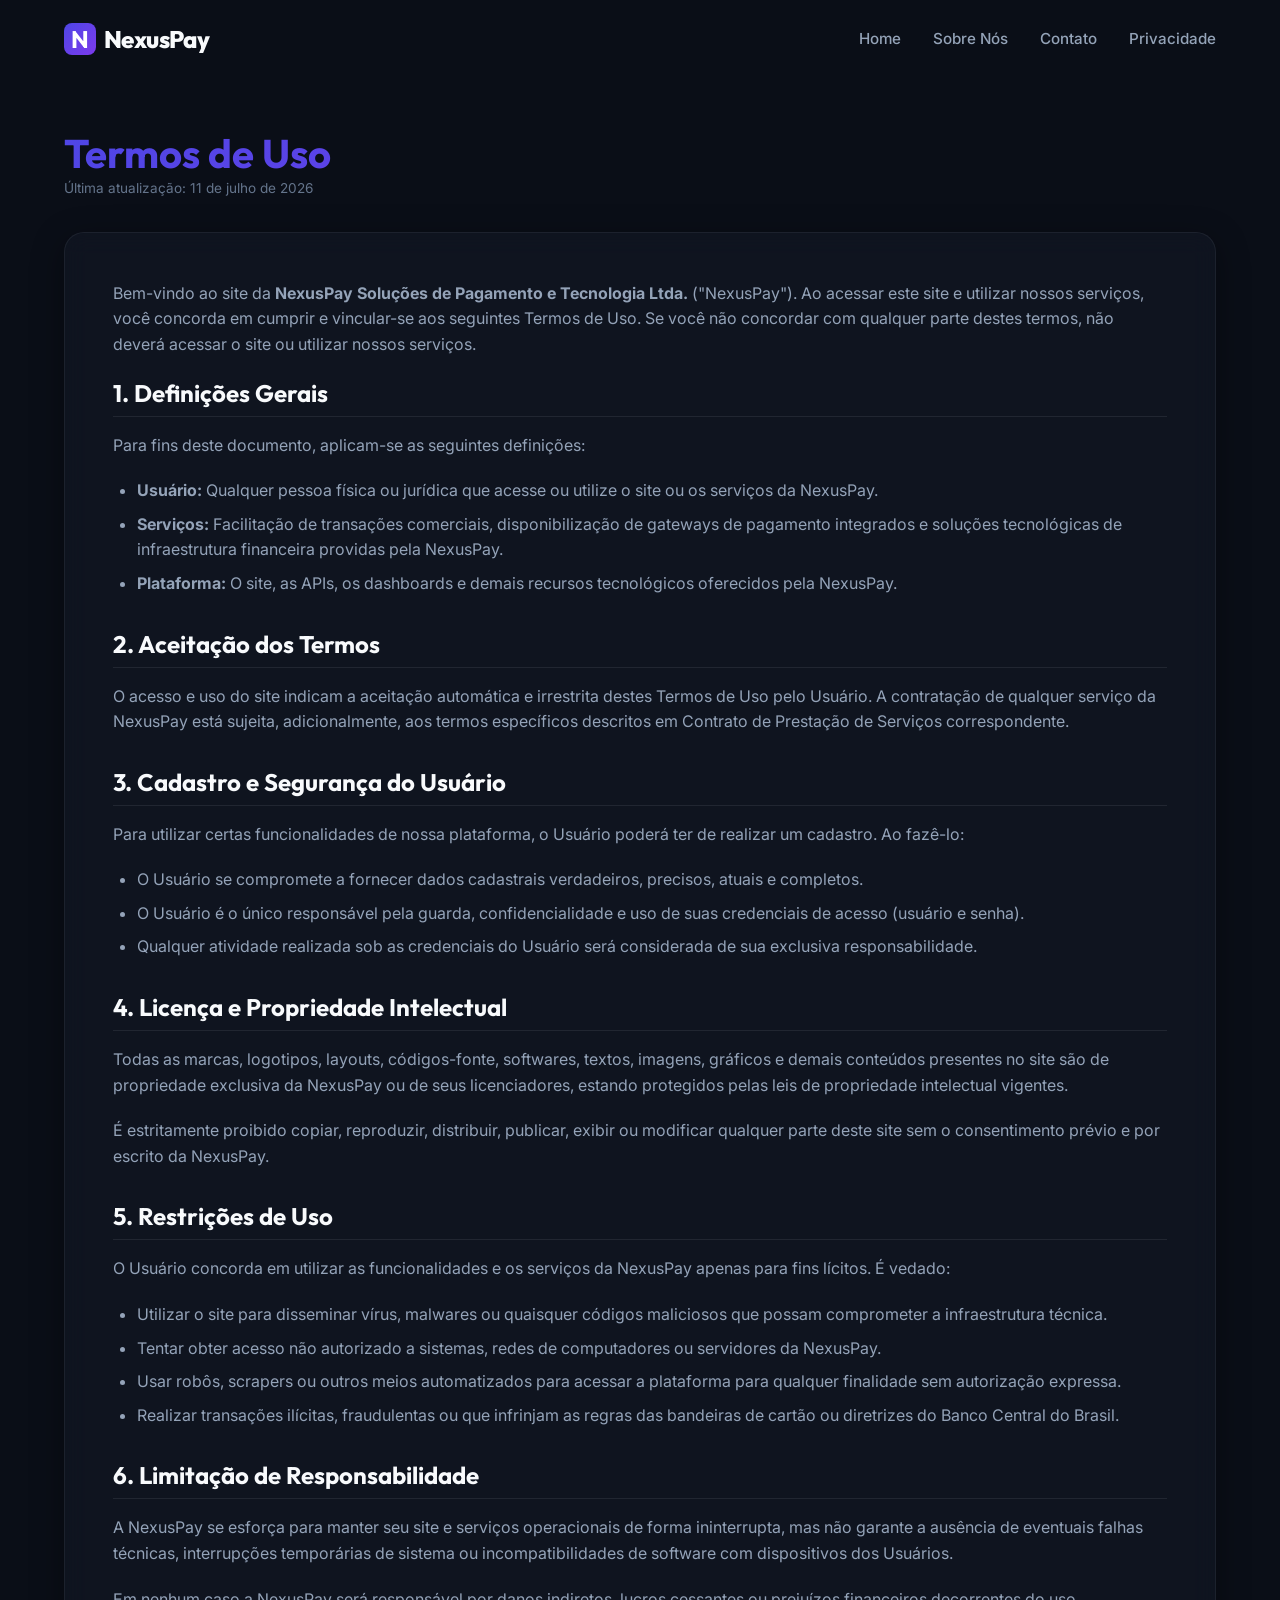
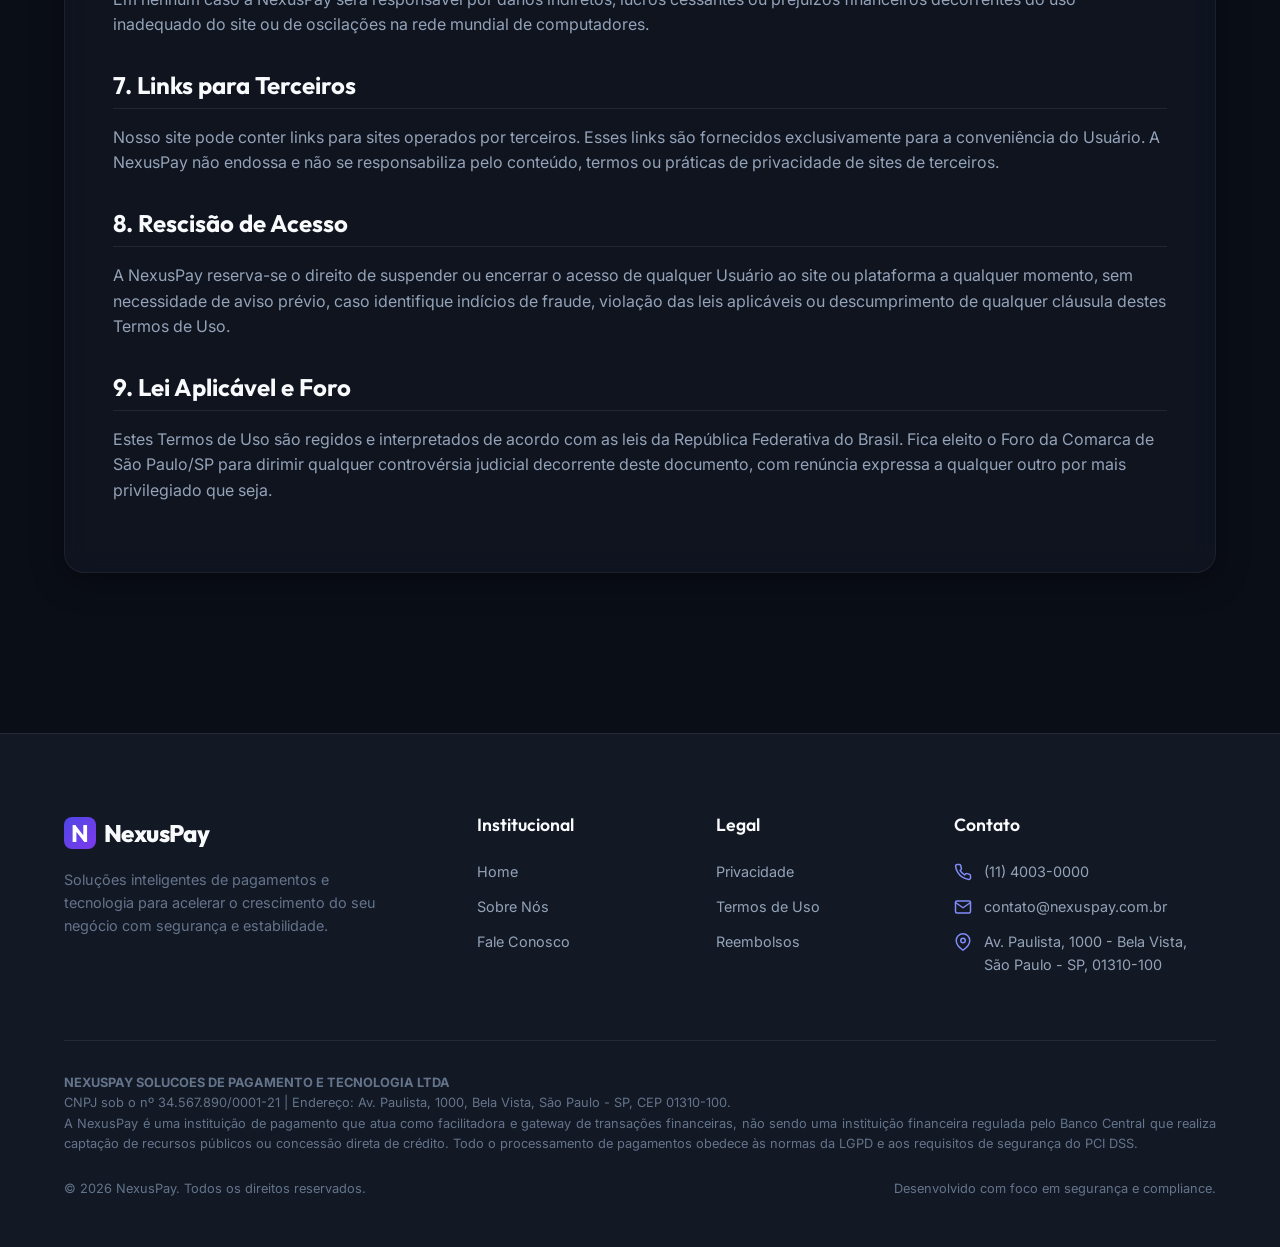
<file: site-compliance/termos-uso.html>
<!DOCTYPE html>
<html lang="pt-BR">
<head>
  <meta charset="UTF-8">
  <meta name="viewport" content="width=device-width, initial-scale=1.0">
  <title>Termos de Uso | NexusPay</title>
  <meta name="description" content="Termos e Condições Gerais de Uso do site e serviços da NexusPay. Leia atentamente as regras e obrigações para a utilização da nossa plataforma.">
  <link rel="stylesheet" href="assets/css/style.css">
  <style>
    /* Estilos específicos para páginas de texto de compliance */
    .policy-content {
      padding: 8rem 0 5rem 0;
    }
    .policy-box {
      padding: 3rem;
      margin-top: 2rem;
    }
    .policy-box h2 {
      font-size: 1.5rem;
      margin-top: 2rem;
      margin-bottom: 1rem;
      color: var(--text-primary);
      border-bottom: 1px solid var(--border-color);
      padding-bottom: 0.5rem;
    }
    .policy-box h2:first-of-type {
      margin-top: 0;
    }
    .policy-box p {
      color: var(--text-secondary);
      margin-bottom: 1.25rem;
      font-size: 1rem;
    }
    .policy-box ul {
      margin-bottom: 1.5rem;
      padding-left: 1.5rem;
      list-style-type: disc;
      color: var(--text-secondary);
    }
    .policy-box li {
      margin-bottom: 0.5rem;
    }
    .last-updated {
      color: var(--text-muted);
      font-size: 0.85rem;
      margin-bottom: 2rem;
      display: block;
    }
    @media (max-width: 768px) {
      .policy-box {
        padding: 1.5rem;
      }
    }
  </style>
</head>
<body>

  <!-- NAVBAR -->
  <nav class="navbar" id="navbar">
    <div class="container">
      <a href="index.html" class="logo" id="nav-logo">
        <div class="logo-icon">N</div>
        <span>NexusPay</span>
      </a>
      <button class="menu-toggle" id="menu-toggle" aria-label="Abrir Menu">
        <span></span>
        <span></span>
        <span></span>
      </button>
      <ul class="nav-links" id="nav-links">
        <li><a href="index.html" class="nav-link">Home</a></li>
        <li><a href="sobre.html" class="nav-link">Sobre Nós</a></li>
        <li><a href="contato.html" class="nav-link">Contato</a></li>
        <li><a href="politica-privacidade.html" class="nav-link">Privacidade</a></li>
      </ul>
    </div>
  </nav>

  <!-- CONTENT -->
  <main class="policy-content">
    <div class="container">
      <h1 class="gradient-text" style="font-size: 2.5rem; font-family: var(--font-title);">Termos de Uso</h1>
      <span class="last-updated">Última atualização: 11 de julho de 2026</span>
      
      <div class="glass-panel policy-box">
        <p>Bem-vindo ao site da <strong>NexusPay Soluções de Pagamento e Tecnologia Ltda.</strong> ("NexusPay"). Ao acessar este site e utilizar nossos serviços, você concorda em cumprir e vincular-se aos seguintes Termos de Uso. Se você não concordar com qualquer parte destes termos, não deverá acessar o site ou utilizar nossos serviços.</p>

        <h2>1. Definições Gerais</h2>
        <p>Para fins deste documento, aplicam-se as seguintes definições:</p>
        <ul>
          <li><strong>Usuário:</strong> Qualquer pessoa física ou jurídica que acesse ou utilize o site ou os serviços da NexusPay.</li>
          <li><strong>Serviços:</strong> Facilitação de transações comerciais, disponibilização de gateways de pagamento integrados e soluções tecnológicas de infraestrutura financeira providas pela NexusPay.</li>
          <li><strong>Plataforma:</strong> O site, as APIs, os dashboards e demais recursos tecnológicos oferecidos pela NexusPay.</li>
        </ul>

        <h2>2. Aceitação dos Termos</h2>
        <p>O acesso e uso do site indicam a aceitação automática e irrestrita destes Termos de Uso pelo Usuário. A contratação de qualquer serviço da NexusPay está sujeita, adicionalmente, aos termos específicos descritos em Contrato de Prestação de Serviços correspondente.</p>

        <h2>3. Cadastro e Segurança do Usuário</h2>
        <p>Para utilizar certas funcionalidades de nossa plataforma, o Usuário poderá ter de realizar um cadastro. Ao fazê-lo:</p>
        <ul>
          <li>O Usuário se compromete a fornecer dados cadastrais verdadeiros, precisos, atuais e completos.</li>
          <li>O Usuário é o único responsável pela guarda, confidencialidade e uso de suas credenciais de acesso (usuário e senha).</li>
          <li>Qualquer atividade realizada sob as credenciais do Usuário será considerada de sua exclusiva responsabilidade.</li>
        </ul>

        <h2>4. Licença e Propriedade Intelectual</h2>
        <p>Todas as marcas, logotipos, layouts, códigos-fonte, softwares, textos, imagens, gráficos e demais conteúdos presentes no site são de propriedade exclusiva da NexusPay ou de seus licenciadores, estando protegidos pelas leis de propriedade intelectual vigentes.</p>
        <p>É estritamente proibido copiar, reproduzir, distribuir, publicar, exibir ou modificar qualquer parte deste site sem o consentimento prévio e por escrito da NexusPay.</p>

        <h2>5. Restrições de Uso</h2>
        <p>O Usuário concorda em utilizar as funcionalidades e os serviços da NexusPay apenas para fins lícitos. É vedado:</p>
        <ul>
          <li>Utilizar o site para disseminar vírus, malwares ou quaisquer códigos maliciosos que possam comprometer a infraestrutura técnica.</li>
          <li>Tentar obter acesso não autorizado a sistemas, redes de computadores ou servidores da NexusPay.</li>
          <li>Usar robôs, scrapers ou outros meios automatizados para acessar a plataforma para qualquer finalidade sem autorização expressa.</li>
          <li>Realizar transações ilícitas, fraudulentas ou que infrinjam as regras das bandeiras de cartão ou diretrizes do Banco Central do Brasil.</li>
        </ul>

        <h2>6. Limitação de Responsabilidade</h2>
        <p>A NexusPay se esforça para manter seu site e serviços operacionais de forma ininterrupta, mas não garante a ausência de eventuais falhas técnicas, interrupções temporárias de sistema ou incompatibilidades de software com dispositivos dos Usuários.</p>
        <p>Em nenhum caso a NexusPay será responsável por danos indiretos, lucros cessantes ou prejuízos financeiros decorrentes do uso inadequado do site ou de oscilações na rede mundial de computadores.</p>

        <h2>7. Links para Terceiros</h2>
        <p>Nosso site pode conter links para sites operados por terceiros. Esses links são fornecidos exclusivamente para a conveniência do Usuário. A NexusPay não endossa e não se responsabiliza pelo conteúdo, termos ou práticas de privacidade de sites de terceiros.</p>

        <h2>8. Rescisão de Acesso</h2>
        <p>A NexusPay reserva-se o direito de suspender ou encerrar o acesso de qualquer Usuário ao site ou plataforma a qualquer momento, sem necessidade de aviso prévio, caso identifique indícios de fraude, violação das leis aplicáveis ou descumprimento de qualquer cláusula destes Termos de Uso.</p>

        <h2>9. Lei Aplicável e Foro</h2>
        <p>Estes Termos de Uso são regidos e interpretados de acordo com as leis da República Federativa do Brasil. Fica eleito o Foro da Comarca de São Paulo/SP para dirimir qualquer controvérsia judicial decorrente deste documento, com renúncia expressa a qualquer outro por mais privilegiado que seja.</p>
      </div>
    </div>
  </main>

  <!-- FOOTER -->
  <footer class="footer">
    <div class="container">
      <div class="footer-grid">
        <div class="footer-brand">
          <a href="index.html" class="logo">
            <div class="logo-icon">N</div>
            <span>NexusPay</span>
          </a>
          <p>Soluções inteligentes de pagamentos e tecnologia para acelerar o crescimento do seu negócio com segurança e estabilidade.</p>
        </div>
        <div>
          <h3 class="footer-title">Institucional</h3>
          <ul class="footer-links">
            <li><a href="index.html">Home</a></li>
            <li><a href="sobre.html">Sobre Nós</a></li>
            <li><a href="contato.html">Fale Conosco</a></li>
          </ul>
        </div>
        <div>
          <h3 class="footer-title">Legal</h3>
          <ul class="footer-links">
            <li><a href="politica-privacidade.html">Privacidade</a></li>
            <li><a href="termos-uso.html">Termos de Uso</a></li>
            <li><a href="politica-reembolso.html">Reembolsos</a></li>
          </ul>
        </div>
        <div>
          <h3 class="footer-title">Contato</h3>
          <ul class="footer-contact-info">
            <li>
              <svg width="18" height="18" viewBox="0 0 24 24" fill="none" stroke="currentColor" stroke-width="2" stroke-linecap="round" stroke-linejoin="round"><path d="M22 16.92v3a2 2 0 0 1-2.18 2 19.79 19.79 0 0 1-8.63-3.07 19.5 19.5 0 0 1-6-6 19.79 19.79 0 0 1-3.07-8.67A2 2 0 0 1 4.11 2h3a2 2 0 0 1 2 1.72 12.84 12.84 0 0 0 .7 2.81 2 2 0 0 1-.45 2.11L8.09 9.91a16 16 0 0 0 6 6l1.27-1.27a2 2 0 0 1 2.11-.45 12.84 12.84 0 0 0 2.81.7A2 2 0 0 1 22 16.92z"></path></svg>
              <span>(11) 4003-0000</span>
            </li>
            <li>
              <svg width="18" height="18" viewBox="0 0 24 24" fill="none" stroke="currentColor" stroke-width="2" stroke-linecap="round" stroke-linejoin="round"><path d="M4 4h16c1.1 0 2 .9 2 2v12c0 1.1-.9 2-2 2H4c-1.1 0-2-.9-2-2V6c0-1.1.9-2 2-2z"></path><polyline points="22,6 12,13 2,6"></polyline></svg>
              <span>contato@nexuspay.com.br</span>
            </li>
            <li>
              <svg width="18" height="18" viewBox="0 0 24 24" fill="none" stroke="currentColor" stroke-width="2" stroke-linecap="round" stroke-linejoin="round"><path d="M21 10c0 7-9 13-9 13s-9-6-9-13a9 9 0 0 1 18 0z"></path><circle cx="12" cy="10" r="3"></circle></svg>
              <span>Av. Paulista, 1000 - Bela Vista, São Paulo - SP, 01310-100</span>
            </li>
          </ul>
        </div>
      </div>
      
      <div class="footer-compliance">
        <div class="compliance-info">
          <strong>NEXUSPAY SOLUCOES DE PAGAMENTO E TECNOLOGIA LTDA</strong><br>
          CNPJ sob o nº 34.567.890/0001-21 | Endereço: Av. Paulista, 1000, Bela Vista, São Paulo - SP, CEP 01310-100.<br>
          A NexusPay é uma instituição de pagamento que atua como facilitadora e gateway de transações financeiras, não sendo uma instituição financeira regulada pelo Banco Central que realiza captação de recursos públicos ou concessão direta de crédito. Todo o processamento de pagamentos obedece às normas da LGPD e aos requisitos de segurança do PCI DSS.
        </div>
        <div class="footer-bottom">
          <p>&copy; 2026 NexusPay. Todos os direitos reservados.</p>
          <p>Desenvolvido com foco em segurança e compliance.</p>
        </div>
      </div>
    </div>
  </footer>

  <script src="assets/js/main.js"></script>
</body>
</html>
</file>
<file: site-compliance/assets/css/style.css>
@import url('https://fonts.googleapis.com/css2?family=Inter:wght@300;400;500;600;700&family=Outfit:wght@400;500;600;700;800&display=swap');

/* --- DESIGN SYSTEM & CSS VARIABLES --- */
:root {
  /* Cores */
  --bg-primary: #0a0e17;
  --bg-secondary: #121824;
  --bg-tertiary: #1b2336;
  --text-primary: #f8fafc;
  --text-secondary: #94a3b8;
  --text-muted: #64748b;
  
  --accent: #4f46e5;
  --accent-light: #818cf8;
  --accent-dark: #3730a3;
  --accent-gradient: linear-gradient(135deg, #4f46e5 0%, #7c3aed 100%);
  
  --success: #10b981;
  --success-light: #34d399;
  
  --border-color: rgba(255, 255, 255, 0.08);
  --border-color-hover: rgba(255, 255, 255, 0.16);
  
  /* Fontes */
  --font-title: 'Outfit', 'Inter', -apple-system, BlinkMacSystemFont, "Segoe UI", Roboto, Helvetica, Arial, sans-serif;
  --font-body: 'Inter', -apple-system, BlinkMacSystemFont, "Segoe UI", Roboto, Helvetica, Arial, sans-serif;
  
  /* Sombras & Efeitos */
  --shadow-sm: 0 1px 2px 0 rgba(0, 0, 0, 0.05);
  --shadow-md: 0 4px 6px -1px rgba(0, 0, 0, 0.1), 0 2px 4px -1px rgba(0, 0, 0, 0.06);
  --shadow-lg: 0 10px 15px -3px rgba(0, 0, 0, 0.1), 0 4px 6px -2px rgba(0, 0, 0, 0.05);
  --shadow-premium: 0 20px 25px -5px rgba(0, 0, 0, 0.25), 0 10px 10px -5px rgba(0, 0, 0, 0.2);
  --glass-bg: rgba(18, 24, 36, 0.7);
  --glass-border: rgba(255, 255, 255, 0.06);
  --glass-shadow: 0 8px 32px 0 rgba(0, 0, 0, 0.37);
  
  /* Espaçamentos & Bordas */
  --radius-sm: 6px;
  --radius-md: 12px;
  --radius-lg: 20px;
  --radius-full: 9999px;
  
  --transition-fast: 0.2s cubic-bezier(0.4, 0, 0.2, 1);
  --transition-normal: 0.3s cubic-bezier(0.4, 0, 0.2, 1);
  --transition-slow: 0.5s cubic-bezier(0.4, 0, 0.2, 1);
}

/* --- MODERN RESET & BASE --- */
*, *::before, *::after {
  box-sizing: border-box;
  margin: 0;
  padding: 0;
}

html {
  scroll-behavior: smooth;
  font-size: 16px;
  -webkit-font-smoothing: antialiased;
  -moz-osx-font-smoothing: grayscale;
}

body {
  background-color: var(--bg-primary);
  color: var(--text-primary);
  font-family: var(--font-body);
  line-height: 1.6;
  overflow-x: hidden;
}

h1, h2, h3, h4, h5, h6 {
  font-family: var(--font-title);
  color: var(--text-primary);
  font-weight: 700;
  line-height: 1.25;
}

a {
  color: inherit;
  text-decoration: none;
  transition: color var(--transition-fast);
}

button, input, textarea, select {
  font-family: inherit;
  font-size: inherit;
  color: inherit;
  background: none;
  border: none;
  outline: none;
}

img, svg {
  display: block;
  max-width: 100%;
  height: auto;
}

ul {
  list-style: none;
}

/* --- REUSABLE UTILITIES & COMPONENTS --- */
.container {
  width: 100%;
  max-width: 1200px;
  margin: 0 auto;
  padding: 0 1.5rem;
}

.gradient-text {
  background: var(--accent-gradient);
  -webkit-background-clip: text;
  -webkit-text-fill-color: transparent;
  background-clip: text;
}

.btn {
  display: inline-flex;
  align-items: center;
  justify-content: center;
  padding: 0.75rem 1.5rem;
  font-weight: 600;
  border-radius: var(--radius-md);
  cursor: pointer;
  transition: all var(--transition-normal);
  font-family: var(--font-title);
}

.btn-primary {
  background: var(--accent-gradient);
  color: #ffffff;
  box-shadow: 0 4px 14px 0 rgba(79, 70, 229, 0.4);
}

.btn-primary:hover {
  transform: translateY(-2px);
  box-shadow: 0 6px 20px 0 rgba(79, 70, 229, 0.6);
}

.btn-primary:active {
  transform: translateY(0);
}

.btn-secondary {
  background: var(--bg-tertiary);
  color: var(--text-primary);
  border: 1px solid var(--border-color);
}

.btn-secondary:hover {
  background: var(--bg-secondary);
  border-color: var(--border-color-hover);
  transform: translateY(-2px);
}

.glass-panel {
  background: var(--glass-bg);
  backdrop-filter: blur(12px);
  -webkit-backdrop-filter: blur(12px);
  border: 1px solid var(--glass-border);
  border-radius: var(--radius-lg);
  box-shadow: var(--glass-shadow);
}

/* --- HEADER & NAVIGATION --- */
.navbar {
  position: fixed;
  top: 0;
  left: 0;
  width: 100%;
  z-index: 1000;
  padding: 1.25rem 0;
  transition: all var(--transition-normal);
  border-bottom: 1px solid transparent;
}

.navbar.scrolled {
  padding: 0.85rem 0;
  background: rgba(10, 14, 23, 0.85);
  backdrop-filter: blur(12px);
  -webkit-backdrop-filter: blur(12px);
  border-bottom: 1px solid var(--border-color);
}

.navbar .container {
  display: flex;
  justify-content: space-between;
  align-items: center;
}

.logo {
  display: flex;
  align-items: center;
  gap: 0.5rem;
  font-family: var(--font-title);
  font-size: 1.5rem;
  font-weight: 800;
  letter-spacing: -0.025em;
  color: var(--text-primary);
}

.logo-icon {
  width: 32px;
  height: 32px;
  background: var(--accent-gradient);
  border-radius: 8px;
  display: flex;
  align-items: center;
  justify-content: center;
  color: #fff;
  font-weight: bold;
}

.nav-links {
  display: flex;
  gap: 2rem;
  align-items: center;
}

.nav-link {
  font-weight: 500;
  color: var(--text-secondary);
  font-size: 0.95rem;
  position: relative;
  padding: 0.25rem 0;
}

.nav-link:hover {
  color: var(--text-primary);
}

.nav-link::after {
  content: '';
  position: absolute;
  bottom: 0;
  left: 0;
  width: 100%;
  height: 2px;
  background: var(--accent-gradient);
  transform: scaleX(0);
  transform-origin: right;
  transition: transform var(--transition-normal);
}

.nav-link:hover::after {
  transform: scaleX(1);
  transform-origin: left;
}

.nav-link.active {
  color: var(--text-primary);
}

.nav-link.active::after {
  transform: scaleX(1);
}

.menu-toggle {
  display: none;
  flex-direction: column;
  gap: 6px;
  cursor: pointer;
  z-index: 1001;
}

.menu-toggle span {
  display: block;
  width: 28px;
  height: 2px;
  background-color: var(--text-primary);
  border-radius: 2px;
  transition: all var(--transition-normal);
}

/* --- FOOTER COMPLIANCE --- */
.footer {
  background-color: var(--bg-secondary);
  border-top: 1px solid var(--border-color);
  padding: 5rem 0 3rem 0;
  margin-top: 5rem;
  font-size: 0.9rem;
  color: var(--text-secondary);
}

.footer-grid {
  display: grid;
  grid-template-columns: 2fr 1fr 1fr 1.5fr;
  gap: 4rem;
  margin-bottom: 4rem;
}

.footer-brand p {
  margin-top: 1rem;
  color: var(--text-muted);
  max-width: 320px;
}

.footer-title {
  color: var(--text-primary);
  font-size: 1.1rem;
  font-weight: 600;
  margin-bottom: 1.5rem;
  font-family: var(--font-title);
}

.footer-links {
  display: flex;
  flex-direction: column;
  gap: 0.75rem;
}

.footer-links a:hover {
  color: var(--text-primary);
}

.footer-contact-info {
  display: flex;
  flex-direction: column;
  gap: 0.75rem;
}

.footer-contact-info li {
  display: flex;
  align-items: flex-start;
  gap: 0.75rem;
}

.footer-contact-info svg {
  flex-shrink: 0;
  margin-top: 0.2rem;
  color: var(--accent-light);
}

.footer-compliance {
  border-top: 1px solid var(--border-color);
  padding-top: 2rem;
  display: flex;
  flex-direction: column;
  gap: 1.5rem;
}

.compliance-info {
  text-align: justify;
  font-size: 0.8rem;
  line-height: 1.6;
  color: var(--text-muted);
}

.footer-bottom {
  display: flex;
  justify-content: space-between;
  align-items: center;
  flex-wrap: wrap;
  gap: 1rem;
  font-size: 0.8rem;
  color: var(--text-muted);
}

/* --- RESPONSIVE DESIGN --- */
@media (max-width: 992px) {
  .footer-grid {
    grid-template-columns: 1fr 1fr;
    gap: 3rem;
  }
}

@media (max-width: 768px) {
  .menu-toggle {
    display: flex;
  }
  
  .nav-links {
    position: fixed;
    top: 0;
    right: -100%;
    width: 80%;
    max-width: 400px;
    height: 100vh;
    background: var(--bg-secondary);
    border-left: 1px solid var(--border-color);
    flex-direction: column;
    justify-content: center;
    gap: 2.5rem;
    transition: right var(--transition-normal);
    box-shadow: var(--shadow-premium);
    z-index: 1000;
  }
  
  .nav-links.active {
    right: 0;
  }
  
  /* Menu Hamburger Animação */
  .menu-toggle.active span:nth-child(1) {
    transform: rotate(45deg) translate(6px, 6px);
  }
  
  .menu-toggle.active span:nth-child(2) {
    opacity: 0;
  }
  
  .menu-toggle.active span:nth-child(3) {
    transform: rotate(-45deg) translate(5px, -6px);
  }
  
  .footer-grid {
    grid-template-columns: 1fr;
    gap: 2.5rem;
  }
  
  .footer-compliance {
    flex-direction: column;
  }
}
</file>
<file: site-nt-digital/style.css>
/* --- IMPORTS & VARIABLES --- */
:root {
  /* Colors */
  --bg-dark: #0B0F19;
  --bg-card: #151B26;
  --bg-card-hover: #1E2533;
  
  --primary: #4F46E5;
  --primary-rgb: 79, 70, 229;
  --secondary: #3B82F6;
  --gradient-primary: linear-gradient(135deg, #4F46E5 0%, #3B82F6 100%);
  --gradient-card: #101622;
  
  --white: #ffffff;
  --text-primary: #f8fafc;
  --text-secondary: #cbd5e1;
  --text-muted: #64748b;
  
  --border-color: #222B3D;
  --border-color-hover: #4F46E5;
  
  /* Fonts */
  --font-title: 'Sora', -apple-system, BlinkMacSystemFont, sans-serif;
  --font-body: 'Inter', -apple-system, BlinkMacSystemFont, sans-serif;
  
  /* Transitions */
  --transition-fast: 0.2s cubic-bezier(0.4, 0, 0.2, 1);
  --transition-normal: 0.4s cubic-bezier(0.4, 0, 0.2, 1);
  --transition-slow: 0.8s cubic-bezier(0.4, 0, 0.2, 1);
  
  /* Border Radii */
  --radius-sm: 8px;
  --radius-md: 16px;
  --radius-lg: 24px;
  --radius-full: 9999px;
  
  /* Shadows */
  --shadow-glow: 0 0 35px rgba(79, 70, 229, 0.25);
  --shadow-card: 0 10px 40px -10px rgba(0, 0, 0, 0.6), 0 0 0 1px #222B3D;
}

/* --- RESET & BASE --- */
*, *::before, *::after {
  box-sizing: border-box;
  margin: 0;
  padding: 0;
}

html {
  scroll-behavior: smooth;
  font-size: 16px;
  -webkit-font-smoothing: antialiased;
}

body {
  background-color: var(--bg-dark);
  color: var(--text-primary);
  font-family: var(--font-body);
  line-height: 1.6;
  overflow-x: hidden;
}

h1, h2, h3, h4, h5, h6 {
  font-family: var(--font-title);
  color: var(--white);
  font-weight: 700;
  line-height: 1.2;
}

a {
  color: inherit;
  text-decoration: none;
  transition: all var(--transition-fast);
}

button, input, textarea, select {
  font-family: inherit;
  font-size: inherit;
  color: inherit;
  background: none;
  border: none;
  outline: none;
}

img, svg {
  display: block;
  max-width: 100%;
  height: auto;
}

/* --- UTILITIES --- */
.container {
  width: 100%;
  max-width: 1200px;
  margin: 0 auto;
  padding: 0 1.5rem;
}

.gradient-text {
  background: var(--gradient-primary);
  -webkit-background-clip: text;
  -webkit-text-fill-color: transparent;
  background-clip: text;
}

.section-label {
  font-size: 0.85rem;
  font-weight: 700;
  color: var(--primary);
  text-transform: uppercase;
  letter-spacing: 0.1em;
  margin-bottom: 0.75rem;
  display: block;
}

.section-title {
  font-size: 2.5rem;
  font-weight: 700;
  margin-bottom: 1rem;
  letter-spacing: -0.02em;
}

.section-desc {
  font-size: 1.1rem;
  color: var(--text-secondary);
  max-width: 700px;
}

.section-header {
  margin-bottom: 4rem;
  text-align: center;
}

.section-header .section-desc {
  margin: 0 auto;
}

/* --- BUTTONS --- */
.btn {
  display: inline-flex;
  align-items: center;
  justify-content: center;
  padding: 0.75rem 1.5rem;
  font-weight: 600;
  border-radius: var(--radius-sm);
  cursor: pointer;
  transition: all var(--transition-normal);
  font-family: var(--font-title);
}

.btn-primary {
  background: var(--gradient-primary);
  color: var(--white);
  box-shadow: 0 4px 20px rgba(79, 70, 229, 0.25);
  font-weight: 700;
  position: relative;
  z-index: 1;
}

.btn-primary::before {
  content: '';
  position: absolute;
  top: 0;
  left: 0;
  width: 100%;
  height: 100%;
  border-radius: var(--radius-sm);
  background: var(--gradient-primary);
  opacity: 0;
  z-index: -1;
  transition: opacity var(--transition-normal);
}

.btn-primary:hover {
  transform: translateY(-2px);
  box-shadow: 0 6px 24px rgba(79, 70, 229, 0.45);
}

.btn-primary:hover::before {
  opacity: 1;
}

.btn-ghost {
  border: 1px solid var(--border-color);
  color: var(--white);
  background: #151B26;
}

.btn-ghost:hover {
  border-color: var(--primary);
  background: #1E2533;
  transform: translateY(-2px);
  color: var(--secondary);
}

.btn-lg {
  padding: 1rem 2rem;
  font-size: 1.05rem;
}

.btn-full {
  width: 100%;
}

/* --- NAVBAR --- */
.navbar {
  position: fixed;
  top: 0;
  left: 0;
  width: 100%;
  z-index: 1000;
  padding: 1.5rem 0;
  transition: all var(--transition-normal);
  border-bottom: 1px solid transparent;
}

.navbar.scrolled {
  padding: 0.9rem 0;
  background: #151B26;
  border-bottom: 1px solid var(--border-color);
}

.nav-inner {
  display: flex;
  justify-content: space-between;
  align-items: center;
}

.logo {
  display: flex;
  align-items: center;
  gap: 0.65rem;
}

.logo-icon {
  width: 36px;
  height: 36px;
  background: var(--gradient-primary);
  color: var(--bg-dark);
  font-family: var(--font-title);
  font-weight: 800;
  border-radius: var(--radius-sm);
  display: flex;
  align-items: center;
  justify-content: center;
  font-size: 1.1rem;
}

.logo-text {
  font-size: 1.3rem;
  font-family: var(--font-title);
  color: var(--white);
}

.logo-text strong {
  font-weight: 800;
  color: var(--primary);
}

.nav-links {
  display: flex;
  gap: 2rem;
  align-items: center;
}

.nav-link {
  font-size: 0.95rem;
  font-weight: 500;
  color: var(--text-secondary);
  padding: 0.4rem 0.8rem;
  border-radius: var(--radius-sm);
  transition: all var(--transition-fast);
}

.nav-link:hover {
  color: var(--primary);
}

.nav-link.active {
  color: var(--white) !important;
  background: #1E2533 !important;
}

.btn-nav {
  display: inline-flex;
}

.hamburger {
  display: none;
  flex-direction: column;
  gap: 6px;
  cursor: pointer;
  z-index: 1001;
}

.hamburger span {
  display: block;
  width: 26px;
  height: 2px;
  background-color: var(--white);
  border-radius: 2px;
  transition: all var(--transition-normal);
}

/* --- MOBILE MENU --- */
.mobile-menu {
  position: fixed;
  top: 0;
  right: -100%;
  width: 80%;
  max-width: 320px;
  height: 100vh;
  background-color: #151B26;
  border-left: 1px solid var(--border-color);
  padding: 7rem 2rem 2rem 2rem;
  display: flex;
  flex-direction: column;
  gap: 1.5rem;
  z-index: 999;
  transition: right var(--transition-normal);
  box-shadow: -10px 0 30px rgba(0, 0, 0, 0.6);
}

.mobile-menu.active {
  right: 0;
}

.mobile-link {
  font-size: 1.2rem;
  font-family: var(--font-title);
  color: var(--text-secondary);
  font-weight: 500;
}

.mobile-link:hover {
  color: var(--primary);
  padding-left: 5px;
}

.hamburger.active span:nth-child(1) {
  transform: rotate(45deg) translate(6px, 6px);
}

.hamburger.active span:nth-child(2) {
  opacity: 0;
}

.hamburger.active span:nth-child(3) {
  transform: rotate(-45deg) translate(5px, -6px);
}

/* --- HERO SECTION --- */
.hero {
  position: relative;
  padding: 11rem 0 7rem 0;
  overflow: hidden;
}

.hero-bg-grid {
  position: absolute;
  top: 0;
  left: 0;
  width: 100%;
  height: 100%;
  background-size: 50px 50px;
  background-image: 
    linear-gradient(to right, rgba(255, 255, 255, 0.015) 1px, transparent 1px),
    linear-gradient(to bottom, rgba(255, 255, 255, 0.015) 1px, transparent 1px);
  mask-image: radial-gradient(circle at 50% 55%, black, transparent);
  -webkit-mask-image: radial-gradient(circle at 50% 55%, black, transparent);
  z-index: 1;
}

.hero-orbs {
  position: absolute;
  top: 0;
  left: 0;
  width: 100%;
  height: 100%;
  z-index: 0;
}

.orb {
  position: absolute;
  border-radius: var(--radius-full);
  filter: blur(100px);
  opacity: 0.3;
  animation: floatOrb 10s ease-in-out infinite;
}

.orb-1 {
  width: 350px;
  height: 350px;
  background: var(--primary);
  top: 10%;
  right: -5%;
}

.orb-2 {
  width: 300px;
  height: 300px;
  background: var(--secondary);
  bottom: 10%;
  left: -5%;
  animation-delay: -3s;
}

.orb-3 {
  width: 250px;
  height: 250px;
  background: #a855f7;
  top: 40%;
  left: 45%;
  animation-delay: -6s;
  opacity: 0.15;
}

@keyframes floatOrb {
  0%, 100% { transform: translateY(0) scale(1); }
  50% { transform: translateY(-20px) scale(1.05); }
}

.hero-content {
  position: relative;
  z-index: 2;
  text-align: center;
}

.hero-badge {
  display: inline-flex;
  align-items: center;
  gap: 0.5rem;
  background: #151B26;
  border: 1px solid var(--border-color);
  padding: 0.4rem 1rem;
  border-radius: var(--radius-full);
  font-size: 0.85rem;
  font-weight: 500;
  color: var(--text-secondary);
  margin-bottom: 2rem;
}

.badge-dot {
  width: 6px;
  height: 6px;
  border-radius: var(--radius-full);
  background-color: var(--primary);
  box-shadow: 0 0 10px var(--primary);
}

.hero-title {
  font-size: 4rem;
  line-height: 1.1;
  font-weight: 800;
  letter-spacing: -0.04em;
  margin-bottom: 1.5rem;
}

.hero-sub {
  font-size: 1.25rem;
  color: var(--text-secondary);
  max-width: 680px;
  margin: 0 auto 3rem auto;
  line-height: 1.7;
}

.hero-actions {
  display: flex;
  gap: 1.5rem;
  justify-content: center;
  margin-bottom: 5rem;
}

.hero-stats {
  display: flex;
  justify-content: center;
  align-items: center;
  gap: 3.5rem;
  max-width: 800px;
  margin: 0 auto;
  background: var(--bg-card);
  border: 1px solid var(--border-color);
  padding: 2rem 3rem;
  border-radius: var(--radius-md);
}

.stat-item {
  display: flex;
  flex-direction: column;
  align-items: center;
}

.stat-num {
  font-size: 2.25rem;
  font-weight: 800;
  font-family: var(--font-title);
  color: var(--white);
  line-height: 1.1;
}

.stat-num-suffix {
  font-size: 1.5rem;
  font-weight: 700;
  color: var(--primary);
}

.stat-label {
  font-size: 0.85rem;
  color: var(--text-secondary);
  margin-top: 0.25rem;
  font-weight: 500;
}

.stat-divider {
  width: 1px;
  height: 40px;
  background-color: var(--border-color);
}

.hero-scroll-indicator {
  position: absolute;
  bottom: 1.5rem;
  left: 50%;
  transform: translateX(-50%);
  width: 2px;
  height: 40px;
  background-color: #222B3D;
  overflow: hidden;
  z-index: 2;
}

.scroll-line {
  width: 100%;
  height: 50%;
  background: var(--gradient-primary);
  animation: scrollDown 2s infinite ease-in-out;
}

@keyframes scrollDown {
  0% { transform: translateY(-100%); }
  80% { transform: translateY(200%); }
  100% { transform: translateY(200%); }
}

/* --- SOBRE --- */
.sobre {
  padding: 7rem 0;
  position: relative;
}

.sobre-grid {
  display: grid;
  grid-template-columns: 0.9fr 1.1fr;
  gap: 5rem;
  align-items: center;
}

.sobre-visual {
  position: relative;
  padding: 2rem;
}

.sobre-card-main {
  background: var(--bg-card);
  border: 1px solid var(--border-color);
  padding: 3rem 2rem;
  border-radius: var(--radius-md);
  box-shadow: var(--shadow-card);
  position: relative;
  z-index: 2;
}

.sobre-icon-large {
  font-size: 2.5rem;
  margin-bottom: 1.5rem;
}

.sobre-card-text {
  font-size: 1.15rem;
  color: var(--white);
  font-style: italic;
  line-height: 1.6;
  margin-bottom: 1.5rem;
}

.sobre-card-author {
  font-size: 0.85rem;
  font-weight: 700;
  color: var(--primary);
  text-transform: uppercase;
  letter-spacing: 0.05em;
}

.sobre-card-float {
  position: absolute;
  background: var(--bg-card-hover);
  border: 1px solid var(--border-color);
  padding: 1rem 1.5rem;
  border-radius: var(--radius-sm);
  display: flex;
  align-items: center;
  gap: 1rem;
  z-index: 3;
  box-shadow: var(--shadow-card);
}

.sobre-card-float-1 {
  top: -5px;
  right: -10px;
}

.sobre-card-float-2 {
  bottom: -10px;
  left: -10px;
}

.float-icon {
  font-size: 1.5rem;
}

.sobre-card-float strong {
  display: block;
  font-size: 0.95rem;
  color: var(--white);
}

.sobre-card-float small {
  font-size: 0.75rem;
  color: var(--text-secondary);
}

.sobre-text {
  position: relative;
  z-index: 2;
}

.sobre-text .section-desc {
  margin-bottom: 1.5rem;
}

.sobre-valores {
  margin-top: 2.5rem;
  display: flex;
  flex-direction: column;
  gap: 1.5rem;
}

.valor-item {
  display: flex;
  gap: 1.25rem;
}

.valor-icon {
  font-size: 1.1rem;
  color: var(--primary);
  margin-top: 0.15rem;
  line-height: 1;
}

.valor-item strong {
  font-size: 1.1rem;
  font-family: var(--font-title);
  color: var(--white);
  display: block;
  margin-bottom: 0.25rem;
}

.valor-item p {
  font-size: 0.95rem;
  color: var(--text-secondary);
}

/* --- SERVIÇOS --- */
.servicos {
  padding: 7rem 0;
  background: var(--gradient-card);
  border-top: 1px solid var(--border-color);
  position: relative;
}

.servicos-grid {
  display: grid;
  grid-template-columns: repeat(auto-fit, minmax(340px, 1fr));
  gap: 2rem;
}

.servico-card {
  background: var(--bg-card);
  border: 1px solid var(--border-color);
  padding: 3rem 2.25rem;
  border-radius: var(--radius-md);
  box-shadow: var(--shadow-card);
  transition: all var(--transition-normal);
  position: relative;
  overflow: hidden;
}

.servico-card::before {
  content: '';
  position: absolute;
  top: 0;
  left: 0;
  width: 100%;
  height: 3px;
  background: var(--gradient-primary);
  opacity: 0;
  transition: opacity var(--transition-normal);
}

.servico-card:hover {
  transform: translateY(-5px);
  border-color: var(--border-color-hover);
  box-shadow: 0 15px 35px -10px rgba(79, 70, 229, 0.25), var(--shadow-card);
}

.servico-card:hover::before {
  opacity: 1;
}

.servico-card--featured {
  border-color: var(--primary);
  background: var(--bg-card-hover);
  box-shadow: 0 10px 40px -15px rgba(79, 70, 229, 0.35), var(--shadow-card);
}

.servico-card--featured::before {
  opacity: 1;
}

.featured-badge {
  position: absolute;
  top: 1.5rem;
  right: 1.5rem;
  background: #1E2533;
  border: 1px solid var(--primary);
  color: var(--secondary);
  font-size: 0.75rem;
  font-weight: 700;
  padding: 0.25rem 0.75rem;
  border-radius: var(--radius-full);
  text-transform: uppercase;
  letter-spacing: 0.05em;
}

.servico-icon {
  font-size: 2.25rem;
  margin-bottom: 2rem;
  display: block;
}

.servico-card h3 {
  font-size: 1.35rem;
  margin-bottom: 1rem;
}

.servico-card p {
  color: var(--text-secondary);
  font-size: 0.95rem;
  margin-bottom: 2rem;
  line-height: 1.7;
}

.servico-list {
  display: flex;
  flex-direction: column;
  gap: 0.75rem;
  border-top: 1px solid var(--border-color);
  padding-top: 1.5rem;
}

.servico-list li {
  font-size: 0.9rem;
  color: var(--text-secondary);
  display: flex;
  align-items: center;
  gap: 0.75rem;
}

.servico-list li::before {
  content: '✓';
  color: var(--primary);
  font-weight: bold;
}

/* --- DIFERENCIAIS --- */
.diferenciais {
  padding: 7rem 0;
  border-top: 1px solid var(--border-color);
}

.diferenciais-grid {
  display: grid;
  grid-template-columns: repeat(auto-fit, minmax(340px, 1fr));
  gap: 2.5rem;
}

.diferencial-item {
  display: flex;
  gap: 1.5rem;
}

.dif-num {
  font-size: 2rem;
  font-weight: 800;
  font-family: var(--font-title);
  color: transparent;
  -webkit-text-stroke: 1px rgba(79, 70, 229, 0.5);
  line-height: 1.1;
}

.dif-content h3 {
  font-size: 1.25rem;
  margin-bottom: 0.5rem;
}

.dif-content p {
  color: var(--text-secondary);
  font-size: 0.95rem;
  line-height: 1.6;
}

/* --- NÚMEROS --- */
.numeros {
  padding: 6rem 0;
  background: #101622;
  border-top: 1px solid var(--border-color);
  border-bottom: 1px solid var(--border-color);
}

.numeros-grid {
  display: grid;
  grid-template-columns: repeat(auto-fit, minmax(220px, 1fr));
  gap: 2rem;
}

.numero-card {
  text-align: center;
  padding: 2.5rem 1.5rem;
  border: 1px solid var(--border-color);
  border-radius: var(--radius-md);
  background: var(--bg-card);
  box-shadow: var(--shadow-card);
  transition: all var(--transition-normal);
}

.numero-card:hover {
  border-color: var(--border-color-hover);
  transform: translateY(-3px);
  box-shadow: 0 10px 25px -10px rgba(79, 70, 229, 0.2), var(--shadow-card);
}

.numero-val {
  font-size: 3.5rem;
  font-weight: 800;
  font-family: var(--font-title);
  color: var(--white);
  line-height: 1;
}

.numero-suffix {
  font-size: 2rem;
  font-weight: 700;
  color: var(--secondary);
  margin-left: 0.1rem;
}

.numero-card p {
  font-size: 0.95rem;
  color: var(--text-secondary);
  margin-top: 0.75rem;
  font-weight: 500;
}

/* --- CTA SECTION --- */
.cta-section {
  padding: 8rem 0;
  text-align: center;
}

.cta-inner {
  background: var(--bg-card);
  border: 1px solid var(--border-color);
  padding: 5rem 2rem;
  border-radius: var(--radius-lg);
  position: relative;
  overflow: hidden;
  box-shadow: var(--shadow-glow);
}

.cta-orb {
  position: absolute;
  width: 300px;
  height: 300px;
  background: var(--primary);
  border-radius: var(--radius-full);
  filter: blur(120px);
  opacity: 0.2;
  top: 50%;
  left: 50%;
  transform: translate(-50%, -50%);
  z-index: 0;
}

.cta-inner h2 {
  font-size: 2.75rem;
  margin-bottom: 1.25rem;
  position: relative;
  z-index: 1;
}

.cta-inner p {
  color: var(--text-secondary);
  max-width: 600px;
  margin: 0 auto 2.5rem auto;
  font-size: 1.1rem;
  position: relative;
  z-index: 1;
  line-height: 1.7;
}

.cta-inner .btn {
  position: relative;
  z-index: 1;
}

/* --- CONTATO --- */
.contato {
  padding: 7rem 0;
  border-top: 1px solid var(--border-color);
}

.contato-grid {
  display: grid;
  grid-template-columns: 1fr 1.1fr;
  gap: 5rem;
}

.contato-info .section-desc {
  margin-bottom: 3rem;
}

.contato-items {
  display: flex;
  flex-direction: column;
  gap: 2rem;
}

.contato-item {
  display: flex;
  gap: 1.25rem;
  align-items: flex-start;
}

.contato-item-icon {
  width: 44px;
  height: 44px;
  border-radius: var(--radius-sm);
  background: var(--bg-card-hover);
  color: var(--secondary);
  border: 1px solid var(--border-color);
  display: flex;
  align-items: center;
  justify-content: center;
  font-size: 1.25rem;
  flex-shrink: 0;
}

.contato-item strong {
  font-size: 0.9rem;
  font-weight: 700;
  text-transform: uppercase;
  color: var(--text-muted);
  letter-spacing: 0.05em;
  display: block;
  margin-bottom: 0.25rem;
}

.contato-item span, .contato-item a {
  color: var(--white);
  font-size: 1.1rem;
}

.contato-item a:hover {
  color: var(--primary);
}

.contato-form {
  background: var(--bg-card);
  border: 1px solid var(--border-color);
  padding: 3.5rem 3rem;
  border-radius: var(--radius-md);
  box-shadow: var(--shadow-card);
  position: relative;
}

.form-group {
  margin-bottom: 1.5rem;
}

.form-group label {
  display: block;
  font-size: 0.85rem;
  font-weight: 600;
  color: var(--text-secondary);
  margin-bottom: 0.5rem;
}

.form-group input, .form-group select, .form-group textarea {
  width: 100%;
  background: var(--bg-dark);
  border: 1px solid var(--border-color);
  border-radius: var(--radius-sm);
  padding: 0.85rem 1.2rem;
  color: var(--white);
  font-family: inherit;
  font-size: 0.95rem;
  transition: all var(--transition-fast);
}

.form-group input:focus, .form-group select:focus, .form-group textarea:focus {
  border-color: var(--primary);
  background: #101622;
  box-shadow: 0 0 15px rgba(79, 70, 229, 0.25);
}

.form-group select option {
  background: var(--bg-dark);
  color: var(--white);
}

.form-success {
  display: none;
  background: #064E3B;
  border: 1px solid #059669;
  color: #34d399;
  padding: 1rem;
  border-radius: var(--radius-sm);
  text-align: center;
  font-weight: 600;
  margin-top: 1.5rem;
}

/* --- FOOTER --- */
.footer {
  background-color: #080B13;
  border-top: 1px solid var(--border-color);
  padding: 5rem 0 3rem 0;
  color: var(--text-secondary);
  font-size: 0.95rem;
}

.footer-inner {
  display: flex;
  flex-direction: column;
  align-items: center;
  text-align: center;
}

.footer-brand {
  display: flex;
  align-items: center;
  gap: 0.65rem;
  margin-bottom: 1.5rem;
}

.footer-desc {
  max-width: 450px;
  line-height: 1.7;
  color: var(--text-secondary);
  margin-bottom: 2.5rem;
}

.footer-nav {
  display: flex;
  gap: 2rem;
  margin-bottom: 3.5rem;
  flex-wrap: wrap;
  justify-content: center;
}

.footer-nav a:hover {
  color: var(--primary);
}

.footer-bottom {
  border-top: 1px solid var(--border-color);
  padding-top: 2rem;
  width: 100%;
  display: flex;
  justify-content: space-between;
  align-items: center;
  font-size: 0.85rem;
  color: var(--text-muted);
}

.footer-bottom a:hover {
  color: var(--primary);
}

/* --- REVEAL ANIMATIONS --- */
.reveal {
  opacity: 0;
  transform: translateY(30px);
  transition: opacity var(--transition-slow), transform var(--transition-slow);
}

.reveal.visible {
  opacity: 1;
  transform: translateY(0);
}

/* --- LANGUAGE SWITCHER --- */
.lang-switcher {
  display: inline-flex;
  background: var(--bg-card);
  border: 1px solid var(--border-color);
  padding: 3px;
  border-radius: var(--radius-full);
  align-items: center;
  gap: 4px;
  margin-left: 1rem;
}

.lang-btn {
  font-size: 0.75rem;
  font-weight: 700;
  color: var(--text-secondary);
  padding: 6px 12px;
  border-radius: var(--radius-full);
  cursor: pointer;
  transition: all var(--transition-fast);
  font-family: var(--font-title);
  letter-spacing: 0.05em;
  line-height: 1;
}

.lang-btn:hover {
  color: var(--white);
  background: var(--bg-card-hover);
}

.lang-btn.active {
  background: var(--primary);
  color: var(--white);
  box-shadow: none;
}

/* Implement CSS rules for language switching */
body.lang-en .lang-pt { display: none !important; }
body.lang-pt .lang-en { display: none !important; }

/* --- RESPONSIVE DESIGN --- */
@media (max-width: 992px) {
  .section-title {
    font-size: 2.25rem;
  }
  
  .hero-title {
    font-size: 3.25rem;
  }
  
  .sobre-grid, .contato-grid {
    grid-template-columns: 1fr;
    gap: 4rem;
  }
  
  .sobre-visual {
    max-width: 500px;
    margin: 0 auto;
  }
  
  .hero-stats {
    gap: 2rem;
    padding: 1.5rem 2rem;
  }
}

@media (max-width: 768px) {
  .btn-nav {
    display: none;
  }
  
  .hamburger {
    display: flex;
  }
  
  .nav-links {
    display: none;
  }
  
  .hero-title {
    font-size: 2.75rem;
  }
  
  .hero-stats {
    flex-direction: column;
    gap: 1.5rem;
  }
  
  .stat-divider {
    width: 80%;
    height: 1px;
  }
  
  .footer-bottom {
    flex-direction: column;
    gap: 1rem;
    text-align: center;
  }
}
</file>
